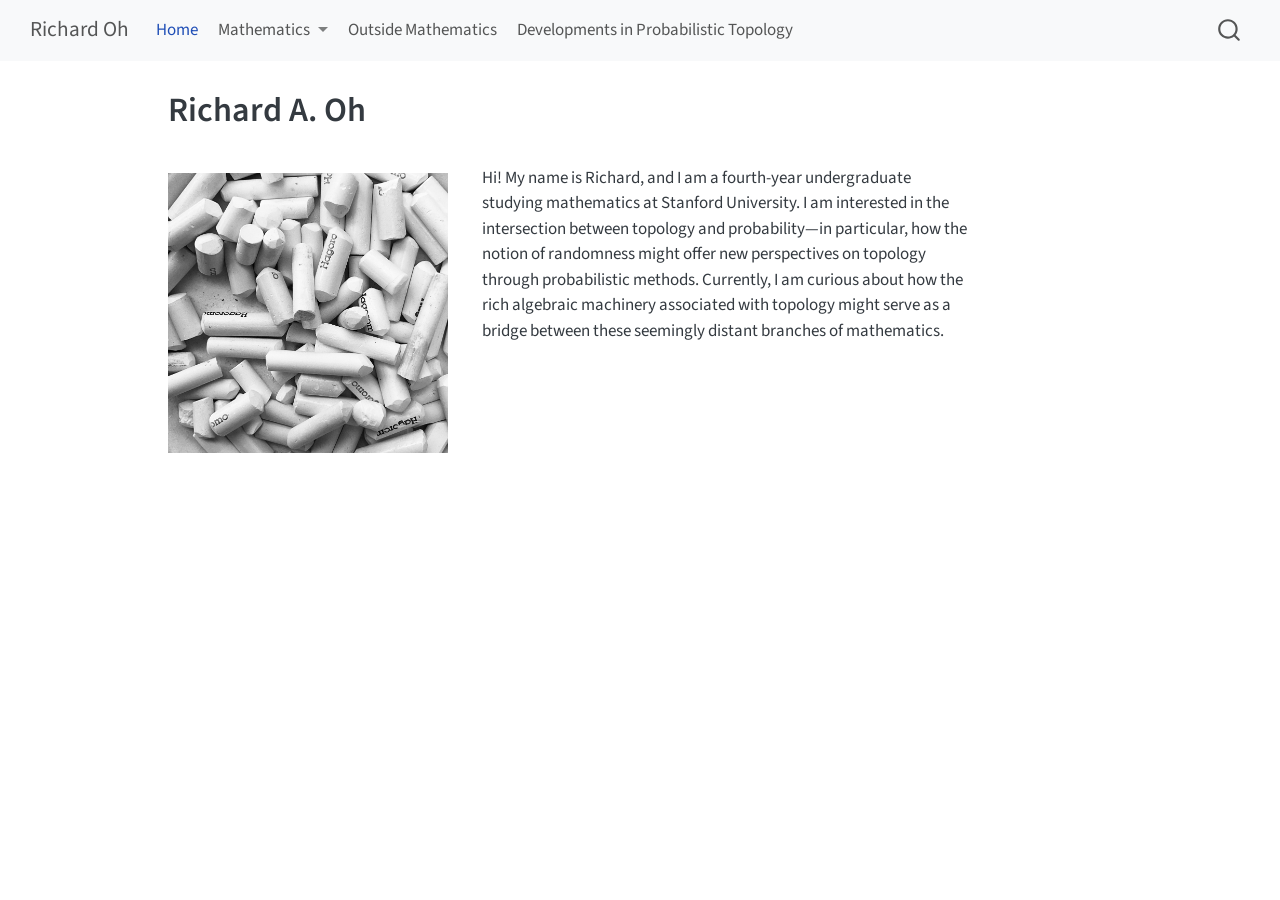
<file: index.html>
<!DOCTYPE html>
<html xmlns="http://www.w3.org/1999/xhtml" lang="en" xml:lang="en"><head>

<meta charset="utf-8">
<meta name="generator" content="quarto-1.10.18">

<meta name="viewport" content="width=device-width, initial-scale=1.0, user-scalable=yes">


<title>Richard A. Oh – Richard Oh</title>
<style>
/* Default styles provided by pandoc.
** See https://pandoc.org/MANUAL.html#variables-for-html for config info.
*/
span.smallcaps{font-variant: small-caps;}
div.columns{display: flex; gap: 1.5em;}
div.column{flex: auto;}
@media screen {
div.columns{gap: min(4vw, 1.5em);}
div.column{overflow-x: auto;}
}
div.hanging-indent{margin-left: 1.5em; text-indent: -1.5em;}
ul.task-list{list-style: none;}
ul.task-list li input[type="checkbox"] {
  width: 0.8em;
  margin: 0 0.8em 0.2em -1em; /* quarto-specific, see https://github.com/quarto-dev/quarto-cli/issues/4556 */ 
  vertical-align: middle;
}
</style>


<script src="site_libs/quarto-nav/quarto-nav.js"></script>
<script src="site_libs/quarto-nav/headroom.min.js"></script>
<script src="site_libs/clipboard/clipboard.min.js"></script>
<script src="site_libs/quarto-search/autocomplete.umd.js"></script>
<script src="site_libs/quarto-search/fuse.min.js"></script>
<script src="site_libs/quarto-search/quarto-search.js"></script>
<meta name="quarto:offset" content="./">
<script src="site_libs/quarto-html/quarto.js" type="module"></script>
<script src="site_libs/quarto-html/tabsets/tabsets.js" type="module"></script>
<script src="site_libs/quarto-html/popper.min.js"></script>
<script src="site_libs/quarto-html/tippy.umd.min.js"></script>
<script src="site_libs/quarto-html/anchor.min.js"></script>
<link href="site_libs/quarto-html/tippy.css" rel="stylesheet">
<link href="site_libs/quarto-html/quarto-syntax-highlighting-64a204ab8560d761af7679ceaba22944.css" rel="stylesheet" id="quarto-text-highlighting-styles">
<script src="site_libs/bootstrap/bootstrap.min.js"></script>
<link href="site_libs/bootstrap/bootstrap-icons.css" rel="stylesheet">
<link href="site_libs/bootstrap/bootstrap-d6784643d2aa0cf05399d1abddf4a704.min.css" rel="stylesheet" append-hash="true" id="quarto-bootstrap" data-mode="light">
<script id="quarto-search-options" type="application/json">{
  "location": "navbar",
  "copy-button": false,
  "collapse-after": 3,
  "panel-placement": "end",
  "type": "overlay",
  "limit": 50,
  "keyboard-shortcut": [
    "f",
    "/",
    "s"
  ],
  "show-item-context": false,
  "language": {
    "search-no-results-text": "No results",
    "search-matching-documents-text": "matching documents",
    "search-copy-link-title": "Copy link to search",
    "search-hide-matches-text": "Hide additional matches",
    "search-more-match-text": "more match in this document",
    "search-more-matches-text": "more matches in this document",
    "search-clear-button-title": "Clear",
    "search-text-placeholder": "",
    "search-detached-cancel-button-title": "Cancel",
    "search-submit-button-title": "Submit",
    "search-label": "Search"
  }
}</script>


<link rel="stylesheet" href="styles.css">
</head>

<body class="nav-fixed quarto-light">

<div id="quarto-search-results"></div>
  <header id="quarto-header" class="headroom fixed-top">
    <nav class="navbar navbar-expand-lg " data-bs-theme="dark">
      <div class="navbar-container container-fluid">
      <div class="navbar-brand-container mx-auto">
    <a class="navbar-brand" href="./index.html">
    <span class="navbar-title">Richard Oh</span>
    </a>
  </div>
            <div id="quarto-search" class="" title="Search"></div>
          <button class="navbar-toggler" type="button" data-bs-toggle="collapse" data-bs-target="#navbarCollapse" aria-controls="navbarCollapse" role="menu" aria-expanded="false" aria-label="Toggle navigation" onclick="if (window.quartoToggleHeadroom) { window.quartoToggleHeadroom(); }">
  <span class="navbar-toggler-icon"></span>
</button>
          <div class="collapse navbar-collapse" id="navbarCollapse">
            <ul class="navbar-nav navbar-nav-scroll me-auto">
  <li class="nav-item">
    <a class="nav-link active" href="./index.html" aria-current="page"> 
<span class="menu-text">Home</span></a>
  </li>  
  <li class="nav-item dropdown ">
    <a class="nav-link dropdown-toggle" href="#" id="nav-menu-mathematics" role="link" data-bs-toggle="dropdown" aria-expanded="false">
 <span class="menu-text">Mathematics</span>
    </a>
    <ul class="dropdown-menu" aria-labelledby="nav-menu-mathematics">    
        <li>
    <a class="dropdown-item" href="./mathematics/index.html">
 <span class="dropdown-text">Overview</span></a>
  </li>  
        <li>
    <a class="dropdown-item" href="./mathematics/investigations_and_projects.html">
 <span class="dropdown-text">Projects &amp; Personal Investigations</span></a>
  </li>  
        <li>
    <a class="dropdown-item" href="./mathematics/notes.html">
 <span class="dropdown-text">Various Notes</span></a>
  </li>  
    </ul>
  </li>
  <li class="nav-item">
    <a class="nav-link" href="./personal_interests.html"> 
<span class="menu-text">Outside Mathematics</span></a>
  </li>  
  <li class="nav-item">
    <a class="nav-link" href="./developments_probabilistic_topology.html"> 
<span class="menu-text">Developments in Probabilistic Topology</span></a>
  </li>  
</ul>
          </div> <!-- /navcollapse -->
            <div class="quarto-navbar-tools">
</div>
      </div> <!-- /container-fluid -->
    </nav>
</header>
<!-- content -->
<div id="quarto-content" class="quarto-container page-columns page-rows-contents page-layout-article page-navbar">
<!-- sidebar -->
<!-- margin-sidebar -->
    <div id="quarto-margin-sidebar" class="sidebar margin-sidebar zindex-bottom">
        
    </div>
<!-- main -->
<main class="content" id="quarto-document-content">

<header id="title-block-header" class="quarto-title-block default">
<div class="quarto-title">
<h1 class="title">Richard A. Oh</h1>
</div>



<div class="quarto-title-meta">

    
  
    
  </div>
  


</header>


<div class="home-profile">
<div class="home-profile-image">
<p><img src="images/Front_Profile.jpeg" class="img-fluid" alt="Front profile photo"></p>
</div>
<div class="home-profile-text">
<p>Hi! My name is Richard, and I am a fourth-year undergraduate studying mathematics at Stanford University. I am interested in the intersection between topology and probability—in particular, how the notion of randomness might offer new perspectives on topology through probabilistic methods. Currently, I am curious about how the rich algebraic machinery associated with topology might serve as a bridge between these seemingly distant branches of mathematics.</p>
</div>
</div>



</main> <!-- /main -->
<script id="quarto-html-after-body" type="application/javascript">
  window.document.addEventListener("DOMContentLoaded", function (event) {
    const icon = "";
    const anchorJS = new window.AnchorJS();
    anchorJS.options = {
      placement: 'right',
      icon: icon
    };
    anchorJS.add('.anchored');
    const isCodeAnnotation = (el) => {
      for (const clz of el.classList) {
        if (clz.startsWith('code-annotation-')) {                     
          return true;
        }
      }
      return false;
    }
    const onCopySuccess = function(e) {
      // button target
      const button = e.trigger;
      // don't keep focus
      button.blur();
      // flash "checked"
      button.classList.add('code-copy-button-checked');
      var currentTitle = button.getAttribute("title");
      button.setAttribute("title", "Copied!");
      let tooltip;
      if (window.bootstrap) {
        button.setAttribute("data-bs-toggle", "tooltip");
        button.setAttribute("data-bs-placement", "left");
        button.setAttribute("data-bs-title", "Copied!");
        tooltip = new bootstrap.Tooltip(button, 
          { trigger: "manual", 
            customClass: "code-copy-button-tooltip",
            offset: [0, -8]});
        tooltip.show();    
      }
      setTimeout(function() {
        if (tooltip) {
          tooltip.hide();
          button.removeAttribute("data-bs-title");
          button.removeAttribute("data-bs-toggle");
          button.removeAttribute("data-bs-placement");
        }
        button.setAttribute("title", currentTitle);
        button.classList.remove('code-copy-button-checked');
      }, 1000);
      // clear code selection
      e.clearSelection();
    }
    const getTextToCopy = function(trigger) {
      const outerScaffold = trigger.parentElement.cloneNode(true);
      const codeEl = outerScaffold.querySelector('code');
      for (const childEl of codeEl.children) {
        if (isCodeAnnotation(childEl)) {
          childEl.remove();
        }
      }
      return codeEl.innerText;
    }
    const clipboard = new window.ClipboardJS('.code-copy-button:not([data-in-quarto-modal])', {
      text: getTextToCopy
    });
    clipboard.on('success', onCopySuccess);
    if (window.document.getElementById('quarto-embedded-source-code-modal')) {
      const clipboardModal = new window.ClipboardJS('.code-copy-button[data-in-quarto-modal]', {
        text: getTextToCopy,
        container: window.document.getElementById('quarto-embedded-source-code-modal')
      });
      clipboardModal.on('success', onCopySuccess);
    }
      var localhostRegex = new RegExp(/^(?:http|https):\/\/localhost\:?[0-9]*\//);
      var mailtoRegex = new RegExp(/^mailto:/);
        var filterRegex = new RegExp("https:\/\/laytonandluke\.github\.io\/personal-website\/");
      var isInternal = (href) => {
          return filterRegex.test(href) || localhostRegex.test(href) || mailtoRegex.test(href);
      }
      // Inspect non-navigation links and adorn them if external
     var links = window.document.querySelectorAll('a[href]:not(.nav-link):not(.navbar-brand):not(.toc-action):not(.sidebar-link):not(.sidebar-item-toggle):not(.pagination-link):not(.no-external):not([aria-hidden]):not(.dropdown-item):not(.quarto-navigation-tool):not(.about-link)');
      for (var i=0; i<links.length; i++) {
        const link = links[i];
        if (!isInternal(link.href)) {
          // undo the damage that might have been done by quarto-nav.js in the case of
          // links that we want to consider external
          if (link.dataset.originalHref !== undefined) {
            link.href = link.dataset.originalHref;
          }
        }
      }
    function tippyHover(el, contentFn, onTriggerFn, onUntriggerFn) {
      const config = {
        allowHTML: true,
        maxWidth: 500,
        delay: 100,
        arrow: false,
        appendTo: function(el) {
            return el.parentElement;
        },
        interactive: true,
        interactiveBorder: 10,
        theme: 'quarto',
        placement: 'bottom-start',
      };
      if (contentFn) {
        config.content = contentFn;
      }
      if (onTriggerFn) {
        config.onTrigger = onTriggerFn;
      }
      if (onUntriggerFn) {
        config.onUntrigger = onUntriggerFn;
      }
      window.tippy(el, config); 
    }
    const noterefs = window.document.querySelectorAll('a[role="doc-noteref"]');
    for (var i=0; i<noterefs.length; i++) {
      const ref = noterefs[i];
      tippyHover(ref, function() {
        // use id or data attribute instead here
        let href = ref.getAttribute('data-footnote-href') || ref.getAttribute('href');
        try { href = new URL(href).hash; } catch {}
        const id = href.replace(/^#\/?/, "");
        const note = window.document.getElementById(id);
        if (note) {
          return note.innerHTML;
        } else {
          return "";
        }
      });
    }
    const xrefs = window.document.querySelectorAll('a.quarto-xref');
    const processXRef = (id, note) => {
      // Strip column container classes
      const stripColumnClz = (el) => {
        el.classList.remove("page-full", "page-columns");
        if (el.children) {
          for (const child of el.children) {
            stripColumnClz(child);
          }
        }
      }
      stripColumnClz(note)
      if (id === null || id.startsWith('sec-')) {
        // Special case sections, only their first couple elements
        const container = document.createElement("div");
        if (note.children && note.children.length > 2) {
          container.appendChild(note.children[0].cloneNode(true));
          for (let i = 1; i < note.children.length; i++) {
            const child = note.children[i];
            if (child.tagName === "P" && child.innerText === "") {
              continue;
            } else {
              container.appendChild(child.cloneNode(true));
              break;
            }
          }
          if (window.Quarto?.typesetMath) {
            window.Quarto.typesetMath(container);
          }
          return container.innerHTML
        } else {
          if (window.Quarto?.typesetMath) {
            window.Quarto.typesetMath(note);
          }
          return note.innerHTML;
        }
      } else {
        // Remove any anchor links if they are present
        const anchorLink = note.querySelector('a.anchorjs-link');
        if (anchorLink) {
          anchorLink.remove();
        }
        if (window.Quarto?.typesetMath) {
          window.Quarto.typesetMath(note);
        }
        if (note.classList.contains("callout")) {
          return note.outerHTML;
        } else {
          return note.innerHTML;
        }
      }
    }
    for (var i=0; i<xrefs.length; i++) {
      const xref = xrefs[i];
      tippyHover(xref, undefined, function(instance) {
        instance.disable();
        let url = xref.getAttribute('href');
        let hash = undefined; 
        if (url.startsWith('#')) {
          hash = url;
        } else {
          try { hash = new URL(url).hash; } catch {}
        }
        if (hash) {
          const id = hash.replace(/^#\/?/, "");
          const note = window.document.getElementById(id);
          if (note !== null) {
            try {
              const html = processXRef(id, note.cloneNode(true));
              instance.setContent(html);
            } finally {
              instance.enable();
              instance.show();
            }
          } else {
            // See if we can fetch this
            fetch(url.split('#')[0])
            .then(res => res.text())
            .then(html => {
              const parser = new DOMParser();
              const htmlDoc = parser.parseFromString(html, "text/html");
              const note = htmlDoc.getElementById(id);
              if (note !== null) {
                const html = processXRef(id, note);
                instance.setContent(html);
              } 
            }).finally(() => {
              instance.enable();
              instance.show();
            });
          }
        } else {
          // See if we can fetch a full url (with no hash to target)
          // This is a special case and we should probably do some content thinning / targeting
          fetch(url)
          .then(res => res.text())
          .then(html => {
            const parser = new DOMParser();
            const htmlDoc = parser.parseFromString(html, "text/html");
            const note = htmlDoc.querySelector('main.content');
            if (note !== null) {
              // This should only happen for chapter cross references
              // (since there is no id in the URL)
              // remove the first header
              if (note.children.length > 0 && note.children[0].tagName === "HEADER") {
                note.children[0].remove();
              }
              const html = processXRef(null, note);
              instance.setContent(html);
            } 
          }).finally(() => {
            instance.enable();
            instance.show();
          });
        }
      }, function(instance) {
      });
    }
        let selectedAnnoteEl;
        const selectorForAnnotation = ( cell, annotation) => {
          let cellAttr = 'data-code-cell="' + cell + '"';
          let lineAttr = 'data-code-annotation="' +  annotation + '"';
          const selector = 'span[' + cellAttr + '][' + lineAttr + ']';
          return selector;
        }
        const selectCodeLines = (annoteEl) => {
          const doc = window.document;
          const targetCell = annoteEl.getAttribute("data-target-cell");
          const targetAnnotation = annoteEl.getAttribute("data-target-annotation");
          const annoteSpan = window.document.querySelector(selectorForAnnotation(targetCell, targetAnnotation));
          const lines = annoteSpan.getAttribute("data-code-lines").split(",");
          const lineIds = lines.map((line) => {
            return targetCell + "-" + line;
          })
          let top = null;
          let height = null;
          let parent = null;
          if (lineIds.length > 0) {
              //compute the position of the single el (top and bottom and make a div)
              const el = window.document.getElementById(lineIds[0]);
              top = el.offsetTop;
              height = el.offsetHeight;
              parent = el.parentElement.parentElement;
            if (lineIds.length > 1) {
              const lastEl = window.document.getElementById(lineIds[lineIds.length - 1]);
              const bottom = lastEl.offsetTop + lastEl.offsetHeight;
              height = bottom - top;
            }
            if (top !== null && height !== null && parent !== null) {
              // cook up a div (if necessary) and position it 
              let div = window.document.getElementById("code-annotation-line-highlight");
              if (div === null) {
                div = window.document.createElement("div");
                div.setAttribute("id", "code-annotation-line-highlight");
                div.style.position = 'absolute';
                parent.appendChild(div);
              }
              div.style.top = top - 2 + "px";
              div.style.height = height + 4 + "px";
              div.style.left = 0;
              let gutterDiv = window.document.getElementById("code-annotation-line-highlight-gutter");
              if (gutterDiv === null) {
                gutterDiv = window.document.createElement("div");
                gutterDiv.setAttribute("id", "code-annotation-line-highlight-gutter");
                gutterDiv.style.position = 'absolute';
                const codeCell = window.document.getElementById(targetCell);
                const gutter = codeCell.querySelector('.code-annotation-gutter');
                gutter.appendChild(gutterDiv);
              }
              gutterDiv.style.top = top - 2 + "px";
              gutterDiv.style.height = height + 4 + "px";
            }
            selectedAnnoteEl = annoteEl;
          }
        };
        const unselectCodeLines = () => {
          const elementsIds = ["code-annotation-line-highlight", "code-annotation-line-highlight-gutter"];
          elementsIds.forEach((elId) => {
            const div = window.document.getElementById(elId);
            if (div) {
              div.remove();
            }
          });
          selectedAnnoteEl = undefined;
        };
          // Handle positioning of the toggle
      window.addEventListener(
        "resize",
        throttle(() => {
          elRect = undefined;
          if (selectedAnnoteEl) {
            selectCodeLines(selectedAnnoteEl);
          }
        }, 10)
      );
      function throttle(fn, ms) {
      let throttle = false;
      let timer;
        return (...args) => {
          if(!throttle) { // first call gets through
              fn.apply(this, args);
              throttle = true;
          } else { // all the others get throttled
              if(timer) clearTimeout(timer); // cancel #2
              timer = setTimeout(() => {
                fn.apply(this, args);
                timer = throttle = false;
              }, ms);
          }
        };
      }
        // Attach click handler to the DT
        const annoteDls = window.document.querySelectorAll('dt[data-target-cell]');
        for (const annoteDlNode of annoteDls) {
          annoteDlNode.addEventListener('click', (event) => {
            const clickedEl = event.target;
            if (clickedEl !== selectedAnnoteEl) {
              unselectCodeLines();
              const activeEl = window.document.querySelector('dt[data-target-cell].code-annotation-active');
              if (activeEl) {
                activeEl.classList.remove('code-annotation-active');
              }
              selectCodeLines(clickedEl);
              clickedEl.classList.add('code-annotation-active');
            } else {
              // Unselect the line
              unselectCodeLines();
              clickedEl.classList.remove('code-annotation-active');
            }
          });
        }
    const findCites = (el) => {
      const parentEl = el.parentElement;
      if (parentEl) {
        const cites = parentEl.dataset.cites;
        if (cites) {
          return {
            el,
            cites: cites.split(' ')
          };
        } else {
          return findCites(el.parentElement)
        }
      } else {
        return undefined;
      }
    };
    var bibliorefs = window.document.querySelectorAll('a[role="doc-biblioref"]');
    for (var i=0; i<bibliorefs.length; i++) {
      const ref = bibliorefs[i];
      const citeInfo = findCites(ref);
      if (citeInfo) {
        tippyHover(citeInfo.el, function() {
          var popup = window.document.createElement('div');
          citeInfo.cites.forEach(function(cite) {
            var citeDiv = window.document.createElement('div');
            citeDiv.classList.add('hanging-indent');
            citeDiv.classList.add('csl-entry');
            var biblioDiv = window.document.getElementById('ref-' + cite);
            if (biblioDiv) {
              citeDiv.innerHTML = biblioDiv.innerHTML;
            }
            popup.appendChild(citeDiv);
          });
          return popup.innerHTML;
        });
      }
    }
  });
  </script>
</div> <!-- /content -->




</body></html>
</file>
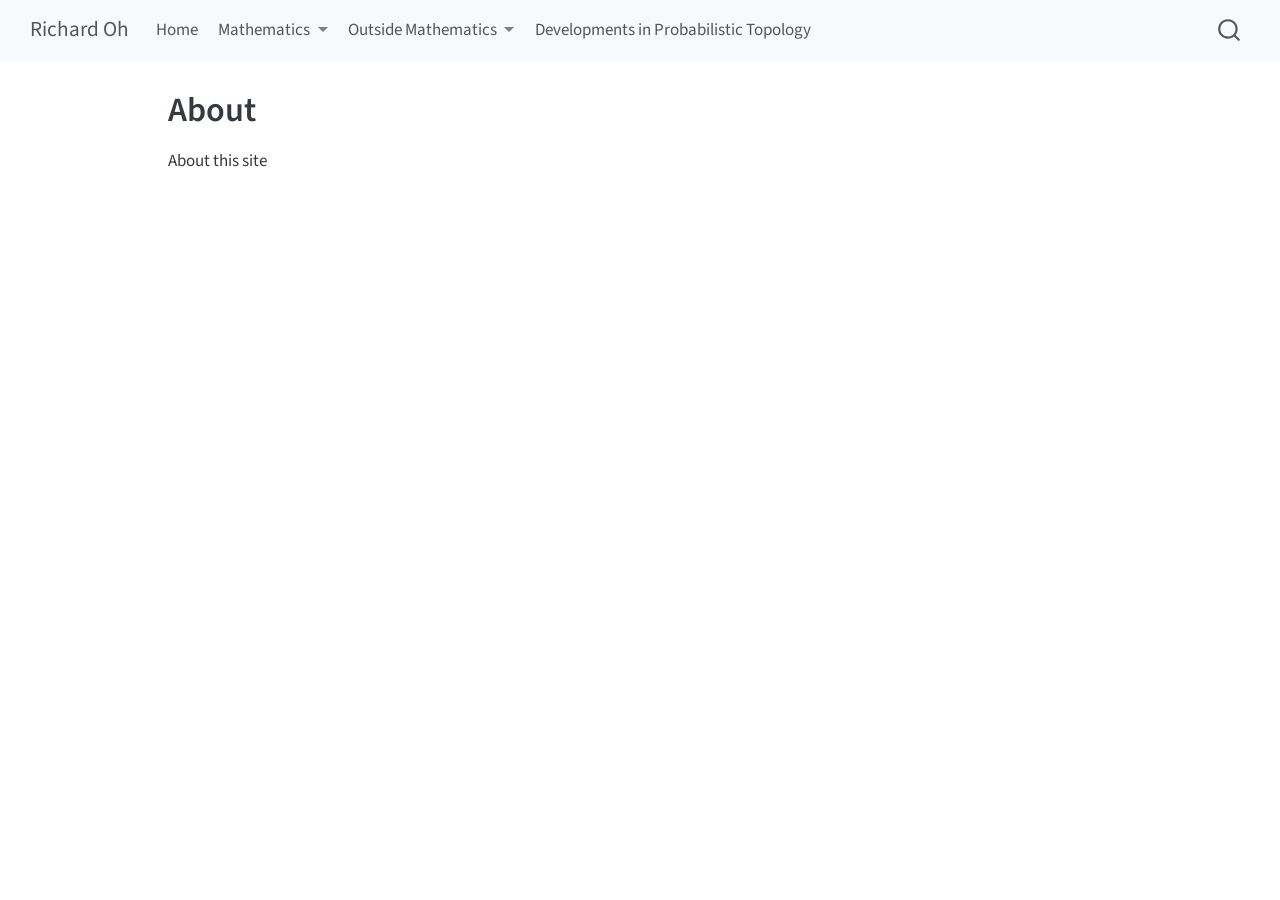
<file: about.html>
<!DOCTYPE html>
<html xmlns="http://www.w3.org/1999/xhtml" lang="en" xml:lang="en"><head>

<meta charset="utf-8">
<meta name="generator" content="quarto-1.10.18">

<meta name="viewport" content="width=device-width, initial-scale=1.0, user-scalable=yes">


<title>About – Richard Oh</title>
<style>
/* Default styles provided by pandoc.
** See https://pandoc.org/MANUAL.html#variables-for-html for config info.
*/
span.smallcaps{font-variant: small-caps;}
div.columns{display: flex; gap: 1.5em;}
div.column{flex: auto;}
@media screen {
div.columns{gap: min(4vw, 1.5em);}
div.column{overflow-x: auto;}
}
div.hanging-indent{margin-left: 1.5em; text-indent: -1.5em;}
ul.task-list{list-style: none;}
ul.task-list li input[type="checkbox"] {
  width: 0.8em;
  margin: 0 0.8em 0.2em -1em; /* quarto-specific, see https://github.com/quarto-dev/quarto-cli/issues/4556 */ 
  vertical-align: middle;
}
</style>


<script src="site_libs/quarto-nav/quarto-nav.js"></script>
<script src="site_libs/quarto-nav/headroom.min.js"></script>
<script src="site_libs/clipboard/clipboard.min.js"></script>
<script src="site_libs/quarto-search/autocomplete.umd.js"></script>
<script src="site_libs/quarto-search/fuse.min.js"></script>
<script src="site_libs/quarto-search/quarto-search.js"></script>
<meta name="quarto:offset" content="./">
<script src="site_libs/quarto-html/quarto.js" type="module"></script>
<script src="site_libs/quarto-html/tabsets/tabsets.js" type="module"></script>
<script src="site_libs/quarto-html/popper.min.js"></script>
<script src="site_libs/quarto-html/tippy.umd.min.js"></script>
<script src="site_libs/quarto-html/anchor.min.js"></script>
<link href="site_libs/quarto-html/tippy.css" rel="stylesheet">
<link href="site_libs/quarto-html/quarto-syntax-highlighting-64a204ab8560d761af7679ceaba22944.css" rel="stylesheet" id="quarto-text-highlighting-styles">
<script src="site_libs/bootstrap/bootstrap.min.js"></script>
<link href="site_libs/bootstrap/bootstrap-icons.css" rel="stylesheet">
<link href="site_libs/bootstrap/bootstrap-d6784643d2aa0cf05399d1abddf4a704.min.css" rel="stylesheet" append-hash="true" id="quarto-bootstrap" data-mode="light">
<script id="quarto-search-options" type="application/json">{
  "location": "navbar",
  "copy-button": false,
  "collapse-after": 3,
  "panel-placement": "end",
  "type": "overlay",
  "limit": 50,
  "keyboard-shortcut": [
    "f",
    "/",
    "s"
  ],
  "show-item-context": false,
  "language": {
    "search-no-results-text": "No results",
    "search-matching-documents-text": "matching documents",
    "search-copy-link-title": "Copy link to search",
    "search-hide-matches-text": "Hide additional matches",
    "search-more-match-text": "more match in this document",
    "search-more-matches-text": "more matches in this document",
    "search-clear-button-title": "Clear",
    "search-text-placeholder": "",
    "search-detached-cancel-button-title": "Cancel",
    "search-submit-button-title": "Submit",
    "search-label": "Search"
  }
}</script>


<link rel="stylesheet" href="styles.css">
</head>

<body class="nav-fixed quarto-light">

<div id="quarto-search-results"></div>
  <header id="quarto-header" class="headroom fixed-top">
    <nav class="navbar navbar-expand-lg " data-bs-theme="dark">
      <div class="navbar-container container-fluid">
      <div class="navbar-brand-container mx-auto">
    <a class="navbar-brand" href="./index.html">
    <span class="navbar-title">Richard Oh</span>
    </a>
  </div>
            <div id="quarto-search" class="" title="Search"></div>
          <button class="navbar-toggler" type="button" data-bs-toggle="collapse" data-bs-target="#navbarCollapse" aria-controls="navbarCollapse" role="menu" aria-expanded="false" aria-label="Toggle navigation" onclick="if (window.quartoToggleHeadroom) { window.quartoToggleHeadroom(); }">
  <span class="navbar-toggler-icon"></span>
</button>
          <div class="collapse navbar-collapse" id="navbarCollapse">
            <ul class="navbar-nav navbar-nav-scroll me-auto">
  <li class="nav-item">
    <a class="nav-link" href="./index.html"> 
<span class="menu-text">Home</span></a>
  </li>  
  <li class="nav-item dropdown ">
    <a class="nav-link dropdown-toggle" href="#" id="nav-menu-mathematics" role="link" data-bs-toggle="dropdown" aria-expanded="false">
 <span class="menu-text">Mathematics</span>
    </a>
    <ul class="dropdown-menu" aria-labelledby="nav-menu-mathematics">    
        <li>
    <a class="dropdown-item" href="./mathematics/index.html">
 <span class="dropdown-text">Overview</span></a>
  </li>  
        <li>
    <a class="dropdown-item" href="./mathematics/investigations_and_projects.html">
 <span class="dropdown-text">Projects &amp; Personal Investigations</span></a>
  </li>  
        <li>
    <a class="dropdown-item" href="./mathematics/notes.html">
 <span class="dropdown-text">Various Notes</span></a>
  </li>  
    </ul>
  </li>
  <li class="nav-item dropdown ">
    <a class="nav-link dropdown-toggle" href="#" id="nav-menu-outside-mathematics" role="link" data-bs-toggle="dropdown" aria-expanded="false">
 <span class="menu-text">Outside Mathematics</span>
    </a>
    <ul class="dropdown-menu" aria-labelledby="nav-menu-outside-mathematics">    
        <li>
    <a class="dropdown-item" href="./outside_mathematics/education.html">
 <span class="dropdown-text">Personal Note on Education</span></a>
  </li>  
        <li>
    <a class="dropdown-item" href="./outside_mathematics/personal_interests.html">
 <span class="dropdown-text">Personal Interests</span></a>
  </li>  
    </ul>
  </li>
  <li class="nav-item">
    <a class="nav-link" href="./developments_probabilistic_topology.html"> 
<span class="menu-text">Developments in Probabilistic Topology</span></a>
  </li>  
</ul>
          </div> <!-- /navcollapse -->
            <div class="quarto-navbar-tools">
</div>
      </div> <!-- /container-fluid -->
    </nav>
</header>
<!-- content -->
<div id="quarto-content" class="quarto-container page-columns page-rows-contents page-layout-article page-navbar">
<!-- sidebar -->
<!-- margin-sidebar -->
    <div id="quarto-margin-sidebar" class="sidebar margin-sidebar zindex-bottom">
        
    </div>
<!-- main -->
<main class="content" id="quarto-document-content">

<header id="title-block-header" class="quarto-title-block default">
<div class="quarto-title">
<h1 class="title">About</h1>
</div>



<div class="quarto-title-meta">

    
  
    
  </div>
  


</header>


<p>About this site</p>



</main> <!-- /main -->
<script id="quarto-html-after-body" type="application/javascript">
  window.document.addEventListener("DOMContentLoaded", function (event) {
    const icon = "";
    const anchorJS = new window.AnchorJS();
    anchorJS.options = {
      placement: 'right',
      icon: icon
    };
    anchorJS.add('.anchored');
    const isCodeAnnotation = (el) => {
      for (const clz of el.classList) {
        if (clz.startsWith('code-annotation-')) {                     
          return true;
        }
      }
      return false;
    }
    const onCopySuccess = function(e) {
      // button target
      const button = e.trigger;
      // don't keep focus
      button.blur();
      // flash "checked"
      button.classList.add('code-copy-button-checked');
      var currentTitle = button.getAttribute("title");
      button.setAttribute("title", "Copied!");
      let tooltip;
      if (window.bootstrap) {
        button.setAttribute("data-bs-toggle", "tooltip");
        button.setAttribute("data-bs-placement", "left");
        button.setAttribute("data-bs-title", "Copied!");
        tooltip = new bootstrap.Tooltip(button, 
          { trigger: "manual", 
            customClass: "code-copy-button-tooltip",
            offset: [0, -8]});
        tooltip.show();    
      }
      setTimeout(function() {
        if (tooltip) {
          tooltip.hide();
          button.removeAttribute("data-bs-title");
          button.removeAttribute("data-bs-toggle");
          button.removeAttribute("data-bs-placement");
        }
        button.setAttribute("title", currentTitle);
        button.classList.remove('code-copy-button-checked');
      }, 1000);
      // clear code selection
      e.clearSelection();
    }
    const getTextToCopy = function(trigger) {
      const outerScaffold = trigger.parentElement.cloneNode(true);
      const codeEl = outerScaffold.querySelector('code');
      for (const childEl of codeEl.children) {
        if (isCodeAnnotation(childEl)) {
          childEl.remove();
        }
      }
      return codeEl.innerText;
    }
    const clipboard = new window.ClipboardJS('.code-copy-button:not([data-in-quarto-modal])', {
      text: getTextToCopy
    });
    clipboard.on('success', onCopySuccess);
    if (window.document.getElementById('quarto-embedded-source-code-modal')) {
      const clipboardModal = new window.ClipboardJS('.code-copy-button[data-in-quarto-modal]', {
        text: getTextToCopy,
        container: window.document.getElementById('quarto-embedded-source-code-modal')
      });
      clipboardModal.on('success', onCopySuccess);
    }
      var localhostRegex = new RegExp(/^(?:http|https):\/\/localhost\:?[0-9]*\//);
      var mailtoRegex = new RegExp(/^mailto:/);
        var filterRegex = new RegExp("https:\/\/laytonandluke\.github\.io\/personal-website\/");
      var isInternal = (href) => {
          return filterRegex.test(href) || localhostRegex.test(href) || mailtoRegex.test(href);
      }
      // Inspect non-navigation links and adorn them if external
     var links = window.document.querySelectorAll('a[href]:not(.nav-link):not(.navbar-brand):not(.toc-action):not(.sidebar-link):not(.sidebar-item-toggle):not(.pagination-link):not(.no-external):not([aria-hidden]):not(.dropdown-item):not(.quarto-navigation-tool):not(.about-link)');
      for (var i=0; i<links.length; i++) {
        const link = links[i];
        if (!isInternal(link.href)) {
          // undo the damage that might have been done by quarto-nav.js in the case of
          // links that we want to consider external
          if (link.dataset.originalHref !== undefined) {
            link.href = link.dataset.originalHref;
          }
        }
      }
    function tippyHover(el, contentFn, onTriggerFn, onUntriggerFn) {
      const config = {
        allowHTML: true,
        maxWidth: 500,
        delay: 100,
        arrow: false,
        appendTo: function(el) {
            return el.parentElement;
        },
        interactive: true,
        interactiveBorder: 10,
        theme: 'quarto',
        placement: 'bottom-start',
      };
      if (contentFn) {
        config.content = contentFn;
      }
      if (onTriggerFn) {
        config.onTrigger = onTriggerFn;
      }
      if (onUntriggerFn) {
        config.onUntrigger = onUntriggerFn;
      }
      window.tippy(el, config); 
    }
    const noterefs = window.document.querySelectorAll('a[role="doc-noteref"]');
    for (var i=0; i<noterefs.length; i++) {
      const ref = noterefs[i];
      tippyHover(ref, function() {
        // use id or data attribute instead here
        let href = ref.getAttribute('data-footnote-href') || ref.getAttribute('href');
        try { href = new URL(href).hash; } catch {}
        const id = href.replace(/^#\/?/, "");
        const note = window.document.getElementById(id);
        if (note) {
          return note.innerHTML;
        } else {
          return "";
        }
      });
    }
    const xrefs = window.document.querySelectorAll('a.quarto-xref');
    const processXRef = (id, note) => {
      // Strip column container classes
      const stripColumnClz = (el) => {
        el.classList.remove("page-full", "page-columns");
        if (el.children) {
          for (const child of el.children) {
            stripColumnClz(child);
          }
        }
      }
      stripColumnClz(note)
      if (id === null || id.startsWith('sec-')) {
        // Special case sections, only their first couple elements
        const container = document.createElement("div");
        if (note.children && note.children.length > 2) {
          container.appendChild(note.children[0].cloneNode(true));
          for (let i = 1; i < note.children.length; i++) {
            const child = note.children[i];
            if (child.tagName === "P" && child.innerText === "") {
              continue;
            } else {
              container.appendChild(child.cloneNode(true));
              break;
            }
          }
          if (window.Quarto?.typesetMath) {
            window.Quarto.typesetMath(container);
          }
          return container.innerHTML
        } else {
          if (window.Quarto?.typesetMath) {
            window.Quarto.typesetMath(note);
          }
          return note.innerHTML;
        }
      } else {
        // Remove any anchor links if they are present
        const anchorLink = note.querySelector('a.anchorjs-link');
        if (anchorLink) {
          anchorLink.remove();
        }
        if (window.Quarto?.typesetMath) {
          window.Quarto.typesetMath(note);
        }
        if (note.classList.contains("callout")) {
          return note.outerHTML;
        } else {
          return note.innerHTML;
        }
      }
    }
    for (var i=0; i<xrefs.length; i++) {
      const xref = xrefs[i];
      tippyHover(xref, undefined, function(instance) {
        instance.disable();
        let url = xref.getAttribute('href');
        let hash = undefined; 
        if (url.startsWith('#')) {
          hash = url;
        } else {
          try { hash = new URL(url).hash; } catch {}
        }
        if (hash) {
          const id = hash.replace(/^#\/?/, "");
          const note = window.document.getElementById(id);
          if (note !== null) {
            try {
              const html = processXRef(id, note.cloneNode(true));
              instance.setContent(html);
            } finally {
              instance.enable();
              instance.show();
            }
          } else {
            // See if we can fetch this
            fetch(url.split('#')[0])
            .then(res => res.text())
            .then(html => {
              const parser = new DOMParser();
              const htmlDoc = parser.parseFromString(html, "text/html");
              const note = htmlDoc.getElementById(id);
              if (note !== null) {
                const html = processXRef(id, note);
                instance.setContent(html);
              } 
            }).finally(() => {
              instance.enable();
              instance.show();
            });
          }
        } else {
          // See if we can fetch a full url (with no hash to target)
          // This is a special case and we should probably do some content thinning / targeting
          fetch(url)
          .then(res => res.text())
          .then(html => {
            const parser = new DOMParser();
            const htmlDoc = parser.parseFromString(html, "text/html");
            const note = htmlDoc.querySelector('main.content');
            if (note !== null) {
              // This should only happen for chapter cross references
              // (since there is no id in the URL)
              // remove the first header
              if (note.children.length > 0 && note.children[0].tagName === "HEADER") {
                note.children[0].remove();
              }
              const html = processXRef(null, note);
              instance.setContent(html);
            } 
          }).finally(() => {
            instance.enable();
            instance.show();
          });
        }
      }, function(instance) {
      });
    }
        let selectedAnnoteEl;
        const selectorForAnnotation = ( cell, annotation) => {
          let cellAttr = 'data-code-cell="' + cell + '"';
          let lineAttr = 'data-code-annotation="' +  annotation + '"';
          const selector = 'span[' + cellAttr + '][' + lineAttr + ']';
          return selector;
        }
        const selectCodeLines = (annoteEl) => {
          const doc = window.document;
          const targetCell = annoteEl.getAttribute("data-target-cell");
          const targetAnnotation = annoteEl.getAttribute("data-target-annotation");
          const annoteSpan = window.document.querySelector(selectorForAnnotation(targetCell, targetAnnotation));
          const lines = annoteSpan.getAttribute("data-code-lines").split(",");
          const lineIds = lines.map((line) => {
            return targetCell + "-" + line;
          })
          let top = null;
          let height = null;
          let parent = null;
          if (lineIds.length > 0) {
              //compute the position of the single el (top and bottom and make a div)
              const el = window.document.getElementById(lineIds[0]);
              top = el.offsetTop;
              height = el.offsetHeight;
              parent = el.parentElement.parentElement;
            if (lineIds.length > 1) {
              const lastEl = window.document.getElementById(lineIds[lineIds.length - 1]);
              const bottom = lastEl.offsetTop + lastEl.offsetHeight;
              height = bottom - top;
            }
            if (top !== null && height !== null && parent !== null) {
              // cook up a div (if necessary) and position it 
              let div = window.document.getElementById("code-annotation-line-highlight");
              if (div === null) {
                div = window.document.createElement("div");
                div.setAttribute("id", "code-annotation-line-highlight");
                div.style.position = 'absolute';
                parent.appendChild(div);
              }
              div.style.top = top - 2 + "px";
              div.style.height = height + 4 + "px";
              div.style.left = 0;
              let gutterDiv = window.document.getElementById("code-annotation-line-highlight-gutter");
              if (gutterDiv === null) {
                gutterDiv = window.document.createElement("div");
                gutterDiv.setAttribute("id", "code-annotation-line-highlight-gutter");
                gutterDiv.style.position = 'absolute';
                const codeCell = window.document.getElementById(targetCell);
                const gutter = codeCell.querySelector('.code-annotation-gutter');
                gutter.appendChild(gutterDiv);
              }
              gutterDiv.style.top = top - 2 + "px";
              gutterDiv.style.height = height + 4 + "px";
            }
            selectedAnnoteEl = annoteEl;
          }
        };
        const unselectCodeLines = () => {
          const elementsIds = ["code-annotation-line-highlight", "code-annotation-line-highlight-gutter"];
          elementsIds.forEach((elId) => {
            const div = window.document.getElementById(elId);
            if (div) {
              div.remove();
            }
          });
          selectedAnnoteEl = undefined;
        };
          // Handle positioning of the toggle
      window.addEventListener(
        "resize",
        throttle(() => {
          elRect = undefined;
          if (selectedAnnoteEl) {
            selectCodeLines(selectedAnnoteEl);
          }
        }, 10)
      );
      function throttle(fn, ms) {
      let throttle = false;
      let timer;
        return (...args) => {
          if(!throttle) { // first call gets through
              fn.apply(this, args);
              throttle = true;
          } else { // all the others get throttled
              if(timer) clearTimeout(timer); // cancel #2
              timer = setTimeout(() => {
                fn.apply(this, args);
                timer = throttle = false;
              }, ms);
          }
        };
      }
        // Attach click handler to the DT
        const annoteDls = window.document.querySelectorAll('dt[data-target-cell]');
        for (const annoteDlNode of annoteDls) {
          annoteDlNode.addEventListener('click', (event) => {
            const clickedEl = event.target;
            if (clickedEl !== selectedAnnoteEl) {
              unselectCodeLines();
              const activeEl = window.document.querySelector('dt[data-target-cell].code-annotation-active');
              if (activeEl) {
                activeEl.classList.remove('code-annotation-active');
              }
              selectCodeLines(clickedEl);
              clickedEl.classList.add('code-annotation-active');
            } else {
              // Unselect the line
              unselectCodeLines();
              clickedEl.classList.remove('code-annotation-active');
            }
          });
        }
    const findCites = (el) => {
      const parentEl = el.parentElement;
      if (parentEl) {
        const cites = parentEl.dataset.cites;
        if (cites) {
          return {
            el,
            cites: cites.split(' ')
          };
        } else {
          return findCites(el.parentElement)
        }
      } else {
        return undefined;
      }
    };
    var bibliorefs = window.document.querySelectorAll('a[role="doc-biblioref"]');
    for (var i=0; i<bibliorefs.length; i++) {
      const ref = bibliorefs[i];
      const citeInfo = findCites(ref);
      if (citeInfo) {
        tippyHover(citeInfo.el, function() {
          var popup = window.document.createElement('div');
          citeInfo.cites.forEach(function(cite) {
            var citeDiv = window.document.createElement('div');
            citeDiv.classList.add('hanging-indent');
            citeDiv.classList.add('csl-entry');
            var biblioDiv = window.document.getElementById('ref-' + cite);
            if (biblioDiv) {
              citeDiv.innerHTML = biblioDiv.innerHTML;
            }
            popup.appendChild(citeDiv);
          });
          return popup.innerHTML;
        });
      }
    }
  });
  </script>
</div> <!-- /content -->




</body></html>
</file>
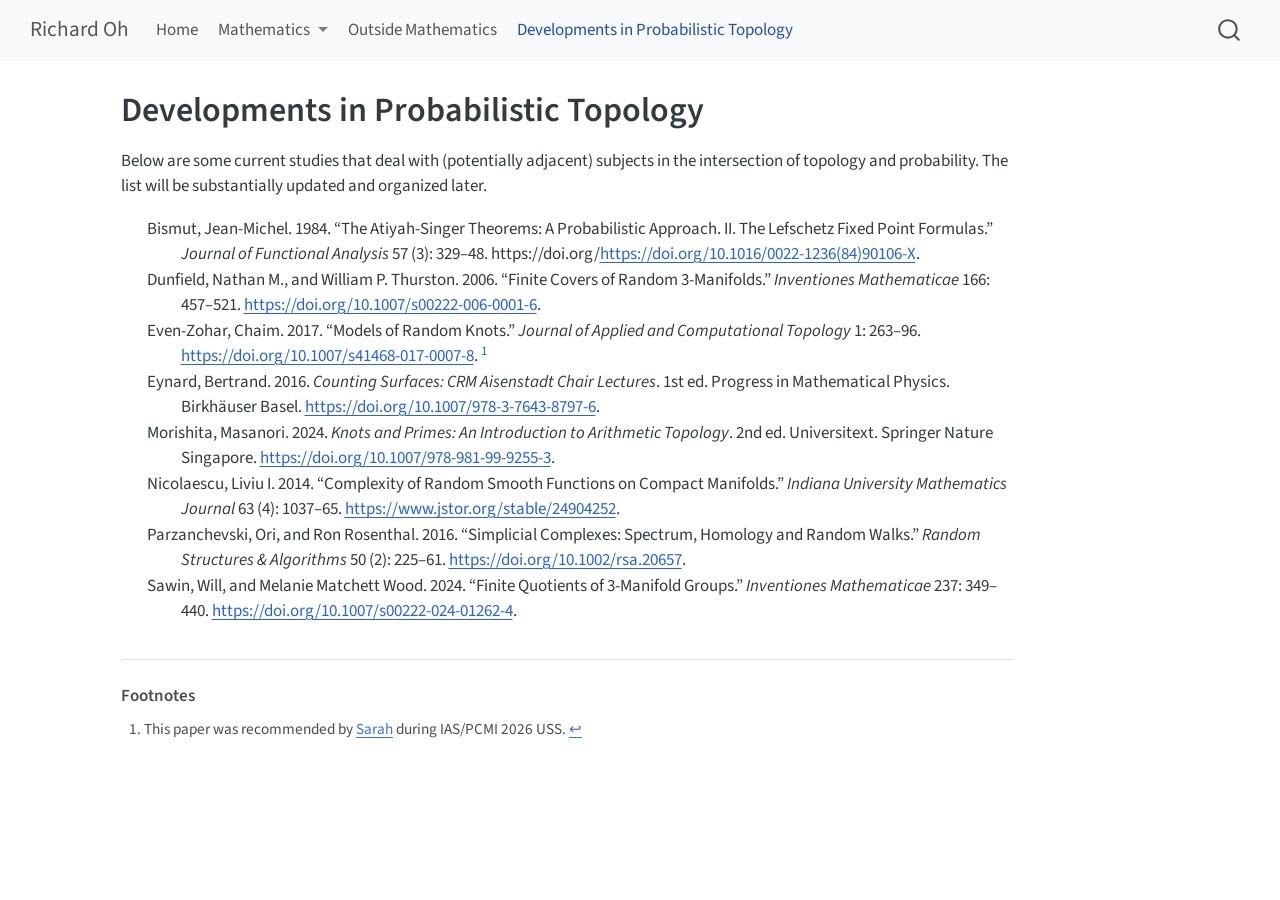
<file: developments_probabilistic_topology.html>
<!DOCTYPE html>
<html xmlns="http://www.w3.org/1999/xhtml" lang="en" xml:lang="en"><head>

<meta charset="utf-8">
<meta name="generator" content="quarto-1.10.18">

<meta name="viewport" content="width=device-width, initial-scale=1.0, user-scalable=yes">


<title>Developments in Probabilistic Topology – Richard Oh</title>
<style>
/* Default styles provided by pandoc.
** See https://pandoc.org/MANUAL.html#variables-for-html for config info.
*/
span.smallcaps{font-variant: small-caps;}
div.columns{display: flex; gap: 1.5em;}
div.column{flex: auto;}
@media screen {
div.columns{gap: min(4vw, 1.5em);}
div.column{overflow-x: auto;}
}
div.hanging-indent{margin-left: 1.5em; text-indent: -1.5em;}
ul.task-list{list-style: none;}
ul.task-list li input[type="checkbox"] {
  width: 0.8em;
  margin: 0 0.8em 0.2em -1em; /* quarto-specific, see https://github.com/quarto-dev/quarto-cli/issues/4556 */ 
  vertical-align: middle;
}
/* CSS for citations */
div.csl-bib-body { }
div.csl-entry {
  clear: both;
}
.hanging-indent div.csl-entry {
  margin-left:2em;
  text-indent:-2em;
}
div.csl-left-margin {
  min-width:2em;
  float:left;
}
div.csl-right-inline {
  margin-left:2em;
  padding-left:1em;
}
div.csl-indent {
  margin-left: 2em;
}</style>


<script src="site_libs/quarto-nav/quarto-nav.js"></script>
<script src="site_libs/quarto-nav/headroom.min.js"></script>
<script src="site_libs/clipboard/clipboard.min.js"></script>
<script src="site_libs/quarto-search/autocomplete.umd.js"></script>
<script src="site_libs/quarto-search/fuse.min.js"></script>
<script src="site_libs/quarto-search/quarto-search.js"></script>
<meta name="quarto:offset" content="./">
<script src="site_libs/quarto-html/quarto.js" type="module"></script>
<script src="site_libs/quarto-html/tabsets/tabsets.js" type="module"></script>
<script src="site_libs/quarto-html/popper.min.js"></script>
<script src="site_libs/quarto-html/tippy.umd.min.js"></script>
<script src="site_libs/quarto-html/anchor.min.js"></script>
<link href="site_libs/quarto-html/tippy.css" rel="stylesheet">
<link href="site_libs/quarto-html/quarto-syntax-highlighting-64a204ab8560d761af7679ceaba22944.css" rel="stylesheet" id="quarto-text-highlighting-styles">
<script src="site_libs/bootstrap/bootstrap.min.js"></script>
<link href="site_libs/bootstrap/bootstrap-icons.css" rel="stylesheet">
<link href="site_libs/bootstrap/bootstrap-31e76de15e0ec8ecd6291008ffe35c47.min.css" rel="stylesheet" append-hash="true" id="quarto-bootstrap" data-mode="light">
<script id="quarto-search-options" type="application/json">{
  "location": "navbar",
  "copy-button": false,
  "collapse-after": 3,
  "panel-placement": "end",
  "type": "overlay",
  "limit": 50,
  "keyboard-shortcut": [
    "f",
    "/",
    "s"
  ],
  "show-item-context": false,
  "language": {
    "search-no-results-text": "No results",
    "search-matching-documents-text": "matching documents",
    "search-copy-link-title": "Copy link to search",
    "search-hide-matches-text": "Hide additional matches",
    "search-more-match-text": "more match in this document",
    "search-more-matches-text": "more matches in this document",
    "search-clear-button-title": "Clear",
    "search-text-placeholder": "",
    "search-detached-cancel-button-title": "Cancel",
    "search-submit-button-title": "Submit",
    "search-label": "Search"
  }
}</script>


<link rel="stylesheet" href="styles.css">
</head>

<body class="nav-fixed quarto-light">

<div id="quarto-search-results"></div>
  <header id="quarto-header" class="headroom fixed-top">
    <nav class="navbar navbar-expand-lg " data-bs-theme="dark">
      <div class="navbar-container container-fluid">
      <div class="navbar-brand-container mx-auto">
    <a class="navbar-brand" href="./index.html">
    <span class="navbar-title">Richard Oh</span>
    </a>
  </div>
            <div id="quarto-search" class="" title="Search"></div>
          <button class="navbar-toggler" type="button" data-bs-toggle="collapse" data-bs-target="#navbarCollapse" aria-controls="navbarCollapse" role="menu" aria-expanded="false" aria-label="Toggle navigation" onclick="if (window.quartoToggleHeadroom) { window.quartoToggleHeadroom(); }">
  <span class="navbar-toggler-icon"></span>
</button>
          <div class="collapse navbar-collapse" id="navbarCollapse">
            <ul class="navbar-nav navbar-nav-scroll me-auto">
  <li class="nav-item">
    <a class="nav-link" href="./index.html"> 
<span class="menu-text">Home</span></a>
  </li>  
  <li class="nav-item dropdown ">
    <a class="nav-link dropdown-toggle" href="#" id="nav-menu-mathematics" role="link" data-bs-toggle="dropdown" aria-expanded="false">
 <span class="menu-text">Mathematics</span>
    </a>
    <ul class="dropdown-menu" aria-labelledby="nav-menu-mathematics">    
        <li>
    <a class="dropdown-item" href="./mathematics/index.html">
 <span class="dropdown-text">Overview</span></a>
  </li>  
        <li>
    <a class="dropdown-item" href="./mathematics/investigations_and_projects.html">
 <span class="dropdown-text">Projects &amp; Personal Investigations</span></a>
  </li>  
        <li>
    <a class="dropdown-item" href="./mathematics/notes.html">
 <span class="dropdown-text">Various Notes</span></a>
  </li>  
    </ul>
  </li>
  <li class="nav-item">
    <a class="nav-link" href="./personal_interests.html"> 
<span class="menu-text">Outside Mathematics</span></a>
  </li>  
  <li class="nav-item">
    <a class="nav-link active" href="./developments_probabilistic_topology.html" aria-current="page"> 
<span class="menu-text">Developments in Probabilistic Topology</span></a>
  </li>  
</ul>
          </div> <!-- /navcollapse -->
            <div class="quarto-navbar-tools">
</div>
      </div> <!-- /container-fluid -->
    </nav>
</header>
<!-- content -->
<div id="quarto-content" class="quarto-container page-columns page-rows-contents page-layout-article page-navbar">
<!-- sidebar -->
<!-- margin-sidebar -->
    <div id="quarto-margin-sidebar" class="sidebar margin-sidebar zindex-bottom">
        
    </div>
<!-- main -->
<main class="content" id="quarto-document-content">

<header id="title-block-header" class="quarto-title-block default">
<div class="quarto-title">
<h1 class="title">Developments in Probabilistic Topology</h1>
</div>



<div class="quarto-title-meta">

    
  
    
  </div>
  


</header>


<p>Below are some current studies that deal with (potentially adjacent) subjects in the intersection of topology and probability. The list will be substantially updated and organized later.</p>
<div id="refs" class="references csl-bib-body hanging-indent" role="list">
<div id="ref-BISMUT1984329" class="csl-entry" role="listitem">
Bismut, Jean-Michel. 1984. <span>“The Atiyah-Singer Theorems: A Probabilistic Approach. II. The Lefschetz Fixed Point Formulas.”</span> <em>Journal of Functional Analysis</em> 57 (3): 329–48. https://doi.org/<a href="https://doi.org/10.1016/0022-1236(84)90106-X">https://doi.org/10.1016/0022-1236(84)90106-X</a>.
</div>
<div id="ref-dunfield2006finitecovers" class="csl-entry" role="listitem">
Dunfield, Nathan M., and William P. Thurston. 2006. <span>“Finite Covers of Random 3-Manifolds.”</span> <em>Inventiones Mathematicae</em> 166: 457–521. <a href="https://doi.org/10.1007/s00222-006-0001-6">https://doi.org/10.1007/s00222-006-0001-6</a>.
</div>
<div id="ref-evenzohar2017modelsofrandomknots" class="csl-entry" role="listitem">
Even-Zohar, Chaim. 2017. <span>“Models of Random Knots.”</span> <em>Journal of Applied and Computational Topology</em> 1: 263–96. <a href="https://doi.org/10.1007/s41468-017-0007-8">https://doi.org/10.1007/s41468-017-0007-8</a>.
</div>
<div id="ref-eynard2016countingsurfaces" class="csl-entry" role="listitem">
Eynard, Bertrand. 2016. <em>Counting Surfaces: CRM Aisenstadt Chair Lectures</em>. 1st ed. Progress in Mathematical Physics. Birkh<span>ä</span>user Basel. <a href="https://doi.org/10.1007/978-3-7643-8797-6">https://doi.org/10.1007/978-3-7643-8797-6</a>.
</div>
<div id="ref-morishita2024knotsandprimes" class="csl-entry" role="listitem">
Morishita, Masanori. 2024. <em>Knots and Primes: An Introduction to Arithmetic Topology</em>. 2nd ed. Universitext. Springer Nature Singapore. <a href="https://doi.org/10.1007/978-981-99-9255-3">https://doi.org/10.1007/978-981-99-9255-3</a>.
</div>
<div id="ref-nicolaescu2014complexity" class="csl-entry" role="listitem">
Nicolaescu, Liviu I. 2014. <span>“Complexity of Random Smooth Functions on Compact Manifolds.”</span> <em>Indiana University Mathematics Journal</em> 63 (4): 1037–65. <a href="https://www.jstor.org/stable/24904252">https://www.jstor.org/stable/24904252</a>.
</div>
<div id="ref-Parzanchevski_2016" class="csl-entry" role="listitem">
Parzanchevski, Ori, and Ron Rosenthal. 2016. <span>“Simplicial Complexes: Spectrum, Homology and Random Walks.”</span> <em>Random Structures &amp; Algorithms</em> 50 (2): 225–61. <a href="https://doi.org/10.1002/rsa.20657">https://doi.org/10.1002/rsa.20657</a>.
</div>
<div id="ref-sawin2024finitequotients" class="csl-entry" role="listitem">
Sawin, Will, and Melanie Matchett Wood. 2024. <span>“Finite Quotients of 3-Manifold Groups.”</span> <em>Inventiones Mathematicae</em> 237: 349–440. <a href="https://doi.org/10.1007/s00222-024-01262-4">https://doi.org/10.1007/s00222-024-01262-4</a>.
</div>
</div>
<div id="random-knots-footnote-source">
<p><a href="#fn1" class="footnote-ref" id="fnref1" role="doc-noteref"><sup>1</sup></a></p>
</div>
<script>
document.addEventListener("DOMContentLoaded", function () {
  const footnote = document.querySelector(
    "#random-knots-footnote-source a.footnote-ref"
  );

  const reference = document.getElementById(
    "ref-evenzohar2017modelsofrandomknots"
  );

  if (footnote && reference) {
    reference.appendChild(document.createTextNode(" "));
    reference.appendChild(footnote);
  }
});
</script>




<div id="quarto-appendix" class="default"><section id="footnotes" class="footnotes footnotes-end-of-document" role="doc-endnotes"><h2 class="anchored quarto-appendix-heading">Footnotes</h2>

<ol>
<li id="fn1"><p>This paper was recommended by <a href="https://seblackwell.com/">Sarah</a> during IAS/PCMI 2026 USS.<a href="#fnref1" class="footnote-back" role="doc-backlink">↩︎</a></p></li>
</ol>
</section></div></main> <!-- /main -->
<script id="quarto-html-after-body" type="application/javascript">
  window.document.addEventListener("DOMContentLoaded", function (event) {
    const icon = "";
    const anchorJS = new window.AnchorJS();
    anchorJS.options = {
      placement: 'right',
      icon: icon
    };
    anchorJS.add('.anchored');
    const isCodeAnnotation = (el) => {
      for (const clz of el.classList) {
        if (clz.startsWith('code-annotation-')) {                     
          return true;
        }
      }
      return false;
    }
    const onCopySuccess = function(e) {
      // button target
      const button = e.trigger;
      // don't keep focus
      button.blur();
      // flash "checked"
      button.classList.add('code-copy-button-checked');
      var currentTitle = button.getAttribute("title");
      button.setAttribute("title", "Copied!");
      let tooltip;
      if (window.bootstrap) {
        button.setAttribute("data-bs-toggle", "tooltip");
        button.setAttribute("data-bs-placement", "left");
        button.setAttribute("data-bs-title", "Copied!");
        tooltip = new bootstrap.Tooltip(button, 
          { trigger: "manual", 
            customClass: "code-copy-button-tooltip",
            offset: [0, -8]});
        tooltip.show();    
      }
      setTimeout(function() {
        if (tooltip) {
          tooltip.hide();
          button.removeAttribute("data-bs-title");
          button.removeAttribute("data-bs-toggle");
          button.removeAttribute("data-bs-placement");
        }
        button.setAttribute("title", currentTitle);
        button.classList.remove('code-copy-button-checked');
      }, 1000);
      // clear code selection
      e.clearSelection();
    }
    const getTextToCopy = function(trigger) {
      const outerScaffold = trigger.parentElement.cloneNode(true);
      const codeEl = outerScaffold.querySelector('code');
      for (const childEl of codeEl.children) {
        if (isCodeAnnotation(childEl)) {
          childEl.remove();
        }
      }
      return codeEl.innerText;
    }
    const clipboard = new window.ClipboardJS('.code-copy-button:not([data-in-quarto-modal])', {
      text: getTextToCopy
    });
    clipboard.on('success', onCopySuccess);
    if (window.document.getElementById('quarto-embedded-source-code-modal')) {
      const clipboardModal = new window.ClipboardJS('.code-copy-button[data-in-quarto-modal]', {
        text: getTextToCopy,
        container: window.document.getElementById('quarto-embedded-source-code-modal')
      });
      clipboardModal.on('success', onCopySuccess);
    }
      var localhostRegex = new RegExp(/^(?:http|https):\/\/localhost\:?[0-9]*\//);
      var mailtoRegex = new RegExp(/^mailto:/);
        var filterRegex = new RegExp("https:\/\/laytonandluke\.github\.io\/personal-website\/");
      var isInternal = (href) => {
          return filterRegex.test(href) || localhostRegex.test(href) || mailtoRegex.test(href);
      }
      // Inspect non-navigation links and adorn them if external
     var links = window.document.querySelectorAll('a[href]:not(.nav-link):not(.navbar-brand):not(.toc-action):not(.sidebar-link):not(.sidebar-item-toggle):not(.pagination-link):not(.no-external):not([aria-hidden]):not(.dropdown-item):not(.quarto-navigation-tool):not(.about-link)');
      for (var i=0; i<links.length; i++) {
        const link = links[i];
        if (!isInternal(link.href)) {
          // undo the damage that might have been done by quarto-nav.js in the case of
          // links that we want to consider external
          if (link.dataset.originalHref !== undefined) {
            link.href = link.dataset.originalHref;
          }
        }
      }
    function tippyHover(el, contentFn, onTriggerFn, onUntriggerFn) {
      const config = {
        allowHTML: true,
        maxWidth: 500,
        delay: 100,
        arrow: false,
        appendTo: function(el) {
            return el.parentElement;
        },
        interactive: true,
        interactiveBorder: 10,
        theme: 'quarto',
        placement: 'bottom-start',
      };
      if (contentFn) {
        config.content = contentFn;
      }
      if (onTriggerFn) {
        config.onTrigger = onTriggerFn;
      }
      if (onUntriggerFn) {
        config.onUntrigger = onUntriggerFn;
      }
      window.tippy(el, config); 
    }
    const noterefs = window.document.querySelectorAll('a[role="doc-noteref"]');
    for (var i=0; i<noterefs.length; i++) {
      const ref = noterefs[i];
      tippyHover(ref, function() {
        // use id or data attribute instead here
        let href = ref.getAttribute('data-footnote-href') || ref.getAttribute('href');
        try { href = new URL(href).hash; } catch {}
        const id = href.replace(/^#\/?/, "");
        const note = window.document.getElementById(id);
        if (note) {
          return note.innerHTML;
        } else {
          return "";
        }
      });
    }
    const xrefs = window.document.querySelectorAll('a.quarto-xref');
    const processXRef = (id, note) => {
      // Strip column container classes
      const stripColumnClz = (el) => {
        el.classList.remove("page-full", "page-columns");
        if (el.children) {
          for (const child of el.children) {
            stripColumnClz(child);
          }
        }
      }
      stripColumnClz(note)
      if (id === null || id.startsWith('sec-')) {
        // Special case sections, only their first couple elements
        const container = document.createElement("div");
        if (note.children && note.children.length > 2) {
          container.appendChild(note.children[0].cloneNode(true));
          for (let i = 1; i < note.children.length; i++) {
            const child = note.children[i];
            if (child.tagName === "P" && child.innerText === "") {
              continue;
            } else {
              container.appendChild(child.cloneNode(true));
              break;
            }
          }
          if (window.Quarto?.typesetMath) {
            window.Quarto.typesetMath(container);
          }
          return container.innerHTML
        } else {
          if (window.Quarto?.typesetMath) {
            window.Quarto.typesetMath(note);
          }
          return note.innerHTML;
        }
      } else {
        // Remove any anchor links if they are present
        const anchorLink = note.querySelector('a.anchorjs-link');
        if (anchorLink) {
          anchorLink.remove();
        }
        if (window.Quarto?.typesetMath) {
          window.Quarto.typesetMath(note);
        }
        if (note.classList.contains("callout")) {
          return note.outerHTML;
        } else {
          return note.innerHTML;
        }
      }
    }
    for (var i=0; i<xrefs.length; i++) {
      const xref = xrefs[i];
      tippyHover(xref, undefined, function(instance) {
        instance.disable();
        let url = xref.getAttribute('href');
        let hash = undefined; 
        if (url.startsWith('#')) {
          hash = url;
        } else {
          try { hash = new URL(url).hash; } catch {}
        }
        if (hash) {
          const id = hash.replace(/^#\/?/, "");
          const note = window.document.getElementById(id);
          if (note !== null) {
            try {
              const html = processXRef(id, note.cloneNode(true));
              instance.setContent(html);
            } finally {
              instance.enable();
              instance.show();
            }
          } else {
            // See if we can fetch this
            fetch(url.split('#')[0])
            .then(res => res.text())
            .then(html => {
              const parser = new DOMParser();
              const htmlDoc = parser.parseFromString(html, "text/html");
              const note = htmlDoc.getElementById(id);
              if (note !== null) {
                const html = processXRef(id, note);
                instance.setContent(html);
              } 
            }).finally(() => {
              instance.enable();
              instance.show();
            });
          }
        } else {
          // See if we can fetch a full url (with no hash to target)
          // This is a special case and we should probably do some content thinning / targeting
          fetch(url)
          .then(res => res.text())
          .then(html => {
            const parser = new DOMParser();
            const htmlDoc = parser.parseFromString(html, "text/html");
            const note = htmlDoc.querySelector('main.content');
            if (note !== null) {
              // This should only happen for chapter cross references
              // (since there is no id in the URL)
              // remove the first header
              if (note.children.length > 0 && note.children[0].tagName === "HEADER") {
                note.children[0].remove();
              }
              const html = processXRef(null, note);
              instance.setContent(html);
            } 
          }).finally(() => {
            instance.enable();
            instance.show();
          });
        }
      }, function(instance) {
      });
    }
        let selectedAnnoteEl;
        const selectorForAnnotation = ( cell, annotation) => {
          let cellAttr = 'data-code-cell="' + cell + '"';
          let lineAttr = 'data-code-annotation="' +  annotation + '"';
          const selector = 'span[' + cellAttr + '][' + lineAttr + ']';
          return selector;
        }
        const selectCodeLines = (annoteEl) => {
          const doc = window.document;
          const targetCell = annoteEl.getAttribute("data-target-cell");
          const targetAnnotation = annoteEl.getAttribute("data-target-annotation");
          const annoteSpan = window.document.querySelector(selectorForAnnotation(targetCell, targetAnnotation));
          const lines = annoteSpan.getAttribute("data-code-lines").split(",");
          const lineIds = lines.map((line) => {
            return targetCell + "-" + line;
          })
          let top = null;
          let height = null;
          let parent = null;
          if (lineIds.length > 0) {
              //compute the position of the single el (top and bottom and make a div)
              const el = window.document.getElementById(lineIds[0]);
              top = el.offsetTop;
              height = el.offsetHeight;
              parent = el.parentElement.parentElement;
            if (lineIds.length > 1) {
              const lastEl = window.document.getElementById(lineIds[lineIds.length - 1]);
              const bottom = lastEl.offsetTop + lastEl.offsetHeight;
              height = bottom - top;
            }
            if (top !== null && height !== null && parent !== null) {
              // cook up a div (if necessary) and position it 
              let div = window.document.getElementById("code-annotation-line-highlight");
              if (div === null) {
                div = window.document.createElement("div");
                div.setAttribute("id", "code-annotation-line-highlight");
                div.style.position = 'absolute';
                parent.appendChild(div);
              }
              div.style.top = top - 2 + "px";
              div.style.height = height + 4 + "px";
              div.style.left = 0;
              let gutterDiv = window.document.getElementById("code-annotation-line-highlight-gutter");
              if (gutterDiv === null) {
                gutterDiv = window.document.createElement("div");
                gutterDiv.setAttribute("id", "code-annotation-line-highlight-gutter");
                gutterDiv.style.position = 'absolute';
                const codeCell = window.document.getElementById(targetCell);
                const gutter = codeCell.querySelector('.code-annotation-gutter');
                gutter.appendChild(gutterDiv);
              }
              gutterDiv.style.top = top - 2 + "px";
              gutterDiv.style.height = height + 4 + "px";
            }
            selectedAnnoteEl = annoteEl;
          }
        };
        const unselectCodeLines = () => {
          const elementsIds = ["code-annotation-line-highlight", "code-annotation-line-highlight-gutter"];
          elementsIds.forEach((elId) => {
            const div = window.document.getElementById(elId);
            if (div) {
              div.remove();
            }
          });
          selectedAnnoteEl = undefined;
        };
          // Handle positioning of the toggle
      window.addEventListener(
        "resize",
        throttle(() => {
          elRect = undefined;
          if (selectedAnnoteEl) {
            selectCodeLines(selectedAnnoteEl);
          }
        }, 10)
      );
      function throttle(fn, ms) {
      let throttle = false;
      let timer;
        return (...args) => {
          if(!throttle) { // first call gets through
              fn.apply(this, args);
              throttle = true;
          } else { // all the others get throttled
              if(timer) clearTimeout(timer); // cancel #2
              timer = setTimeout(() => {
                fn.apply(this, args);
                timer = throttle = false;
              }, ms);
          }
        };
      }
        // Attach click handler to the DT
        const annoteDls = window.document.querySelectorAll('dt[data-target-cell]');
        for (const annoteDlNode of annoteDls) {
          annoteDlNode.addEventListener('click', (event) => {
            const clickedEl = event.target;
            if (clickedEl !== selectedAnnoteEl) {
              unselectCodeLines();
              const activeEl = window.document.querySelector('dt[data-target-cell].code-annotation-active');
              if (activeEl) {
                activeEl.classList.remove('code-annotation-active');
              }
              selectCodeLines(clickedEl);
              clickedEl.classList.add('code-annotation-active');
            } else {
              // Unselect the line
              unselectCodeLines();
              clickedEl.classList.remove('code-annotation-active');
            }
          });
        }
    const findCites = (el) => {
      const parentEl = el.parentElement;
      if (parentEl) {
        const cites = parentEl.dataset.cites;
        if (cites) {
          return {
            el,
            cites: cites.split(' ')
          };
        } else {
          return findCites(el.parentElement)
        }
      } else {
        return undefined;
      }
    };
    var bibliorefs = window.document.querySelectorAll('a[role="doc-biblioref"]');
    for (var i=0; i<bibliorefs.length; i++) {
      const ref = bibliorefs[i];
      const citeInfo = findCites(ref);
      if (citeInfo) {
        tippyHover(citeInfo.el, function() {
          var popup = window.document.createElement('div');
          citeInfo.cites.forEach(function(cite) {
            var citeDiv = window.document.createElement('div');
            citeDiv.classList.add('hanging-indent');
            citeDiv.classList.add('csl-entry');
            var biblioDiv = window.document.getElementById('ref-' + cite);
            if (biblioDiv) {
              citeDiv.innerHTML = biblioDiv.innerHTML;
            }
            popup.appendChild(citeDiv);
          });
          return popup.innerHTML;
        });
      }
    }
  });
  </script>
</div> <!-- /content -->




</body></html>
</file>
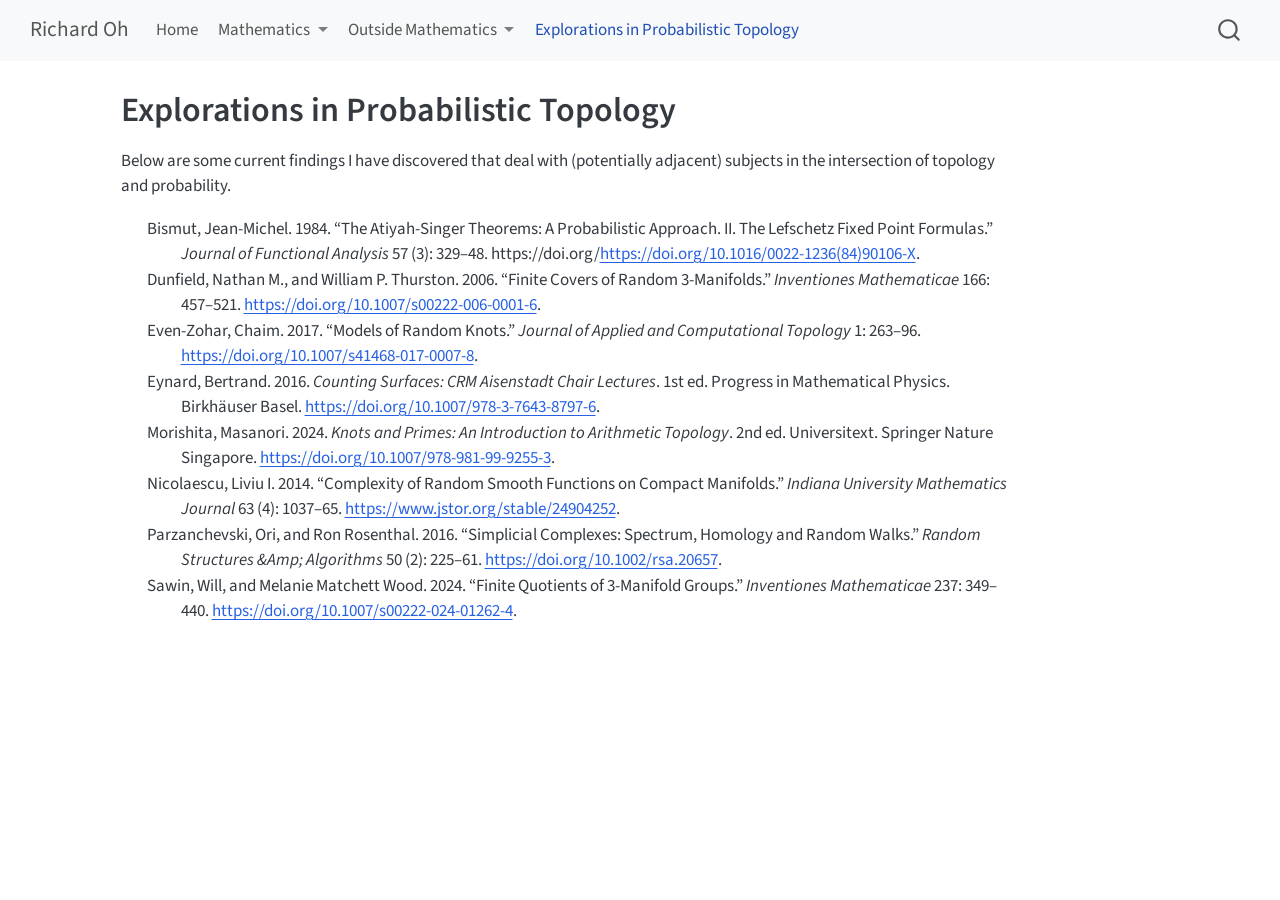
<file: explorations_in_probabilistic_topology.html>
<!DOCTYPE html>
<html xmlns="http://www.w3.org/1999/xhtml" lang="en" xml:lang="en"><head>

<meta charset="utf-8">
<meta name="generator" content="quarto-1.10.18">

<meta name="viewport" content="width=device-width, initial-scale=1.0, user-scalable=yes">


<title>Explorations in Probabilistic Topology – Richard Oh</title>
<style>
/* Default styles provided by pandoc.
** See https://pandoc.org/MANUAL.html#variables-for-html for config info.
*/
span.smallcaps{font-variant: small-caps;}
div.columns{display: flex; gap: 1.5em;}
div.column{flex: auto;}
@media screen {
div.columns{gap: min(4vw, 1.5em);}
div.column{overflow-x: auto;}
}
div.hanging-indent{margin-left: 1.5em; text-indent: -1.5em;}
ul.task-list{list-style: none;}
ul.task-list li input[type="checkbox"] {
  width: 0.8em;
  margin: 0 0.8em 0.2em -1em; /* quarto-specific, see https://github.com/quarto-dev/quarto-cli/issues/4556 */ 
  vertical-align: middle;
}
/* CSS for citations */
div.csl-bib-body { }
div.csl-entry {
  clear: both;
}
.hanging-indent div.csl-entry {
  margin-left:2em;
  text-indent:-2em;
}
div.csl-left-margin {
  min-width:2em;
  float:left;
}
div.csl-right-inline {
  margin-left:2em;
  padding-left:1em;
}
div.csl-indent {
  margin-left: 2em;
}</style>


<script src="site_libs/quarto-nav/quarto-nav.js"></script>
<script src="site_libs/quarto-nav/headroom.min.js"></script>
<script src="site_libs/clipboard/clipboard.min.js"></script>
<script src="site_libs/quarto-search/autocomplete.umd.js"></script>
<script src="site_libs/quarto-search/fuse.min.js"></script>
<script src="site_libs/quarto-search/quarto-search.js"></script>
<meta name="quarto:offset" content="./">
<script src="site_libs/quarto-html/quarto.js" type="module"></script>
<script src="site_libs/quarto-html/tabsets/tabsets.js" type="module"></script>
<script src="site_libs/quarto-html/popper.min.js"></script>
<script src="site_libs/quarto-html/tippy.umd.min.js"></script>
<script src="site_libs/quarto-html/anchor.min.js"></script>
<link href="site_libs/quarto-html/tippy.css" rel="stylesheet">
<link href="site_libs/quarto-html/quarto-syntax-highlighting-64a204ab8560d761af7679ceaba22944.css" rel="stylesheet" id="quarto-text-highlighting-styles">
<script src="site_libs/bootstrap/bootstrap.min.js"></script>
<link href="site_libs/bootstrap/bootstrap-icons.css" rel="stylesheet">
<link href="site_libs/bootstrap/bootstrap-31e76de15e0ec8ecd6291008ffe35c47.min.css" rel="stylesheet" append-hash="true" id="quarto-bootstrap" data-mode="light">
<script id="quarto-search-options" type="application/json">{
  "location": "navbar",
  "copy-button": false,
  "collapse-after": 3,
  "panel-placement": "end",
  "type": "overlay",
  "limit": 50,
  "keyboard-shortcut": [
    "f",
    "/",
    "s"
  ],
  "show-item-context": false,
  "language": {
    "search-no-results-text": "No results",
    "search-matching-documents-text": "matching documents",
    "search-copy-link-title": "Copy link to search",
    "search-hide-matches-text": "Hide additional matches",
    "search-more-match-text": "more match in this document",
    "search-more-matches-text": "more matches in this document",
    "search-clear-button-title": "Clear",
    "search-text-placeholder": "",
    "search-detached-cancel-button-title": "Cancel",
    "search-submit-button-title": "Submit",
    "search-label": "Search"
  }
}</script>


<link rel="stylesheet" href="styles.css">
</head>

<body class="nav-fixed quarto-light">

<div id="quarto-search-results"></div>
  <header id="quarto-header" class="headroom fixed-top">
    <nav class="navbar navbar-expand-lg " data-bs-theme="dark">
      <div class="navbar-container container-fluid">
      <div class="navbar-brand-container mx-auto">
    <a class="navbar-brand" href="./index.html">
    <span class="navbar-title">Richard Oh</span>
    </a>
  </div>
            <div id="quarto-search" class="" title="Search"></div>
          <button class="navbar-toggler" type="button" data-bs-toggle="collapse" data-bs-target="#navbarCollapse" aria-controls="navbarCollapse" role="menu" aria-expanded="false" aria-label="Toggle navigation" onclick="if (window.quartoToggleHeadroom) { window.quartoToggleHeadroom(); }">
  <span class="navbar-toggler-icon"></span>
</button>
          <div class="collapse navbar-collapse" id="navbarCollapse">
            <ul class="navbar-nav navbar-nav-scroll me-auto">
  <li class="nav-item">
    <a class="nav-link" href="./index.html"> 
<span class="menu-text">Home</span></a>
  </li>  
  <li class="nav-item dropdown ">
    <a class="nav-link dropdown-toggle" href="#" id="nav-menu-mathematics" role="link" data-bs-toggle="dropdown" aria-expanded="false">
 <span class="menu-text">Mathematics</span>
    </a>
    <ul class="dropdown-menu" aria-labelledby="nav-menu-mathematics">    
        <li>
    <a class="dropdown-item" href="./mathematics/index.html">
 <span class="dropdown-text">Overview</span></a>
  </li>  
        <li>
    <a class="dropdown-item" href="./mathematics/investigations_and_projects.html">
 <span class="dropdown-text">Projects &amp; Personal Investigations</span></a>
  </li>  
        <li>
    <a class="dropdown-item" href="./mathematics/notes.html">
 <span class="dropdown-text">Various Notes</span></a>
  </li>  
    </ul>
  </li>
  <li class="nav-item dropdown ">
    <a class="nav-link dropdown-toggle" href="#" id="nav-menu-outside-mathematics" role="link" data-bs-toggle="dropdown" aria-expanded="false">
 <span class="menu-text">Outside Mathematics</span>
    </a>
    <ul class="dropdown-menu" aria-labelledby="nav-menu-outside-mathematics">    
        <li>
    <a class="dropdown-item" href="./outside_mathematics/education.html">
 <span class="dropdown-text">Personal Note on Education</span></a>
  </li>  
        <li>
    <a class="dropdown-item" href="./outside_mathematics/personal_interests.html">
 <span class="dropdown-text">Personal Interests</span></a>
  </li>  
    </ul>
  </li>
  <li class="nav-item">
    <a class="nav-link active" href="./explorations_in_probabilistic_topology.html" aria-current="page"> 
<span class="menu-text">Explorations in Probabilistic Topology</span></a>
  </li>  
</ul>
          </div> <!-- /navcollapse -->
            <div class="quarto-navbar-tools">
</div>
      </div> <!-- /container-fluid -->
    </nav>
</header>
<!-- content -->
<div id="quarto-content" class="quarto-container page-columns page-rows-contents page-layout-article page-navbar">
<!-- sidebar -->
<!-- margin-sidebar -->
    <div id="quarto-margin-sidebar" class="sidebar margin-sidebar zindex-bottom">
        
    </div>
<!-- main -->
<main class="content" id="quarto-document-content">

<header id="title-block-header" class="quarto-title-block default">
<div class="quarto-title">
<h1 class="title">Explorations in Probabilistic Topology</h1>
</div>



<div class="quarto-title-meta">

    
  
    
  </div>
  


</header>


<p>Below are some current findings I have discovered that deal with (potentially adjacent) subjects in the intersection of topology and probability.</p>
<div id="refs" class="references csl-bib-body hanging-indent" role="list">
<div id="ref-BISMUT1984329" class="csl-entry" role="listitem">
Bismut, Jean-Michel. 1984. <span>“The Atiyah-Singer Theorems: A Probabilistic Approach. II. The Lefschetz Fixed Point Formulas.”</span> <em>Journal of Functional Analysis</em> 57 (3): 329–48. https://doi.org/<a href="https://doi.org/10.1016/0022-1236(84)90106-X">https://doi.org/10.1016/0022-1236(84)90106-X</a>.
</div>
<div id="ref-dunfield2006finitecovers" class="csl-entry" role="listitem">
Dunfield, Nathan M., and William P. Thurston. 2006. <span>“Finite Covers of Random 3-Manifolds.”</span> <em>Inventiones Mathematicae</em> 166: 457–521. <a href="https://doi.org/10.1007/s00222-006-0001-6">https://doi.org/10.1007/s00222-006-0001-6</a>.
</div>
<div id="ref-evenzohar2017modelsofrandomknots" class="csl-entry" role="listitem">
Even-Zohar, Chaim. 2017. <span>“Models of Random Knots.”</span> <em>Journal of Applied and Computational Topology</em> 1: 263–96. <a href="https://doi.org/10.1007/s41468-017-0007-8">https://doi.org/10.1007/s41468-017-0007-8</a>.
</div>
<div id="ref-eynard2016countingsurfaces" class="csl-entry" role="listitem">
Eynard, Bertrand. 2016. <em>Counting Surfaces: CRM Aisenstadt Chair Lectures</em>. 1st ed. Progress in Mathematical Physics. Birkh<span>ä</span>user Basel. <a href="https://doi.org/10.1007/978-3-7643-8797-6">https://doi.org/10.1007/978-3-7643-8797-6</a>.
</div>
<div id="ref-morishita2024knotsandprimes" class="csl-entry" role="listitem">
Morishita, Masanori. 2024. <em>Knots and Primes: An Introduction to Arithmetic Topology</em>. 2nd ed. Universitext. Springer Nature Singapore. <a href="https://doi.org/10.1007/978-981-99-9255-3">https://doi.org/10.1007/978-981-99-9255-3</a>.
</div>
<div id="ref-nicolaescu2014complexity" class="csl-entry" role="listitem">
Nicolaescu, Liviu I. 2014. <span>“Complexity of Random Smooth Functions on Compact Manifolds.”</span> <em>Indiana University Mathematics Journal</em> 63 (4): 1037–65. <a href="https://www.jstor.org/stable/24904252">https://www.jstor.org/stable/24904252</a>.
</div>
<div id="ref-Parzanchevski_2016" class="csl-entry" role="listitem">
Parzanchevski, Ori, and Ron Rosenthal. 2016. <span>“Simplicial Complexes: Spectrum, Homology and Random Walks.”</span> <em>Random Structures &amp;Amp; Algorithms</em> 50 (2): 225–61. <a href="https://doi.org/10.1002/rsa.20657">https://doi.org/10.1002/rsa.20657</a>.
</div>
<div id="ref-sawin2024finitequotients" class="csl-entry" role="listitem">
Sawin, Will, and Melanie Matchett Wood. 2024. <span>“Finite Quotients of 3-Manifold Groups.”</span> <em>Inventiones Mathematicae</em> 237: 349–440. <a href="https://doi.org/10.1007/s00222-024-01262-4">https://doi.org/10.1007/s00222-024-01262-4</a>.
</div>
</div>



</main> <!-- /main -->
<script id="quarto-html-after-body" type="application/javascript">
  window.document.addEventListener("DOMContentLoaded", function (event) {
    const icon = "";
    const anchorJS = new window.AnchorJS();
    anchorJS.options = {
      placement: 'right',
      icon: icon
    };
    anchorJS.add('.anchored');
    const isCodeAnnotation = (el) => {
      for (const clz of el.classList) {
        if (clz.startsWith('code-annotation-')) {                     
          return true;
        }
      }
      return false;
    }
    const onCopySuccess = function(e) {
      // button target
      const button = e.trigger;
      // don't keep focus
      button.blur();
      // flash "checked"
      button.classList.add('code-copy-button-checked');
      var currentTitle = button.getAttribute("title");
      button.setAttribute("title", "Copied!");
      let tooltip;
      if (window.bootstrap) {
        button.setAttribute("data-bs-toggle", "tooltip");
        button.setAttribute("data-bs-placement", "left");
        button.setAttribute("data-bs-title", "Copied!");
        tooltip = new bootstrap.Tooltip(button, 
          { trigger: "manual", 
            customClass: "code-copy-button-tooltip",
            offset: [0, -8]});
        tooltip.show();    
      }
      setTimeout(function() {
        if (tooltip) {
          tooltip.hide();
          button.removeAttribute("data-bs-title");
          button.removeAttribute("data-bs-toggle");
          button.removeAttribute("data-bs-placement");
        }
        button.setAttribute("title", currentTitle);
        button.classList.remove('code-copy-button-checked');
      }, 1000);
      // clear code selection
      e.clearSelection();
    }
    const getTextToCopy = function(trigger) {
      const outerScaffold = trigger.parentElement.cloneNode(true);
      const codeEl = outerScaffold.querySelector('code');
      for (const childEl of codeEl.children) {
        if (isCodeAnnotation(childEl)) {
          childEl.remove();
        }
      }
      return codeEl.innerText;
    }
    const clipboard = new window.ClipboardJS('.code-copy-button:not([data-in-quarto-modal])', {
      text: getTextToCopy
    });
    clipboard.on('success', onCopySuccess);
    if (window.document.getElementById('quarto-embedded-source-code-modal')) {
      const clipboardModal = new window.ClipboardJS('.code-copy-button[data-in-quarto-modal]', {
        text: getTextToCopy,
        container: window.document.getElementById('quarto-embedded-source-code-modal')
      });
      clipboardModal.on('success', onCopySuccess);
    }
      var localhostRegex = new RegExp(/^(?:http|https):\/\/localhost\:?[0-9]*\//);
      var mailtoRegex = new RegExp(/^mailto:/);
        var filterRegex = new RegExp("https:\/\/laytonandluke\.github\.io\/personal-website\/");
      var isInternal = (href) => {
          return filterRegex.test(href) || localhostRegex.test(href) || mailtoRegex.test(href);
      }
      // Inspect non-navigation links and adorn them if external
     var links = window.document.querySelectorAll('a[href]:not(.nav-link):not(.navbar-brand):not(.toc-action):not(.sidebar-link):not(.sidebar-item-toggle):not(.pagination-link):not(.no-external):not([aria-hidden]):not(.dropdown-item):not(.quarto-navigation-tool):not(.about-link)');
      for (var i=0; i<links.length; i++) {
        const link = links[i];
        if (!isInternal(link.href)) {
          // undo the damage that might have been done by quarto-nav.js in the case of
          // links that we want to consider external
          if (link.dataset.originalHref !== undefined) {
            link.href = link.dataset.originalHref;
          }
        }
      }
    function tippyHover(el, contentFn, onTriggerFn, onUntriggerFn) {
      const config = {
        allowHTML: true,
        maxWidth: 500,
        delay: 100,
        arrow: false,
        appendTo: function(el) {
            return el.parentElement;
        },
        interactive: true,
        interactiveBorder: 10,
        theme: 'quarto',
        placement: 'bottom-start',
      };
      if (contentFn) {
        config.content = contentFn;
      }
      if (onTriggerFn) {
        config.onTrigger = onTriggerFn;
      }
      if (onUntriggerFn) {
        config.onUntrigger = onUntriggerFn;
      }
      window.tippy(el, config); 
    }
    const noterefs = window.document.querySelectorAll('a[role="doc-noteref"]');
    for (var i=0; i<noterefs.length; i++) {
      const ref = noterefs[i];
      tippyHover(ref, function() {
        // use id or data attribute instead here
        let href = ref.getAttribute('data-footnote-href') || ref.getAttribute('href');
        try { href = new URL(href).hash; } catch {}
        const id = href.replace(/^#\/?/, "");
        const note = window.document.getElementById(id);
        if (note) {
          return note.innerHTML;
        } else {
          return "";
        }
      });
    }
    const xrefs = window.document.querySelectorAll('a.quarto-xref');
    const processXRef = (id, note) => {
      // Strip column container classes
      const stripColumnClz = (el) => {
        el.classList.remove("page-full", "page-columns");
        if (el.children) {
          for (const child of el.children) {
            stripColumnClz(child);
          }
        }
      }
      stripColumnClz(note)
      if (id === null || id.startsWith('sec-')) {
        // Special case sections, only their first couple elements
        const container = document.createElement("div");
        if (note.children && note.children.length > 2) {
          container.appendChild(note.children[0].cloneNode(true));
          for (let i = 1; i < note.children.length; i++) {
            const child = note.children[i];
            if (child.tagName === "P" && child.innerText === "") {
              continue;
            } else {
              container.appendChild(child.cloneNode(true));
              break;
            }
          }
          if (window.Quarto?.typesetMath) {
            window.Quarto.typesetMath(container);
          }
          return container.innerHTML
        } else {
          if (window.Quarto?.typesetMath) {
            window.Quarto.typesetMath(note);
          }
          return note.innerHTML;
        }
      } else {
        // Remove any anchor links if they are present
        const anchorLink = note.querySelector('a.anchorjs-link');
        if (anchorLink) {
          anchorLink.remove();
        }
        if (window.Quarto?.typesetMath) {
          window.Quarto.typesetMath(note);
        }
        if (note.classList.contains("callout")) {
          return note.outerHTML;
        } else {
          return note.innerHTML;
        }
      }
    }
    for (var i=0; i<xrefs.length; i++) {
      const xref = xrefs[i];
      tippyHover(xref, undefined, function(instance) {
        instance.disable();
        let url = xref.getAttribute('href');
        let hash = undefined; 
        if (url.startsWith('#')) {
          hash = url;
        } else {
          try { hash = new URL(url).hash; } catch {}
        }
        if (hash) {
          const id = hash.replace(/^#\/?/, "");
          const note = window.document.getElementById(id);
          if (note !== null) {
            try {
              const html = processXRef(id, note.cloneNode(true));
              instance.setContent(html);
            } finally {
              instance.enable();
              instance.show();
            }
          } else {
            // See if we can fetch this
            fetch(url.split('#')[0])
            .then(res => res.text())
            .then(html => {
              const parser = new DOMParser();
              const htmlDoc = parser.parseFromString(html, "text/html");
              const note = htmlDoc.getElementById(id);
              if (note !== null) {
                const html = processXRef(id, note);
                instance.setContent(html);
              } 
            }).finally(() => {
              instance.enable();
              instance.show();
            });
          }
        } else {
          // See if we can fetch a full url (with no hash to target)
          // This is a special case and we should probably do some content thinning / targeting
          fetch(url)
          .then(res => res.text())
          .then(html => {
            const parser = new DOMParser();
            const htmlDoc = parser.parseFromString(html, "text/html");
            const note = htmlDoc.querySelector('main.content');
            if (note !== null) {
              // This should only happen for chapter cross references
              // (since there is no id in the URL)
              // remove the first header
              if (note.children.length > 0 && note.children[0].tagName === "HEADER") {
                note.children[0].remove();
              }
              const html = processXRef(null, note);
              instance.setContent(html);
            } 
          }).finally(() => {
            instance.enable();
            instance.show();
          });
        }
      }, function(instance) {
      });
    }
        let selectedAnnoteEl;
        const selectorForAnnotation = ( cell, annotation) => {
          let cellAttr = 'data-code-cell="' + cell + '"';
          let lineAttr = 'data-code-annotation="' +  annotation + '"';
          const selector = 'span[' + cellAttr + '][' + lineAttr + ']';
          return selector;
        }
        const selectCodeLines = (annoteEl) => {
          const doc = window.document;
          const targetCell = annoteEl.getAttribute("data-target-cell");
          const targetAnnotation = annoteEl.getAttribute("data-target-annotation");
          const annoteSpan = window.document.querySelector(selectorForAnnotation(targetCell, targetAnnotation));
          const lines = annoteSpan.getAttribute("data-code-lines").split(",");
          const lineIds = lines.map((line) => {
            return targetCell + "-" + line;
          })
          let top = null;
          let height = null;
          let parent = null;
          if (lineIds.length > 0) {
              //compute the position of the single el (top and bottom and make a div)
              const el = window.document.getElementById(lineIds[0]);
              top = el.offsetTop;
              height = el.offsetHeight;
              parent = el.parentElement.parentElement;
            if (lineIds.length > 1) {
              const lastEl = window.document.getElementById(lineIds[lineIds.length - 1]);
              const bottom = lastEl.offsetTop + lastEl.offsetHeight;
              height = bottom - top;
            }
            if (top !== null && height !== null && parent !== null) {
              // cook up a div (if necessary) and position it 
              let div = window.document.getElementById("code-annotation-line-highlight");
              if (div === null) {
                div = window.document.createElement("div");
                div.setAttribute("id", "code-annotation-line-highlight");
                div.style.position = 'absolute';
                parent.appendChild(div);
              }
              div.style.top = top - 2 + "px";
              div.style.height = height + 4 + "px";
              div.style.left = 0;
              let gutterDiv = window.document.getElementById("code-annotation-line-highlight-gutter");
              if (gutterDiv === null) {
                gutterDiv = window.document.createElement("div");
                gutterDiv.setAttribute("id", "code-annotation-line-highlight-gutter");
                gutterDiv.style.position = 'absolute';
                const codeCell = window.document.getElementById(targetCell);
                const gutter = codeCell.querySelector('.code-annotation-gutter');
                gutter.appendChild(gutterDiv);
              }
              gutterDiv.style.top = top - 2 + "px";
              gutterDiv.style.height = height + 4 + "px";
            }
            selectedAnnoteEl = annoteEl;
          }
        };
        const unselectCodeLines = () => {
          const elementsIds = ["code-annotation-line-highlight", "code-annotation-line-highlight-gutter"];
          elementsIds.forEach((elId) => {
            const div = window.document.getElementById(elId);
            if (div) {
              div.remove();
            }
          });
          selectedAnnoteEl = undefined;
        };
          // Handle positioning of the toggle
      window.addEventListener(
        "resize",
        throttle(() => {
          elRect = undefined;
          if (selectedAnnoteEl) {
            selectCodeLines(selectedAnnoteEl);
          }
        }, 10)
      );
      function throttle(fn, ms) {
      let throttle = false;
      let timer;
        return (...args) => {
          if(!throttle) { // first call gets through
              fn.apply(this, args);
              throttle = true;
          } else { // all the others get throttled
              if(timer) clearTimeout(timer); // cancel #2
              timer = setTimeout(() => {
                fn.apply(this, args);
                timer = throttle = false;
              }, ms);
          }
        };
      }
        // Attach click handler to the DT
        const annoteDls = window.document.querySelectorAll('dt[data-target-cell]');
        for (const annoteDlNode of annoteDls) {
          annoteDlNode.addEventListener('click', (event) => {
            const clickedEl = event.target;
            if (clickedEl !== selectedAnnoteEl) {
              unselectCodeLines();
              const activeEl = window.document.querySelector('dt[data-target-cell].code-annotation-active');
              if (activeEl) {
                activeEl.classList.remove('code-annotation-active');
              }
              selectCodeLines(clickedEl);
              clickedEl.classList.add('code-annotation-active');
            } else {
              // Unselect the line
              unselectCodeLines();
              clickedEl.classList.remove('code-annotation-active');
            }
          });
        }
    const findCites = (el) => {
      const parentEl = el.parentElement;
      if (parentEl) {
        const cites = parentEl.dataset.cites;
        if (cites) {
          return {
            el,
            cites: cites.split(' ')
          };
        } else {
          return findCites(el.parentElement)
        }
      } else {
        return undefined;
      }
    };
    var bibliorefs = window.document.querySelectorAll('a[role="doc-biblioref"]');
    for (var i=0; i<bibliorefs.length; i++) {
      const ref = bibliorefs[i];
      const citeInfo = findCites(ref);
      if (citeInfo) {
        tippyHover(citeInfo.el, function() {
          var popup = window.document.createElement('div');
          citeInfo.cites.forEach(function(cite) {
            var citeDiv = window.document.createElement('div');
            citeDiv.classList.add('hanging-indent');
            citeDiv.classList.add('csl-entry');
            var biblioDiv = window.document.getElementById('ref-' + cite);
            if (biblioDiv) {
              citeDiv.innerHTML = biblioDiv.innerHTML;
            }
            popup.appendChild(citeDiv);
          });
          return popup.innerHTML;
        });
      }
    }
  });
  </script>
</div> <!-- /content -->




</body></html>
</file>
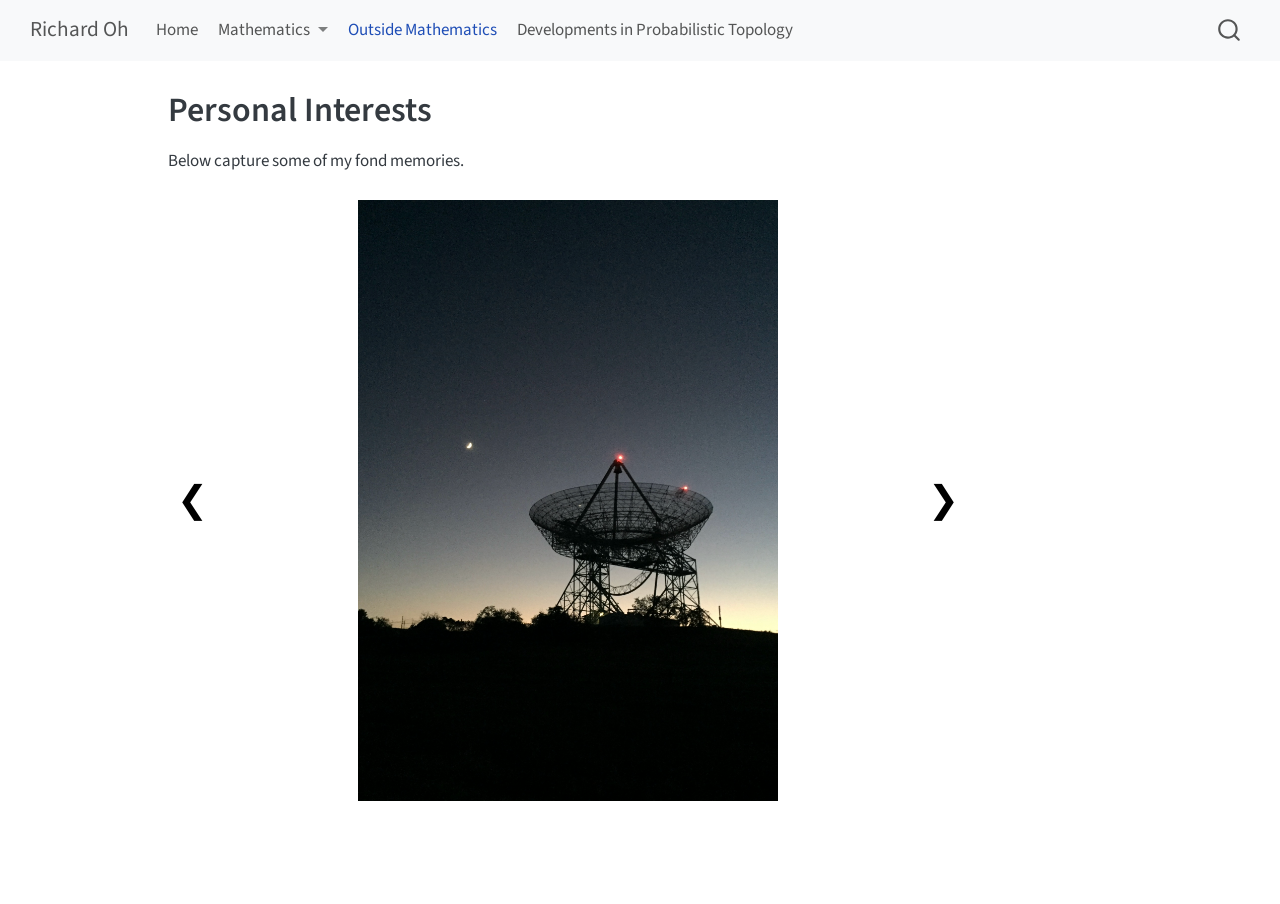
<file: personal_interests.html>
<!DOCTYPE html>
<html xmlns="http://www.w3.org/1999/xhtml" lang="en" xml:lang="en"><head>

<meta charset="utf-8">
<meta name="generator" content="quarto-1.10.18">

<meta name="viewport" content="width=device-width, initial-scale=1.0, user-scalable=yes">


<title>Personal Interests – Richard Oh</title>
<style>
/* Default styles provided by pandoc.
** See https://pandoc.org/MANUAL.html#variables-for-html for config info.
*/
span.smallcaps{font-variant: small-caps;}
div.columns{display: flex; gap: 1.5em;}
div.column{flex: auto;}
@media screen {
div.columns{gap: min(4vw, 1.5em);}
div.column{overflow-x: auto;}
}
div.hanging-indent{margin-left: 1.5em; text-indent: -1.5em;}
ul.task-list{list-style: none;}
ul.task-list li input[type="checkbox"] {
  width: 0.8em;
  margin: 0 0.8em 0.2em -1em; /* quarto-specific, see https://github.com/quarto-dev/quarto-cli/issues/4556 */ 
  vertical-align: middle;
}
</style>


<script src="site_libs/quarto-nav/quarto-nav.js"></script>
<script src="site_libs/quarto-nav/headroom.min.js"></script>
<script src="site_libs/clipboard/clipboard.min.js"></script>
<script src="site_libs/quarto-search/autocomplete.umd.js"></script>
<script src="site_libs/quarto-search/fuse.min.js"></script>
<script src="site_libs/quarto-search/quarto-search.js"></script>
<meta name="quarto:offset" content="./">
<script src="site_libs/quarto-html/quarto.js" type="module"></script>
<script src="site_libs/quarto-html/tabsets/tabsets.js" type="module"></script>
<script src="site_libs/quarto-html/popper.min.js"></script>
<script src="site_libs/quarto-html/tippy.umd.min.js"></script>
<script src="site_libs/quarto-html/anchor.min.js"></script>
<link href="site_libs/quarto-html/tippy.css" rel="stylesheet">
<link href="site_libs/quarto-html/quarto-syntax-highlighting-64a204ab8560d761af7679ceaba22944.css" rel="stylesheet" id="quarto-text-highlighting-styles">
<script src="site_libs/bootstrap/bootstrap.min.js"></script>
<link href="site_libs/bootstrap/bootstrap-icons.css" rel="stylesheet">
<link href="site_libs/bootstrap/bootstrap-d6784643d2aa0cf05399d1abddf4a704.min.css" rel="stylesheet" append-hash="true" id="quarto-bootstrap" data-mode="light">
<script id="quarto-search-options" type="application/json">{
  "location": "navbar",
  "copy-button": false,
  "collapse-after": 3,
  "panel-placement": "end",
  "type": "overlay",
  "limit": 50,
  "keyboard-shortcut": [
    "f",
    "/",
    "s"
  ],
  "show-item-context": false,
  "language": {
    "search-no-results-text": "No results",
    "search-matching-documents-text": "matching documents",
    "search-copy-link-title": "Copy link to search",
    "search-hide-matches-text": "Hide additional matches",
    "search-more-match-text": "more match in this document",
    "search-more-matches-text": "more matches in this document",
    "search-clear-button-title": "Clear",
    "search-text-placeholder": "",
    "search-detached-cancel-button-title": "Cancel",
    "search-submit-button-title": "Submit",
    "search-label": "Search"
  }
}</script>


<link rel="stylesheet" href="styles.css">
</head>

<body class="nav-fixed quarto-light">

<div id="quarto-search-results"></div>
  <header id="quarto-header" class="headroom fixed-top">
    <nav class="navbar navbar-expand-lg " data-bs-theme="dark">
      <div class="navbar-container container-fluid">
      <div class="navbar-brand-container mx-auto">
    <a class="navbar-brand" href="./index.html">
    <span class="navbar-title">Richard Oh</span>
    </a>
  </div>
            <div id="quarto-search" class="" title="Search"></div>
          <button class="navbar-toggler" type="button" data-bs-toggle="collapse" data-bs-target="#navbarCollapse" aria-controls="navbarCollapse" role="menu" aria-expanded="false" aria-label="Toggle navigation" onclick="if (window.quartoToggleHeadroom) { window.quartoToggleHeadroom(); }">
  <span class="navbar-toggler-icon"></span>
</button>
          <div class="collapse navbar-collapse" id="navbarCollapse">
            <ul class="navbar-nav navbar-nav-scroll me-auto">
  <li class="nav-item">
    <a class="nav-link" href="./index.html"> 
<span class="menu-text">Home</span></a>
  </li>  
  <li class="nav-item dropdown ">
    <a class="nav-link dropdown-toggle" href="#" id="nav-menu-mathematics" role="link" data-bs-toggle="dropdown" aria-expanded="false">
 <span class="menu-text">Mathematics</span>
    </a>
    <ul class="dropdown-menu" aria-labelledby="nav-menu-mathematics">    
        <li>
    <a class="dropdown-item" href="./mathematics/index.html">
 <span class="dropdown-text">Overview</span></a>
  </li>  
        <li>
    <a class="dropdown-item" href="./mathematics/investigations_and_projects.html">
 <span class="dropdown-text">Projects &amp; Personal Investigations</span></a>
  </li>  
        <li>
    <a class="dropdown-item" href="./mathematics/notes.html">
 <span class="dropdown-text">Various Notes</span></a>
  </li>  
    </ul>
  </li>
  <li class="nav-item">
    <a class="nav-link active" href="./personal_interests.html" aria-current="page"> 
<span class="menu-text">Outside Mathematics</span></a>
  </li>  
  <li class="nav-item">
    <a class="nav-link" href="./developments_probabilistic_topology.html"> 
<span class="menu-text">Developments in Probabilistic Topology</span></a>
  </li>  
</ul>
          </div> <!-- /navcollapse -->
            <div class="quarto-navbar-tools">
</div>
      </div> <!-- /container-fluid -->
    </nav>
</header>
<!-- content -->
<div id="quarto-content" class="quarto-container page-columns page-rows-contents page-layout-article page-navbar">
<!-- sidebar -->
<!-- margin-sidebar -->
    <div id="quarto-margin-sidebar" class="sidebar margin-sidebar zindex-bottom">
        
    </div>
<!-- main -->
<main class="content" id="quarto-document-content">

<header id="title-block-header" class="quarto-title-block default">
<div class="quarto-title">
<h1 class="title">Personal Interests</h1>
</div>



<div class="quarto-title-meta">

    
  
    
  </div>
  


</header>


<p>Below capture some of my fond memories.</p>
<style>
.photo-slideshow {
  display: flex;
  align-items: center;
  justify-content: center;
  gap: 1rem;
  margin: 1.5rem auto;
  width: 100%;
}

.photo-slides {
  width: min(100%, 750px);
  text-align: center;
}

.photo-slide {
  display: none !important;
  width: auto !important;
  height: auto !important;
  margin: 0 auto !important;
  object-fit: contain;
}

/* Only the currently selected photograph is visible */
.photo-slide.active {
  display: block !important;
}

/* Portrait photographs */
.photo-slide.portrait {
  max-width: min(100%, 420px) !important;
  max-height: 650px;
}

/* Landscape photographs */
.photo-slide.landscape {
  max-width: min(100%, 750px) !important;
  max-height: 600px;
}

.photo-arrow {
  flex: 0 0 auto;
  border: none;
  background: transparent;
  font-size: 2.2rem;
  line-height: 1;
  cursor: pointer;
  padding: 0.5rem;
}

.photo-arrow:hover {
  opacity: 0.6;
}

@media (max-width: 700px) {
  .photo-slideshow {
    gap: 0.25rem;
  }

  .photo-arrow {
    font-size: 1.7rem;
    padding: 0.25rem;
  }

  .photo-slide.portrait,
  .photo-slide.landscape {
    max-width: 100% !important;
    max-height: 70vh;
  }
}
</style>

<div class="photo-slideshow">

<button class="photo-arrow photo-prev" type="button" aria-label="Previous photo">❮</button>

<div class="photo-slides">

<img class="photo-slide active portrait" src="images/Photo_1.jpg" alt="Photo 1">
<img class="photo-slide portrait" src="images/Photo_2.jpg" alt="Photo 2">
<img class="photo-slide landscape" src="images/Photo_3.jpg" alt="Photo 3">
<img class="photo-slide landscape" src="images/Photo_4.jpg" alt="Photo 4">

</div>

<button class="photo-arrow photo-next" type="button" aria-label="Next photo">❯</button>

</div>

<script>
document.addEventListener("DOMContentLoaded", function () {
  document.querySelectorAll(".photo-slideshow").forEach(function (slideshow) {
    const slides = slideshow.querySelectorAll(".photo-slide");
    const prev = slideshow.querySelector(".photo-prev");
    const next = slideshow.querySelector(".photo-next");

    let current = 0;

    function showSlide(index) {
      slides.forEach(function (slide, i) {
        slide.classList.toggle("active", i === index);
      });
    }

    prev.addEventListener("click", function () {
      current = (current - 1 + slides.length) % slides.length;
      showSlide(current);
    });

    next.addEventListener("click", function () {
      current = (current + 1) % slides.length;
      showSlide(current);
    });

    showSlide(current);
  });
});
</script>



</main> <!-- /main -->
<script id="quarto-html-after-body" type="application/javascript">
  window.document.addEventListener("DOMContentLoaded", function (event) {
    const icon = "";
    const anchorJS = new window.AnchorJS();
    anchorJS.options = {
      placement: 'right',
      icon: icon
    };
    anchorJS.add('.anchored');
    const isCodeAnnotation = (el) => {
      for (const clz of el.classList) {
        if (clz.startsWith('code-annotation-')) {                     
          return true;
        }
      }
      return false;
    }
    const onCopySuccess = function(e) {
      // button target
      const button = e.trigger;
      // don't keep focus
      button.blur();
      // flash "checked"
      button.classList.add('code-copy-button-checked');
      var currentTitle = button.getAttribute("title");
      button.setAttribute("title", "Copied!");
      let tooltip;
      if (window.bootstrap) {
        button.setAttribute("data-bs-toggle", "tooltip");
        button.setAttribute("data-bs-placement", "left");
        button.setAttribute("data-bs-title", "Copied!");
        tooltip = new bootstrap.Tooltip(button, 
          { trigger: "manual", 
            customClass: "code-copy-button-tooltip",
            offset: [0, -8]});
        tooltip.show();    
      }
      setTimeout(function() {
        if (tooltip) {
          tooltip.hide();
          button.removeAttribute("data-bs-title");
          button.removeAttribute("data-bs-toggle");
          button.removeAttribute("data-bs-placement");
        }
        button.setAttribute("title", currentTitle);
        button.classList.remove('code-copy-button-checked');
      }, 1000);
      // clear code selection
      e.clearSelection();
    }
    const getTextToCopy = function(trigger) {
      const outerScaffold = trigger.parentElement.cloneNode(true);
      const codeEl = outerScaffold.querySelector('code');
      for (const childEl of codeEl.children) {
        if (isCodeAnnotation(childEl)) {
          childEl.remove();
        }
      }
      return codeEl.innerText;
    }
    const clipboard = new window.ClipboardJS('.code-copy-button:not([data-in-quarto-modal])', {
      text: getTextToCopy
    });
    clipboard.on('success', onCopySuccess);
    if (window.document.getElementById('quarto-embedded-source-code-modal')) {
      const clipboardModal = new window.ClipboardJS('.code-copy-button[data-in-quarto-modal]', {
        text: getTextToCopy,
        container: window.document.getElementById('quarto-embedded-source-code-modal')
      });
      clipboardModal.on('success', onCopySuccess);
    }
      var localhostRegex = new RegExp(/^(?:http|https):\/\/localhost\:?[0-9]*\//);
      var mailtoRegex = new RegExp(/^mailto:/);
        var filterRegex = new RegExp("https:\/\/laytonandluke\.github\.io\/personal-website\/");
      var isInternal = (href) => {
          return filterRegex.test(href) || localhostRegex.test(href) || mailtoRegex.test(href);
      }
      // Inspect non-navigation links and adorn them if external
     var links = window.document.querySelectorAll('a[href]:not(.nav-link):not(.navbar-brand):not(.toc-action):not(.sidebar-link):not(.sidebar-item-toggle):not(.pagination-link):not(.no-external):not([aria-hidden]):not(.dropdown-item):not(.quarto-navigation-tool):not(.about-link)');
      for (var i=0; i<links.length; i++) {
        const link = links[i];
        if (!isInternal(link.href)) {
          // undo the damage that might have been done by quarto-nav.js in the case of
          // links that we want to consider external
          if (link.dataset.originalHref !== undefined) {
            link.href = link.dataset.originalHref;
          }
        }
      }
    function tippyHover(el, contentFn, onTriggerFn, onUntriggerFn) {
      const config = {
        allowHTML: true,
        maxWidth: 500,
        delay: 100,
        arrow: false,
        appendTo: function(el) {
            return el.parentElement;
        },
        interactive: true,
        interactiveBorder: 10,
        theme: 'quarto',
        placement: 'bottom-start',
      };
      if (contentFn) {
        config.content = contentFn;
      }
      if (onTriggerFn) {
        config.onTrigger = onTriggerFn;
      }
      if (onUntriggerFn) {
        config.onUntrigger = onUntriggerFn;
      }
      window.tippy(el, config); 
    }
    const noterefs = window.document.querySelectorAll('a[role="doc-noteref"]');
    for (var i=0; i<noterefs.length; i++) {
      const ref = noterefs[i];
      tippyHover(ref, function() {
        // use id or data attribute instead here
        let href = ref.getAttribute('data-footnote-href') || ref.getAttribute('href');
        try { href = new URL(href).hash; } catch {}
        const id = href.replace(/^#\/?/, "");
        const note = window.document.getElementById(id);
        if (note) {
          return note.innerHTML;
        } else {
          return "";
        }
      });
    }
    const xrefs = window.document.querySelectorAll('a.quarto-xref');
    const processXRef = (id, note) => {
      // Strip column container classes
      const stripColumnClz = (el) => {
        el.classList.remove("page-full", "page-columns");
        if (el.children) {
          for (const child of el.children) {
            stripColumnClz(child);
          }
        }
      }
      stripColumnClz(note)
      if (id === null || id.startsWith('sec-')) {
        // Special case sections, only their first couple elements
        const container = document.createElement("div");
        if (note.children && note.children.length > 2) {
          container.appendChild(note.children[0].cloneNode(true));
          for (let i = 1; i < note.children.length; i++) {
            const child = note.children[i];
            if (child.tagName === "P" && child.innerText === "") {
              continue;
            } else {
              container.appendChild(child.cloneNode(true));
              break;
            }
          }
          if (window.Quarto?.typesetMath) {
            window.Quarto.typesetMath(container);
          }
          return container.innerHTML
        } else {
          if (window.Quarto?.typesetMath) {
            window.Quarto.typesetMath(note);
          }
          return note.innerHTML;
        }
      } else {
        // Remove any anchor links if they are present
        const anchorLink = note.querySelector('a.anchorjs-link');
        if (anchorLink) {
          anchorLink.remove();
        }
        if (window.Quarto?.typesetMath) {
          window.Quarto.typesetMath(note);
        }
        if (note.classList.contains("callout")) {
          return note.outerHTML;
        } else {
          return note.innerHTML;
        }
      }
    }
    for (var i=0; i<xrefs.length; i++) {
      const xref = xrefs[i];
      tippyHover(xref, undefined, function(instance) {
        instance.disable();
        let url = xref.getAttribute('href');
        let hash = undefined; 
        if (url.startsWith('#')) {
          hash = url;
        } else {
          try { hash = new URL(url).hash; } catch {}
        }
        if (hash) {
          const id = hash.replace(/^#\/?/, "");
          const note = window.document.getElementById(id);
          if (note !== null) {
            try {
              const html = processXRef(id, note.cloneNode(true));
              instance.setContent(html);
            } finally {
              instance.enable();
              instance.show();
            }
          } else {
            // See if we can fetch this
            fetch(url.split('#')[0])
            .then(res => res.text())
            .then(html => {
              const parser = new DOMParser();
              const htmlDoc = parser.parseFromString(html, "text/html");
              const note = htmlDoc.getElementById(id);
              if (note !== null) {
                const html = processXRef(id, note);
                instance.setContent(html);
              } 
            }).finally(() => {
              instance.enable();
              instance.show();
            });
          }
        } else {
          // See if we can fetch a full url (with no hash to target)
          // This is a special case and we should probably do some content thinning / targeting
          fetch(url)
          .then(res => res.text())
          .then(html => {
            const parser = new DOMParser();
            const htmlDoc = parser.parseFromString(html, "text/html");
            const note = htmlDoc.querySelector('main.content');
            if (note !== null) {
              // This should only happen for chapter cross references
              // (since there is no id in the URL)
              // remove the first header
              if (note.children.length > 0 && note.children[0].tagName === "HEADER") {
                note.children[0].remove();
              }
              const html = processXRef(null, note);
              instance.setContent(html);
            } 
          }).finally(() => {
            instance.enable();
            instance.show();
          });
        }
      }, function(instance) {
      });
    }
        let selectedAnnoteEl;
        const selectorForAnnotation = ( cell, annotation) => {
          let cellAttr = 'data-code-cell="' + cell + '"';
          let lineAttr = 'data-code-annotation="' +  annotation + '"';
          const selector = 'span[' + cellAttr + '][' + lineAttr + ']';
          return selector;
        }
        const selectCodeLines = (annoteEl) => {
          const doc = window.document;
          const targetCell = annoteEl.getAttribute("data-target-cell");
          const targetAnnotation = annoteEl.getAttribute("data-target-annotation");
          const annoteSpan = window.document.querySelector(selectorForAnnotation(targetCell, targetAnnotation));
          const lines = annoteSpan.getAttribute("data-code-lines").split(",");
          const lineIds = lines.map((line) => {
            return targetCell + "-" + line;
          })
          let top = null;
          let height = null;
          let parent = null;
          if (lineIds.length > 0) {
              //compute the position of the single el (top and bottom and make a div)
              const el = window.document.getElementById(lineIds[0]);
              top = el.offsetTop;
              height = el.offsetHeight;
              parent = el.parentElement.parentElement;
            if (lineIds.length > 1) {
              const lastEl = window.document.getElementById(lineIds[lineIds.length - 1]);
              const bottom = lastEl.offsetTop + lastEl.offsetHeight;
              height = bottom - top;
            }
            if (top !== null && height !== null && parent !== null) {
              // cook up a div (if necessary) and position it 
              let div = window.document.getElementById("code-annotation-line-highlight");
              if (div === null) {
                div = window.document.createElement("div");
                div.setAttribute("id", "code-annotation-line-highlight");
                div.style.position = 'absolute';
                parent.appendChild(div);
              }
              div.style.top = top - 2 + "px";
              div.style.height = height + 4 + "px";
              div.style.left = 0;
              let gutterDiv = window.document.getElementById("code-annotation-line-highlight-gutter");
              if (gutterDiv === null) {
                gutterDiv = window.document.createElement("div");
                gutterDiv.setAttribute("id", "code-annotation-line-highlight-gutter");
                gutterDiv.style.position = 'absolute';
                const codeCell = window.document.getElementById(targetCell);
                const gutter = codeCell.querySelector('.code-annotation-gutter');
                gutter.appendChild(gutterDiv);
              }
              gutterDiv.style.top = top - 2 + "px";
              gutterDiv.style.height = height + 4 + "px";
            }
            selectedAnnoteEl = annoteEl;
          }
        };
        const unselectCodeLines = () => {
          const elementsIds = ["code-annotation-line-highlight", "code-annotation-line-highlight-gutter"];
          elementsIds.forEach((elId) => {
            const div = window.document.getElementById(elId);
            if (div) {
              div.remove();
            }
          });
          selectedAnnoteEl = undefined;
        };
          // Handle positioning of the toggle
      window.addEventListener(
        "resize",
        throttle(() => {
          elRect = undefined;
          if (selectedAnnoteEl) {
            selectCodeLines(selectedAnnoteEl);
          }
        }, 10)
      );
      function throttle(fn, ms) {
      let throttle = false;
      let timer;
        return (...args) => {
          if(!throttle) { // first call gets through
              fn.apply(this, args);
              throttle = true;
          } else { // all the others get throttled
              if(timer) clearTimeout(timer); // cancel #2
              timer = setTimeout(() => {
                fn.apply(this, args);
                timer = throttle = false;
              }, ms);
          }
        };
      }
        // Attach click handler to the DT
        const annoteDls = window.document.querySelectorAll('dt[data-target-cell]');
        for (const annoteDlNode of annoteDls) {
          annoteDlNode.addEventListener('click', (event) => {
            const clickedEl = event.target;
            if (clickedEl !== selectedAnnoteEl) {
              unselectCodeLines();
              const activeEl = window.document.querySelector('dt[data-target-cell].code-annotation-active');
              if (activeEl) {
                activeEl.classList.remove('code-annotation-active');
              }
              selectCodeLines(clickedEl);
              clickedEl.classList.add('code-annotation-active');
            } else {
              // Unselect the line
              unselectCodeLines();
              clickedEl.classList.remove('code-annotation-active');
            }
          });
        }
    const findCites = (el) => {
      const parentEl = el.parentElement;
      if (parentEl) {
        const cites = parentEl.dataset.cites;
        if (cites) {
          return {
            el,
            cites: cites.split(' ')
          };
        } else {
          return findCites(el.parentElement)
        }
      } else {
        return undefined;
      }
    };
    var bibliorefs = window.document.querySelectorAll('a[role="doc-biblioref"]');
    for (var i=0; i<bibliorefs.length; i++) {
      const ref = bibliorefs[i];
      const citeInfo = findCites(ref);
      if (citeInfo) {
        tippyHover(citeInfo.el, function() {
          var popup = window.document.createElement('div');
          citeInfo.cites.forEach(function(cite) {
            var citeDiv = window.document.createElement('div');
            citeDiv.classList.add('hanging-indent');
            citeDiv.classList.add('csl-entry');
            var biblioDiv = window.document.getElementById('ref-' + cite);
            if (biblioDiv) {
              citeDiv.innerHTML = biblioDiv.innerHTML;
            }
            popup.appendChild(citeDiv);
          });
          return popup.innerHTML;
        });
      }
    }
  });
  </script>
</div> <!-- /content -->




</body></html>
</file>
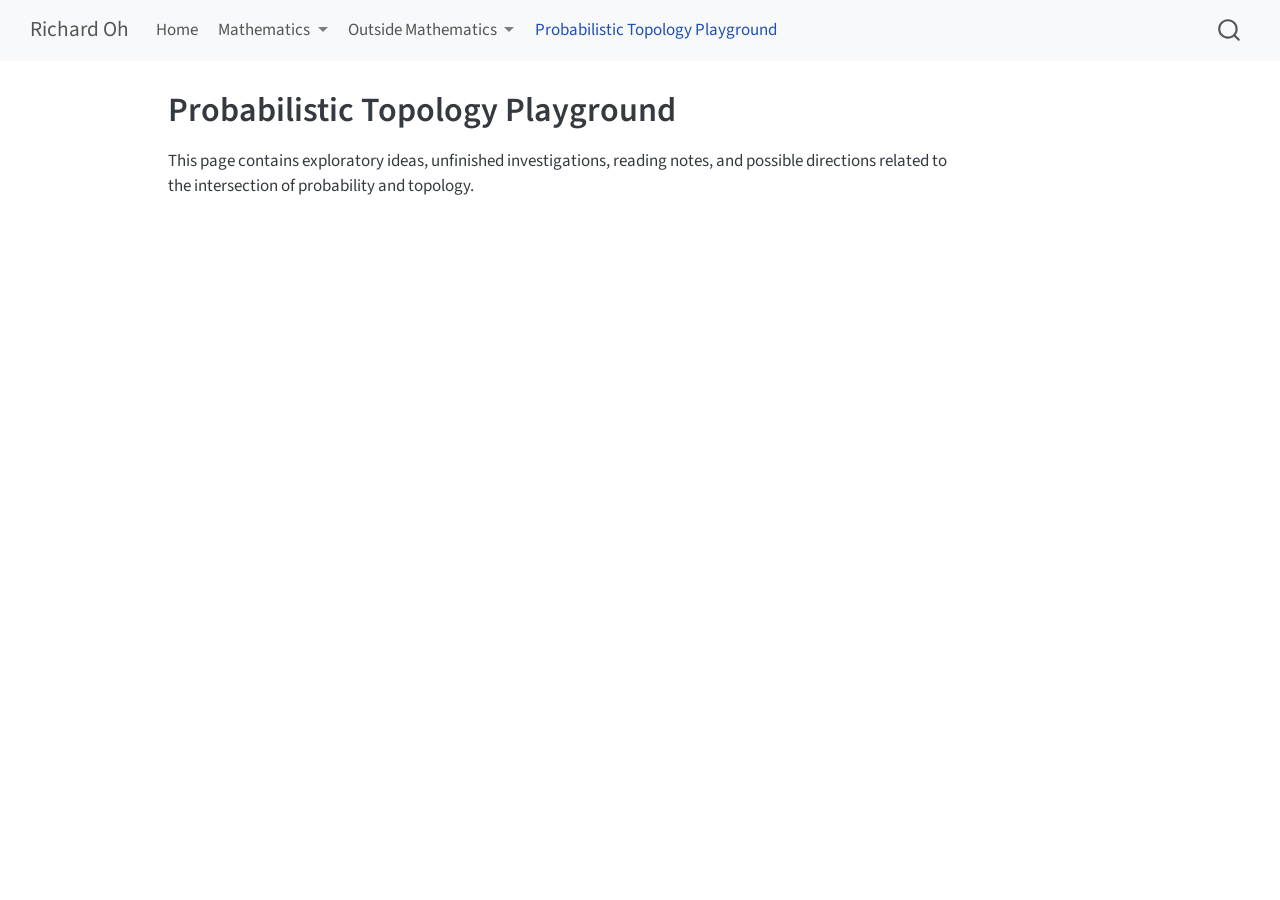
<file: probabilistic_topology_playground.html>
<!DOCTYPE html>
<html xmlns="http://www.w3.org/1999/xhtml" lang="en" xml:lang="en"><head>

<meta charset="utf-8">
<meta name="generator" content="quarto-1.10.18">

<meta name="viewport" content="width=device-width, initial-scale=1.0, user-scalable=yes">


<title>Probabilistic Topology Playground – Richard Oh</title>
<style>
/* Default styles provided by pandoc.
** See https://pandoc.org/MANUAL.html#variables-for-html for config info.
*/
span.smallcaps{font-variant: small-caps;}
div.columns{display: flex; gap: 1.5em;}
div.column{flex: auto;}
@media screen {
div.columns{gap: min(4vw, 1.5em);}
div.column{overflow-x: auto;}
}
div.hanging-indent{margin-left: 1.5em; text-indent: -1.5em;}
ul.task-list{list-style: none;}
ul.task-list li input[type="checkbox"] {
  width: 0.8em;
  margin: 0 0.8em 0.2em -1em; /* quarto-specific, see https://github.com/quarto-dev/quarto-cli/issues/4556 */ 
  vertical-align: middle;
}
</style>


<script src="site_libs/quarto-nav/quarto-nav.js"></script>
<script src="site_libs/quarto-nav/headroom.min.js"></script>
<script src="site_libs/clipboard/clipboard.min.js"></script>
<script src="site_libs/quarto-search/autocomplete.umd.js"></script>
<script src="site_libs/quarto-search/fuse.min.js"></script>
<script src="site_libs/quarto-search/quarto-search.js"></script>
<meta name="quarto:offset" content="./">
<script src="site_libs/quarto-html/quarto.js" type="module"></script>
<script src="site_libs/quarto-html/tabsets/tabsets.js" type="module"></script>
<script src="site_libs/quarto-html/popper.min.js"></script>
<script src="site_libs/quarto-html/tippy.umd.min.js"></script>
<script src="site_libs/quarto-html/anchor.min.js"></script>
<link href="site_libs/quarto-html/tippy.css" rel="stylesheet">
<link href="site_libs/quarto-html/quarto-syntax-highlighting-64a204ab8560d761af7679ceaba22944.css" rel="stylesheet" id="quarto-text-highlighting-styles">
<script src="site_libs/bootstrap/bootstrap.min.js"></script>
<link href="site_libs/bootstrap/bootstrap-icons.css" rel="stylesheet">
<link href="site_libs/bootstrap/bootstrap-d6784643d2aa0cf05399d1abddf4a704.min.css" rel="stylesheet" append-hash="true" id="quarto-bootstrap" data-mode="light">
<script id="quarto-search-options" type="application/json">{
  "location": "navbar",
  "copy-button": false,
  "collapse-after": 3,
  "panel-placement": "end",
  "type": "overlay",
  "limit": 50,
  "keyboard-shortcut": [
    "f",
    "/",
    "s"
  ],
  "show-item-context": false,
  "language": {
    "search-no-results-text": "No results",
    "search-matching-documents-text": "matching documents",
    "search-copy-link-title": "Copy link to search",
    "search-hide-matches-text": "Hide additional matches",
    "search-more-match-text": "more match in this document",
    "search-more-matches-text": "more matches in this document",
    "search-clear-button-title": "Clear",
    "search-text-placeholder": "",
    "search-detached-cancel-button-title": "Cancel",
    "search-submit-button-title": "Submit",
    "search-label": "Search"
  }
}</script>


<link rel="stylesheet" href="styles.css">
</head>

<body class="nav-fixed quarto-light">

<div id="quarto-search-results"></div>
  <header id="quarto-header" class="headroom fixed-top">
    <nav class="navbar navbar-expand-lg " data-bs-theme="dark">
      <div class="navbar-container container-fluid">
      <div class="navbar-brand-container mx-auto">
    <a class="navbar-brand" href="./index.html">
    <span class="navbar-title">Richard Oh</span>
    </a>
  </div>
            <div id="quarto-search" class="" title="Search"></div>
          <button class="navbar-toggler" type="button" data-bs-toggle="collapse" data-bs-target="#navbarCollapse" aria-controls="navbarCollapse" role="menu" aria-expanded="false" aria-label="Toggle navigation" onclick="if (window.quartoToggleHeadroom) { window.quartoToggleHeadroom(); }">
  <span class="navbar-toggler-icon"></span>
</button>
          <div class="collapse navbar-collapse" id="navbarCollapse">
            <ul class="navbar-nav navbar-nav-scroll me-auto">
  <li class="nav-item">
    <a class="nav-link" href="./index.html"> 
<span class="menu-text">Home</span></a>
  </li>  
  <li class="nav-item dropdown ">
    <a class="nav-link dropdown-toggle" href="#" id="nav-menu-mathematics" role="link" data-bs-toggle="dropdown" aria-expanded="false">
 <span class="menu-text">Mathematics</span>
    </a>
    <ul class="dropdown-menu" aria-labelledby="nav-menu-mathematics">    
        <li>
    <a class="dropdown-item" href="./mathematics/index.html">
 <span class="dropdown-text">Overview</span></a>
  </li>  
        <li>
    <a class="dropdown-item" href="./mathematics/investigations_and_projects.html">
 <span class="dropdown-text">Projects &amp; Personal Investigations</span></a>
  </li>  
        <li>
    <a class="dropdown-item" href="./mathematics/notes.html">
 <span class="dropdown-text">Various Notes</span></a>
  </li>  
    </ul>
  </li>
  <li class="nav-item dropdown ">
    <a class="nav-link dropdown-toggle" href="#" id="nav-menu-outside-mathematics" role="link" data-bs-toggle="dropdown" aria-expanded="false">
 <span class="menu-text">Outside Mathematics</span>
    </a>
    <ul class="dropdown-menu" aria-labelledby="nav-menu-outside-mathematics">    
        <li>
    <a class="dropdown-item" href="./outside_mathematics/education.html">
 <span class="dropdown-text">Thoughts on Education</span></a>
  </li>  
        <li>
    <a class="dropdown-item" href="./outside_mathematics/personal_interests.html">
 <span class="dropdown-text">Personal Interests</span></a>
  </li>  
    </ul>
  </li>
  <li class="nav-item">
    <a class="nav-link active" href="./probabilistic_topology_playground.html" aria-current="page"> 
<span class="menu-text">Probabilistic Topology Playground</span></a>
  </li>  
</ul>
          </div> <!-- /navcollapse -->
            <div class="quarto-navbar-tools">
</div>
      </div> <!-- /container-fluid -->
    </nav>
</header>
<!-- content -->
<div id="quarto-content" class="quarto-container page-columns page-rows-contents page-layout-article page-navbar">
<!-- sidebar -->
<!-- margin-sidebar -->
    <div id="quarto-margin-sidebar" class="sidebar margin-sidebar zindex-bottom">
        
    </div>
<!-- main -->
<main class="content" id="quarto-document-content">

<header id="title-block-header" class="quarto-title-block default">
<div class="quarto-title">
<h1 class="title">Probabilistic Topology Playground</h1>
</div>



<div class="quarto-title-meta">

    
  
    
  </div>
  


</header>


<p>This page contains exploratory ideas, unfinished investigations, reading notes, and possible directions related to the intersection of probability and topology.</p>



</main> <!-- /main -->
<script id="quarto-html-after-body" type="application/javascript">
  window.document.addEventListener("DOMContentLoaded", function (event) {
    const icon = "";
    const anchorJS = new window.AnchorJS();
    anchorJS.options = {
      placement: 'right',
      icon: icon
    };
    anchorJS.add('.anchored');
    const isCodeAnnotation = (el) => {
      for (const clz of el.classList) {
        if (clz.startsWith('code-annotation-')) {                     
          return true;
        }
      }
      return false;
    }
    const onCopySuccess = function(e) {
      // button target
      const button = e.trigger;
      // don't keep focus
      button.blur();
      // flash "checked"
      button.classList.add('code-copy-button-checked');
      var currentTitle = button.getAttribute("title");
      button.setAttribute("title", "Copied!");
      let tooltip;
      if (window.bootstrap) {
        button.setAttribute("data-bs-toggle", "tooltip");
        button.setAttribute("data-bs-placement", "left");
        button.setAttribute("data-bs-title", "Copied!");
        tooltip = new bootstrap.Tooltip(button, 
          { trigger: "manual", 
            customClass: "code-copy-button-tooltip",
            offset: [0, -8]});
        tooltip.show();    
      }
      setTimeout(function() {
        if (tooltip) {
          tooltip.hide();
          button.removeAttribute("data-bs-title");
          button.removeAttribute("data-bs-toggle");
          button.removeAttribute("data-bs-placement");
        }
        button.setAttribute("title", currentTitle);
        button.classList.remove('code-copy-button-checked');
      }, 1000);
      // clear code selection
      e.clearSelection();
    }
    const getTextToCopy = function(trigger) {
      const outerScaffold = trigger.parentElement.cloneNode(true);
      const codeEl = outerScaffold.querySelector('code');
      for (const childEl of codeEl.children) {
        if (isCodeAnnotation(childEl)) {
          childEl.remove();
        }
      }
      return codeEl.innerText;
    }
    const clipboard = new window.ClipboardJS('.code-copy-button:not([data-in-quarto-modal])', {
      text: getTextToCopy
    });
    clipboard.on('success', onCopySuccess);
    if (window.document.getElementById('quarto-embedded-source-code-modal')) {
      const clipboardModal = new window.ClipboardJS('.code-copy-button[data-in-quarto-modal]', {
        text: getTextToCopy,
        container: window.document.getElementById('quarto-embedded-source-code-modal')
      });
      clipboardModal.on('success', onCopySuccess);
    }
      var localhostRegex = new RegExp(/^(?:http|https):\/\/localhost\:?[0-9]*\//);
      var mailtoRegex = new RegExp(/^mailto:/);
        var filterRegex = new RegExp("https:\/\/laytonandluke\.github\.io\/personal-website\/");
      var isInternal = (href) => {
          return filterRegex.test(href) || localhostRegex.test(href) || mailtoRegex.test(href);
      }
      // Inspect non-navigation links and adorn them if external
     var links = window.document.querySelectorAll('a[href]:not(.nav-link):not(.navbar-brand):not(.toc-action):not(.sidebar-link):not(.sidebar-item-toggle):not(.pagination-link):not(.no-external):not([aria-hidden]):not(.dropdown-item):not(.quarto-navigation-tool):not(.about-link)');
      for (var i=0; i<links.length; i++) {
        const link = links[i];
        if (!isInternal(link.href)) {
          // undo the damage that might have been done by quarto-nav.js in the case of
          // links that we want to consider external
          if (link.dataset.originalHref !== undefined) {
            link.href = link.dataset.originalHref;
          }
        }
      }
    function tippyHover(el, contentFn, onTriggerFn, onUntriggerFn) {
      const config = {
        allowHTML: true,
        maxWidth: 500,
        delay: 100,
        arrow: false,
        appendTo: function(el) {
            return el.parentElement;
        },
        interactive: true,
        interactiveBorder: 10,
        theme: 'quarto',
        placement: 'bottom-start',
      };
      if (contentFn) {
        config.content = contentFn;
      }
      if (onTriggerFn) {
        config.onTrigger = onTriggerFn;
      }
      if (onUntriggerFn) {
        config.onUntrigger = onUntriggerFn;
      }
      window.tippy(el, config); 
    }
    const noterefs = window.document.querySelectorAll('a[role="doc-noteref"]');
    for (var i=0; i<noterefs.length; i++) {
      const ref = noterefs[i];
      tippyHover(ref, function() {
        // use id or data attribute instead here
        let href = ref.getAttribute('data-footnote-href') || ref.getAttribute('href');
        try { href = new URL(href).hash; } catch {}
        const id = href.replace(/^#\/?/, "");
        const note = window.document.getElementById(id);
        if (note) {
          return note.innerHTML;
        } else {
          return "";
        }
      });
    }
    const xrefs = window.document.querySelectorAll('a.quarto-xref');
    const processXRef = (id, note) => {
      // Strip column container classes
      const stripColumnClz = (el) => {
        el.classList.remove("page-full", "page-columns");
        if (el.children) {
          for (const child of el.children) {
            stripColumnClz(child);
          }
        }
      }
      stripColumnClz(note)
      if (id === null || id.startsWith('sec-')) {
        // Special case sections, only their first couple elements
        const container = document.createElement("div");
        if (note.children && note.children.length > 2) {
          container.appendChild(note.children[0].cloneNode(true));
          for (let i = 1; i < note.children.length; i++) {
            const child = note.children[i];
            if (child.tagName === "P" && child.innerText === "") {
              continue;
            } else {
              container.appendChild(child.cloneNode(true));
              break;
            }
          }
          if (window.Quarto?.typesetMath) {
            window.Quarto.typesetMath(container);
          }
          return container.innerHTML
        } else {
          if (window.Quarto?.typesetMath) {
            window.Quarto.typesetMath(note);
          }
          return note.innerHTML;
        }
      } else {
        // Remove any anchor links if they are present
        const anchorLink = note.querySelector('a.anchorjs-link');
        if (anchorLink) {
          anchorLink.remove();
        }
        if (window.Quarto?.typesetMath) {
          window.Quarto.typesetMath(note);
        }
        if (note.classList.contains("callout")) {
          return note.outerHTML;
        } else {
          return note.innerHTML;
        }
      }
    }
    for (var i=0; i<xrefs.length; i++) {
      const xref = xrefs[i];
      tippyHover(xref, undefined, function(instance) {
        instance.disable();
        let url = xref.getAttribute('href');
        let hash = undefined; 
        if (url.startsWith('#')) {
          hash = url;
        } else {
          try { hash = new URL(url).hash; } catch {}
        }
        if (hash) {
          const id = hash.replace(/^#\/?/, "");
          const note = window.document.getElementById(id);
          if (note !== null) {
            try {
              const html = processXRef(id, note.cloneNode(true));
              instance.setContent(html);
            } finally {
              instance.enable();
              instance.show();
            }
          } else {
            // See if we can fetch this
            fetch(url.split('#')[0])
            .then(res => res.text())
            .then(html => {
              const parser = new DOMParser();
              const htmlDoc = parser.parseFromString(html, "text/html");
              const note = htmlDoc.getElementById(id);
              if (note !== null) {
                const html = processXRef(id, note);
                instance.setContent(html);
              } 
            }).finally(() => {
              instance.enable();
              instance.show();
            });
          }
        } else {
          // See if we can fetch a full url (with no hash to target)
          // This is a special case and we should probably do some content thinning / targeting
          fetch(url)
          .then(res => res.text())
          .then(html => {
            const parser = new DOMParser();
            const htmlDoc = parser.parseFromString(html, "text/html");
            const note = htmlDoc.querySelector('main.content');
            if (note !== null) {
              // This should only happen for chapter cross references
              // (since there is no id in the URL)
              // remove the first header
              if (note.children.length > 0 && note.children[0].tagName === "HEADER") {
                note.children[0].remove();
              }
              const html = processXRef(null, note);
              instance.setContent(html);
            } 
          }).finally(() => {
            instance.enable();
            instance.show();
          });
        }
      }, function(instance) {
      });
    }
        let selectedAnnoteEl;
        const selectorForAnnotation = ( cell, annotation) => {
          let cellAttr = 'data-code-cell="' + cell + '"';
          let lineAttr = 'data-code-annotation="' +  annotation + '"';
          const selector = 'span[' + cellAttr + '][' + lineAttr + ']';
          return selector;
        }
        const selectCodeLines = (annoteEl) => {
          const doc = window.document;
          const targetCell = annoteEl.getAttribute("data-target-cell");
          const targetAnnotation = annoteEl.getAttribute("data-target-annotation");
          const annoteSpan = window.document.querySelector(selectorForAnnotation(targetCell, targetAnnotation));
          const lines = annoteSpan.getAttribute("data-code-lines").split(",");
          const lineIds = lines.map((line) => {
            return targetCell + "-" + line;
          })
          let top = null;
          let height = null;
          let parent = null;
          if (lineIds.length > 0) {
              //compute the position of the single el (top and bottom and make a div)
              const el = window.document.getElementById(lineIds[0]);
              top = el.offsetTop;
              height = el.offsetHeight;
              parent = el.parentElement.parentElement;
            if (lineIds.length > 1) {
              const lastEl = window.document.getElementById(lineIds[lineIds.length - 1]);
              const bottom = lastEl.offsetTop + lastEl.offsetHeight;
              height = bottom - top;
            }
            if (top !== null && height !== null && parent !== null) {
              // cook up a div (if necessary) and position it 
              let div = window.document.getElementById("code-annotation-line-highlight");
              if (div === null) {
                div = window.document.createElement("div");
                div.setAttribute("id", "code-annotation-line-highlight");
                div.style.position = 'absolute';
                parent.appendChild(div);
              }
              div.style.top = top - 2 + "px";
              div.style.height = height + 4 + "px";
              div.style.left = 0;
              let gutterDiv = window.document.getElementById("code-annotation-line-highlight-gutter");
              if (gutterDiv === null) {
                gutterDiv = window.document.createElement("div");
                gutterDiv.setAttribute("id", "code-annotation-line-highlight-gutter");
                gutterDiv.style.position = 'absolute';
                const codeCell = window.document.getElementById(targetCell);
                const gutter = codeCell.querySelector('.code-annotation-gutter');
                gutter.appendChild(gutterDiv);
              }
              gutterDiv.style.top = top - 2 + "px";
              gutterDiv.style.height = height + 4 + "px";
            }
            selectedAnnoteEl = annoteEl;
          }
        };
        const unselectCodeLines = () => {
          const elementsIds = ["code-annotation-line-highlight", "code-annotation-line-highlight-gutter"];
          elementsIds.forEach((elId) => {
            const div = window.document.getElementById(elId);
            if (div) {
              div.remove();
            }
          });
          selectedAnnoteEl = undefined;
        };
          // Handle positioning of the toggle
      window.addEventListener(
        "resize",
        throttle(() => {
          elRect = undefined;
          if (selectedAnnoteEl) {
            selectCodeLines(selectedAnnoteEl);
          }
        }, 10)
      );
      function throttle(fn, ms) {
      let throttle = false;
      let timer;
        return (...args) => {
          if(!throttle) { // first call gets through
              fn.apply(this, args);
              throttle = true;
          } else { // all the others get throttled
              if(timer) clearTimeout(timer); // cancel #2
              timer = setTimeout(() => {
                fn.apply(this, args);
                timer = throttle = false;
              }, ms);
          }
        };
      }
        // Attach click handler to the DT
        const annoteDls = window.document.querySelectorAll('dt[data-target-cell]');
        for (const annoteDlNode of annoteDls) {
          annoteDlNode.addEventListener('click', (event) => {
            const clickedEl = event.target;
            if (clickedEl !== selectedAnnoteEl) {
              unselectCodeLines();
              const activeEl = window.document.querySelector('dt[data-target-cell].code-annotation-active');
              if (activeEl) {
                activeEl.classList.remove('code-annotation-active');
              }
              selectCodeLines(clickedEl);
              clickedEl.classList.add('code-annotation-active');
            } else {
              // Unselect the line
              unselectCodeLines();
              clickedEl.classList.remove('code-annotation-active');
            }
          });
        }
    const findCites = (el) => {
      const parentEl = el.parentElement;
      if (parentEl) {
        const cites = parentEl.dataset.cites;
        if (cites) {
          return {
            el,
            cites: cites.split(' ')
          };
        } else {
          return findCites(el.parentElement)
        }
      } else {
        return undefined;
      }
    };
    var bibliorefs = window.document.querySelectorAll('a[role="doc-biblioref"]');
    for (var i=0; i<bibliorefs.length; i++) {
      const ref = bibliorefs[i];
      const citeInfo = findCites(ref);
      if (citeInfo) {
        tippyHover(citeInfo.el, function() {
          var popup = window.document.createElement('div');
          citeInfo.cites.forEach(function(cite) {
            var citeDiv = window.document.createElement('div');
            citeDiv.classList.add('hanging-indent');
            citeDiv.classList.add('csl-entry');
            var biblioDiv = window.document.getElementById('ref-' + cite);
            if (biblioDiv) {
              citeDiv.innerHTML = biblioDiv.innerHTML;
            }
            popup.appendChild(citeDiv);
          });
          return popup.innerHTML;
        });
      }
    }
  });
  </script>
</div> <!-- /content -->




</body></html>
</file>
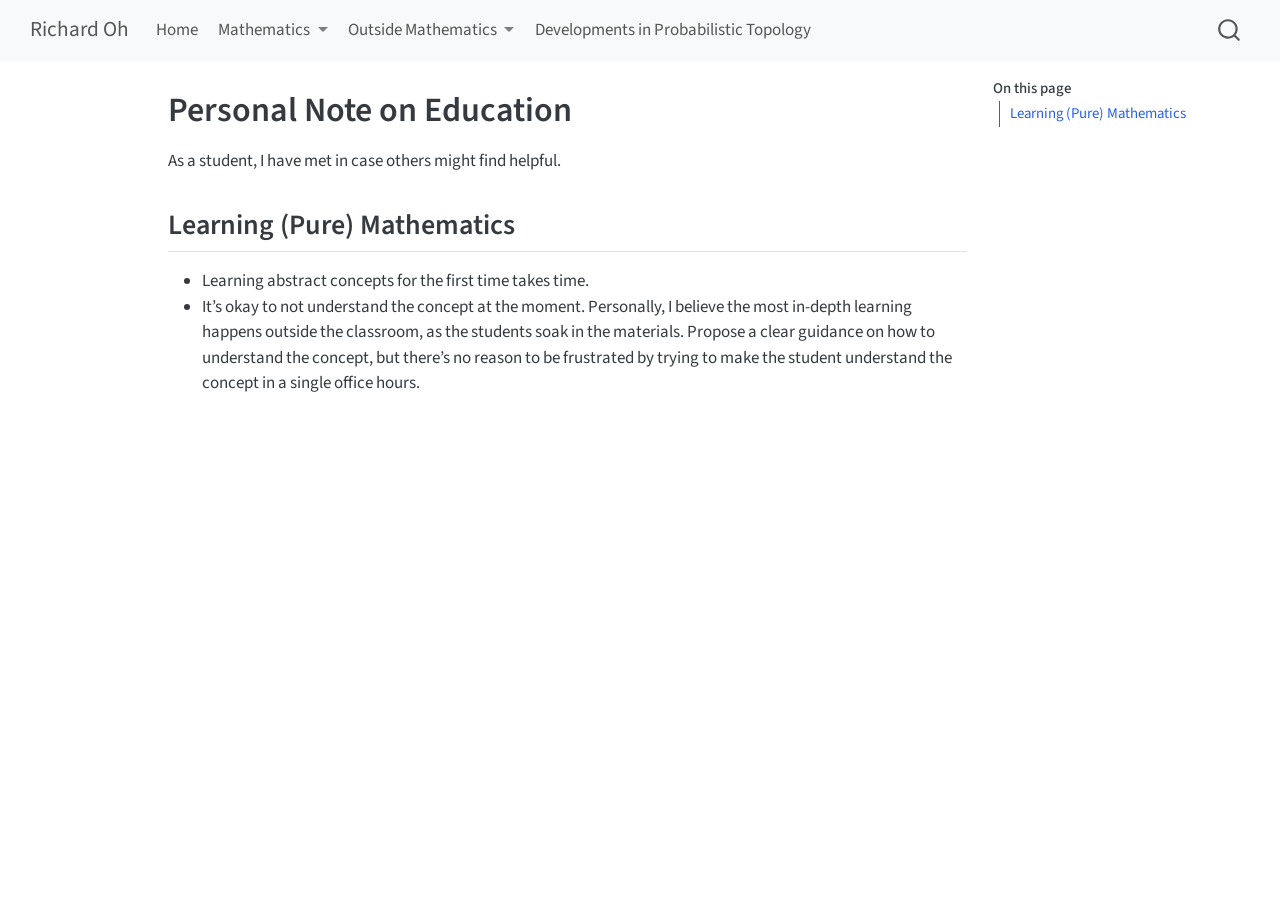
<file: outside_mathematics/education.html>
<!DOCTYPE html>
<html xmlns="http://www.w3.org/1999/xhtml" lang="en" xml:lang="en"><head>

<meta charset="utf-8">
<meta name="generator" content="quarto-1.10.18">

<meta name="viewport" content="width=device-width, initial-scale=1.0, user-scalable=yes">


<title>Personal Note on Education – Richard Oh</title>
<style>
/* Default styles provided by pandoc.
** See https://pandoc.org/MANUAL.html#variables-for-html for config info.
*/
span.smallcaps{font-variant: small-caps;}
div.columns{display: flex; gap: 1.5em;}
div.column{flex: auto;}
@media screen {
div.columns{gap: min(4vw, 1.5em);}
div.column{overflow-x: auto;}
}
div.hanging-indent{margin-left: 1.5em; text-indent: -1.5em;}
ul.task-list{list-style: none;}
ul.task-list li input[type="checkbox"] {
  width: 0.8em;
  margin: 0 0.8em 0.2em -1em; /* quarto-specific, see https://github.com/quarto-dev/quarto-cli/issues/4556 */ 
  vertical-align: middle;
}
</style>


<script src="../site_libs/quarto-nav/quarto-nav.js"></script>
<script src="../site_libs/quarto-nav/headroom.min.js"></script>
<script src="../site_libs/clipboard/clipboard.min.js"></script>
<script src="../site_libs/quarto-search/autocomplete.umd.js"></script>
<script src="../site_libs/quarto-search/fuse.min.js"></script>
<script src="../site_libs/quarto-search/quarto-search.js"></script>
<meta name="quarto:offset" content="../">
<script src="../site_libs/quarto-html/quarto.js" type="module"></script>
<script src="../site_libs/quarto-html/tabsets/tabsets.js" type="module"></script>
<script src="../site_libs/quarto-html/popper.min.js"></script>
<script src="../site_libs/quarto-html/tippy.umd.min.js"></script>
<script src="../site_libs/quarto-html/anchor.min.js"></script>
<link href="../site_libs/quarto-html/tippy.css" rel="stylesheet">
<link href="../site_libs/quarto-html/quarto-syntax-highlighting-64a204ab8560d761af7679ceaba22944.css" rel="stylesheet" id="quarto-text-highlighting-styles">
<script src="../site_libs/bootstrap/bootstrap.min.js"></script>
<link href="../site_libs/bootstrap/bootstrap-icons.css" rel="stylesheet">
<link href="../site_libs/bootstrap/bootstrap-d6784643d2aa0cf05399d1abddf4a704.min.css" rel="stylesheet" append-hash="true" id="quarto-bootstrap" data-mode="light">
<script id="quarto-search-options" type="application/json">{
  "location": "navbar",
  "copy-button": false,
  "collapse-after": 3,
  "panel-placement": "end",
  "type": "overlay",
  "limit": 50,
  "keyboard-shortcut": [
    "f",
    "/",
    "s"
  ],
  "show-item-context": false,
  "language": {
    "search-no-results-text": "No results",
    "search-matching-documents-text": "matching documents",
    "search-copy-link-title": "Copy link to search",
    "search-hide-matches-text": "Hide additional matches",
    "search-more-match-text": "more match in this document",
    "search-more-matches-text": "more matches in this document",
    "search-clear-button-title": "Clear",
    "search-text-placeholder": "",
    "search-detached-cancel-button-title": "Cancel",
    "search-submit-button-title": "Submit",
    "search-label": "Search"
  }
}</script>


<link rel="stylesheet" href="../styles.css">
</head>

<body class="nav-fixed quarto-light">

<div id="quarto-search-results"></div>
  <header id="quarto-header" class="headroom fixed-top">
    <nav class="navbar navbar-expand-lg " data-bs-theme="dark">
      <div class="navbar-container container-fluid">
      <div class="navbar-brand-container mx-auto">
    <a class="navbar-brand" href="../index.html">
    <span class="navbar-title">Richard Oh</span>
    </a>
  </div>
            <div id="quarto-search" class="" title="Search"></div>
          <button class="navbar-toggler" type="button" data-bs-toggle="collapse" data-bs-target="#navbarCollapse" aria-controls="navbarCollapse" role="menu" aria-expanded="false" aria-label="Toggle navigation" onclick="if (window.quartoToggleHeadroom) { window.quartoToggleHeadroom(); }">
  <span class="navbar-toggler-icon"></span>
</button>
          <div class="collapse navbar-collapse" id="navbarCollapse">
            <ul class="navbar-nav navbar-nav-scroll me-auto">
  <li class="nav-item">
    <a class="nav-link" href="../index.html"> 
<span class="menu-text">Home</span></a>
  </li>  
  <li class="nav-item dropdown ">
    <a class="nav-link dropdown-toggle" href="#" id="nav-menu-mathematics" role="link" data-bs-toggle="dropdown" aria-expanded="false">
 <span class="menu-text">Mathematics</span>
    </a>
    <ul class="dropdown-menu" aria-labelledby="nav-menu-mathematics">    
        <li>
    <a class="dropdown-item" href="../mathematics/index.html">
 <span class="dropdown-text">Overview</span></a>
  </li>  
        <li>
    <a class="dropdown-item" href="../mathematics/investigations_and_projects.html">
 <span class="dropdown-text">Projects &amp; Personal Investigations</span></a>
  </li>  
        <li>
    <a class="dropdown-item" href="../mathematics/notes.html">
 <span class="dropdown-text">Various Notes</span></a>
  </li>  
    </ul>
  </li>
  <li class="nav-item dropdown ">
    <a class="nav-link dropdown-toggle" href="#" id="nav-menu-outside-mathematics" role="link" data-bs-toggle="dropdown" aria-expanded="false">
 <span class="menu-text">Outside Mathematics</span>
    </a>
    <ul class="dropdown-menu" aria-labelledby="nav-menu-outside-mathematics">    
        <li>
    <a class="dropdown-item" href="../outside_mathematics/education.html">
 <span class="dropdown-text">Personal Note on Education</span></a>
  </li>  
        <li>
    <a class="dropdown-item" href="../outside_mathematics/personal_interests.html">
 <span class="dropdown-text">Personal Interests</span></a>
  </li>  
    </ul>
  </li>
  <li class="nav-item">
    <a class="nav-link" href="../developments_probabilistic_topology.html"> 
<span class="menu-text">Developments in Probabilistic Topology</span></a>
  </li>  
</ul>
          </div> <!-- /navcollapse -->
            <div class="quarto-navbar-tools">
</div>
      </div> <!-- /container-fluid -->
    </nav>
</header>
<!-- content -->
<div id="quarto-content" class="quarto-container page-columns page-rows-contents page-layout-article page-navbar">
<!-- sidebar -->
<!-- margin-sidebar -->
    <div id="quarto-margin-sidebar" class="sidebar margin-sidebar">
        <nav id="TOC" role="doc-toc" class="toc-active">
    <h2 id="toc-title">On this page</h2>
   
  <ul>
  <li><a href="#learning-pure-mathematics" id="toc-learning-pure-mathematics" class="nav-link active" data-scroll-target="#learning-pure-mathematics">Learning (Pure) Mathematics</a></li>
  </ul>
</nav>
    </div>
<!-- main -->
<main class="content" id="quarto-document-content">

<header id="title-block-header" class="quarto-title-block default">
<div class="quarto-title">
<h1 class="title">Personal Note on Education</h1>
</div>



<div class="quarto-title-meta">

    
  
    
  </div>
  


</header>


<p>As a student, I have met in case others might find helpful.</p>
<section id="learning-pure-mathematics" class="level2">
<h2 class="anchored" data-anchor-id="learning-pure-mathematics">Learning (Pure) Mathematics</h2>
<ul>
<li>Learning abstract concepts for the first time takes time.</li>
<li>It’s okay to not understand the concept at the moment. Personally, I believe the most in-depth learning happens outside the classroom, as the students soak in the materials. Propose a clear guidance on how to understand the concept, but there’s no reason to be frustrated by trying to make the student understand the concept in a single office hours.</li>
</ul>


</section>

</main> <!-- /main -->
<script id="quarto-html-after-body" type="application/javascript">
  window.document.addEventListener("DOMContentLoaded", function (event) {
    const icon = "";
    const anchorJS = new window.AnchorJS();
    anchorJS.options = {
      placement: 'right',
      icon: icon
    };
    anchorJS.add('.anchored');
    const isCodeAnnotation = (el) => {
      for (const clz of el.classList) {
        if (clz.startsWith('code-annotation-')) {                     
          return true;
        }
      }
      return false;
    }
    const onCopySuccess = function(e) {
      // button target
      const button = e.trigger;
      // don't keep focus
      button.blur();
      // flash "checked"
      button.classList.add('code-copy-button-checked');
      var currentTitle = button.getAttribute("title");
      button.setAttribute("title", "Copied!");
      let tooltip;
      if (window.bootstrap) {
        button.setAttribute("data-bs-toggle", "tooltip");
        button.setAttribute("data-bs-placement", "left");
        button.setAttribute("data-bs-title", "Copied!");
        tooltip = new bootstrap.Tooltip(button, 
          { trigger: "manual", 
            customClass: "code-copy-button-tooltip",
            offset: [0, -8]});
        tooltip.show();    
      }
      setTimeout(function() {
        if (tooltip) {
          tooltip.hide();
          button.removeAttribute("data-bs-title");
          button.removeAttribute("data-bs-toggle");
          button.removeAttribute("data-bs-placement");
        }
        button.setAttribute("title", currentTitle);
        button.classList.remove('code-copy-button-checked');
      }, 1000);
      // clear code selection
      e.clearSelection();
    }
    const getTextToCopy = function(trigger) {
      const outerScaffold = trigger.parentElement.cloneNode(true);
      const codeEl = outerScaffold.querySelector('code');
      for (const childEl of codeEl.children) {
        if (isCodeAnnotation(childEl)) {
          childEl.remove();
        }
      }
      return codeEl.innerText;
    }
    const clipboard = new window.ClipboardJS('.code-copy-button:not([data-in-quarto-modal])', {
      text: getTextToCopy
    });
    clipboard.on('success', onCopySuccess);
    if (window.document.getElementById('quarto-embedded-source-code-modal')) {
      const clipboardModal = new window.ClipboardJS('.code-copy-button[data-in-quarto-modal]', {
        text: getTextToCopy,
        container: window.document.getElementById('quarto-embedded-source-code-modal')
      });
      clipboardModal.on('success', onCopySuccess);
    }
      var localhostRegex = new RegExp(/^(?:http|https):\/\/localhost\:?[0-9]*\//);
      var mailtoRegex = new RegExp(/^mailto:/);
        var filterRegex = new RegExp("https:\/\/laytonandluke\.github\.io\/personal-website\/");
      var isInternal = (href) => {
          return filterRegex.test(href) || localhostRegex.test(href) || mailtoRegex.test(href);
      }
      // Inspect non-navigation links and adorn them if external
     var links = window.document.querySelectorAll('a[href]:not(.nav-link):not(.navbar-brand):not(.toc-action):not(.sidebar-link):not(.sidebar-item-toggle):not(.pagination-link):not(.no-external):not([aria-hidden]):not(.dropdown-item):not(.quarto-navigation-tool):not(.about-link)');
      for (var i=0; i<links.length; i++) {
        const link = links[i];
        if (!isInternal(link.href)) {
          // undo the damage that might have been done by quarto-nav.js in the case of
          // links that we want to consider external
          if (link.dataset.originalHref !== undefined) {
            link.href = link.dataset.originalHref;
          }
        }
      }
    function tippyHover(el, contentFn, onTriggerFn, onUntriggerFn) {
      const config = {
        allowHTML: true,
        maxWidth: 500,
        delay: 100,
        arrow: false,
        appendTo: function(el) {
            return el.parentElement;
        },
        interactive: true,
        interactiveBorder: 10,
        theme: 'quarto',
        placement: 'bottom-start',
      };
      if (contentFn) {
        config.content = contentFn;
      }
      if (onTriggerFn) {
        config.onTrigger = onTriggerFn;
      }
      if (onUntriggerFn) {
        config.onUntrigger = onUntriggerFn;
      }
      window.tippy(el, config); 
    }
    const noterefs = window.document.querySelectorAll('a[role="doc-noteref"]');
    for (var i=0; i<noterefs.length; i++) {
      const ref = noterefs[i];
      tippyHover(ref, function() {
        // use id or data attribute instead here
        let href = ref.getAttribute('data-footnote-href') || ref.getAttribute('href');
        try { href = new URL(href).hash; } catch {}
        const id = href.replace(/^#\/?/, "");
        const note = window.document.getElementById(id);
        if (note) {
          return note.innerHTML;
        } else {
          return "";
        }
      });
    }
    const xrefs = window.document.querySelectorAll('a.quarto-xref');
    const processXRef = (id, note) => {
      // Strip column container classes
      const stripColumnClz = (el) => {
        el.classList.remove("page-full", "page-columns");
        if (el.children) {
          for (const child of el.children) {
            stripColumnClz(child);
          }
        }
      }
      stripColumnClz(note)
      if (id === null || id.startsWith('sec-')) {
        // Special case sections, only their first couple elements
        const container = document.createElement("div");
        if (note.children && note.children.length > 2) {
          container.appendChild(note.children[0].cloneNode(true));
          for (let i = 1; i < note.children.length; i++) {
            const child = note.children[i];
            if (child.tagName === "P" && child.innerText === "") {
              continue;
            } else {
              container.appendChild(child.cloneNode(true));
              break;
            }
          }
          if (window.Quarto?.typesetMath) {
            window.Quarto.typesetMath(container);
          }
          return container.innerHTML
        } else {
          if (window.Quarto?.typesetMath) {
            window.Quarto.typesetMath(note);
          }
          return note.innerHTML;
        }
      } else {
        // Remove any anchor links if they are present
        const anchorLink = note.querySelector('a.anchorjs-link');
        if (anchorLink) {
          anchorLink.remove();
        }
        if (window.Quarto?.typesetMath) {
          window.Quarto.typesetMath(note);
        }
        if (note.classList.contains("callout")) {
          return note.outerHTML;
        } else {
          return note.innerHTML;
        }
      }
    }
    for (var i=0; i<xrefs.length; i++) {
      const xref = xrefs[i];
      tippyHover(xref, undefined, function(instance) {
        instance.disable();
        let url = xref.getAttribute('href');
        let hash = undefined; 
        if (url.startsWith('#')) {
          hash = url;
        } else {
          try { hash = new URL(url).hash; } catch {}
        }
        if (hash) {
          const id = hash.replace(/^#\/?/, "");
          const note = window.document.getElementById(id);
          if (note !== null) {
            try {
              const html = processXRef(id, note.cloneNode(true));
              instance.setContent(html);
            } finally {
              instance.enable();
              instance.show();
            }
          } else {
            // See if we can fetch this
            fetch(url.split('#')[0])
            .then(res => res.text())
            .then(html => {
              const parser = new DOMParser();
              const htmlDoc = parser.parseFromString(html, "text/html");
              const note = htmlDoc.getElementById(id);
              if (note !== null) {
                const html = processXRef(id, note);
                instance.setContent(html);
              } 
            }).finally(() => {
              instance.enable();
              instance.show();
            });
          }
        } else {
          // See if we can fetch a full url (with no hash to target)
          // This is a special case and we should probably do some content thinning / targeting
          fetch(url)
          .then(res => res.text())
          .then(html => {
            const parser = new DOMParser();
            const htmlDoc = parser.parseFromString(html, "text/html");
            const note = htmlDoc.querySelector('main.content');
            if (note !== null) {
              // This should only happen for chapter cross references
              // (since there is no id in the URL)
              // remove the first header
              if (note.children.length > 0 && note.children[0].tagName === "HEADER") {
                note.children[0].remove();
              }
              const html = processXRef(null, note);
              instance.setContent(html);
            } 
          }).finally(() => {
            instance.enable();
            instance.show();
          });
        }
      }, function(instance) {
      });
    }
        let selectedAnnoteEl;
        const selectorForAnnotation = ( cell, annotation) => {
          let cellAttr = 'data-code-cell="' + cell + '"';
          let lineAttr = 'data-code-annotation="' +  annotation + '"';
          const selector = 'span[' + cellAttr + '][' + lineAttr + ']';
          return selector;
        }
        const selectCodeLines = (annoteEl) => {
          const doc = window.document;
          const targetCell = annoteEl.getAttribute("data-target-cell");
          const targetAnnotation = annoteEl.getAttribute("data-target-annotation");
          const annoteSpan = window.document.querySelector(selectorForAnnotation(targetCell, targetAnnotation));
          const lines = annoteSpan.getAttribute("data-code-lines").split(",");
          const lineIds = lines.map((line) => {
            return targetCell + "-" + line;
          })
          let top = null;
          let height = null;
          let parent = null;
          if (lineIds.length > 0) {
              //compute the position of the single el (top and bottom and make a div)
              const el = window.document.getElementById(lineIds[0]);
              top = el.offsetTop;
              height = el.offsetHeight;
              parent = el.parentElement.parentElement;
            if (lineIds.length > 1) {
              const lastEl = window.document.getElementById(lineIds[lineIds.length - 1]);
              const bottom = lastEl.offsetTop + lastEl.offsetHeight;
              height = bottom - top;
            }
            if (top !== null && height !== null && parent !== null) {
              // cook up a div (if necessary) and position it 
              let div = window.document.getElementById("code-annotation-line-highlight");
              if (div === null) {
                div = window.document.createElement("div");
                div.setAttribute("id", "code-annotation-line-highlight");
                div.style.position = 'absolute';
                parent.appendChild(div);
              }
              div.style.top = top - 2 + "px";
              div.style.height = height + 4 + "px";
              div.style.left = 0;
              let gutterDiv = window.document.getElementById("code-annotation-line-highlight-gutter");
              if (gutterDiv === null) {
                gutterDiv = window.document.createElement("div");
                gutterDiv.setAttribute("id", "code-annotation-line-highlight-gutter");
                gutterDiv.style.position = 'absolute';
                const codeCell = window.document.getElementById(targetCell);
                const gutter = codeCell.querySelector('.code-annotation-gutter');
                gutter.appendChild(gutterDiv);
              }
              gutterDiv.style.top = top - 2 + "px";
              gutterDiv.style.height = height + 4 + "px";
            }
            selectedAnnoteEl = annoteEl;
          }
        };
        const unselectCodeLines = () => {
          const elementsIds = ["code-annotation-line-highlight", "code-annotation-line-highlight-gutter"];
          elementsIds.forEach((elId) => {
            const div = window.document.getElementById(elId);
            if (div) {
              div.remove();
            }
          });
          selectedAnnoteEl = undefined;
        };
          // Handle positioning of the toggle
      window.addEventListener(
        "resize",
        throttle(() => {
          elRect = undefined;
          if (selectedAnnoteEl) {
            selectCodeLines(selectedAnnoteEl);
          }
        }, 10)
      );
      function throttle(fn, ms) {
      let throttle = false;
      let timer;
        return (...args) => {
          if(!throttle) { // first call gets through
              fn.apply(this, args);
              throttle = true;
          } else { // all the others get throttled
              if(timer) clearTimeout(timer); // cancel #2
              timer = setTimeout(() => {
                fn.apply(this, args);
                timer = throttle = false;
              }, ms);
          }
        };
      }
        // Attach click handler to the DT
        const annoteDls = window.document.querySelectorAll('dt[data-target-cell]');
        for (const annoteDlNode of annoteDls) {
          annoteDlNode.addEventListener('click', (event) => {
            const clickedEl = event.target;
            if (clickedEl !== selectedAnnoteEl) {
              unselectCodeLines();
              const activeEl = window.document.querySelector('dt[data-target-cell].code-annotation-active');
              if (activeEl) {
                activeEl.classList.remove('code-annotation-active');
              }
              selectCodeLines(clickedEl);
              clickedEl.classList.add('code-annotation-active');
            } else {
              // Unselect the line
              unselectCodeLines();
              clickedEl.classList.remove('code-annotation-active');
            }
          });
        }
    const findCites = (el) => {
      const parentEl = el.parentElement;
      if (parentEl) {
        const cites = parentEl.dataset.cites;
        if (cites) {
          return {
            el,
            cites: cites.split(' ')
          };
        } else {
          return findCites(el.parentElement)
        }
      } else {
        return undefined;
      }
    };
    var bibliorefs = window.document.querySelectorAll('a[role="doc-biblioref"]');
    for (var i=0; i<bibliorefs.length; i++) {
      const ref = bibliorefs[i];
      const citeInfo = findCites(ref);
      if (citeInfo) {
        tippyHover(citeInfo.el, function() {
          var popup = window.document.createElement('div');
          citeInfo.cites.forEach(function(cite) {
            var citeDiv = window.document.createElement('div');
            citeDiv.classList.add('hanging-indent');
            citeDiv.classList.add('csl-entry');
            var biblioDiv = window.document.getElementById('ref-' + cite);
            if (biblioDiv) {
              citeDiv.innerHTML = biblioDiv.innerHTML;
            }
            popup.appendChild(citeDiv);
          });
          return popup.innerHTML;
        });
      }
    }
  });
  </script>
</div> <!-- /content -->




</body></html>
</file>
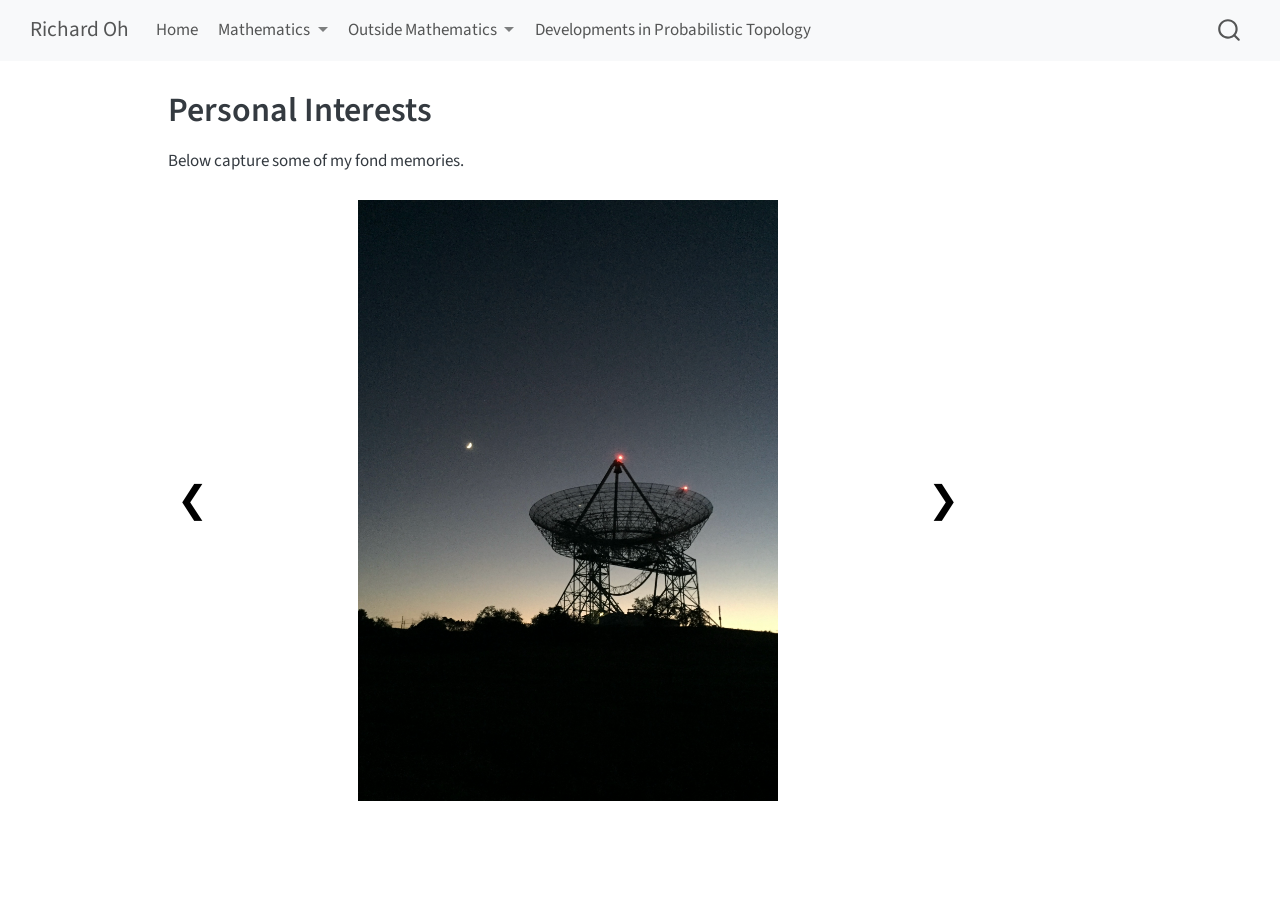
<file: outside_mathematics/personal_interests.html>
<!DOCTYPE html>
<html xmlns="http://www.w3.org/1999/xhtml" lang="en" xml:lang="en"><head>

<meta charset="utf-8">
<meta name="generator" content="quarto-1.10.18">

<meta name="viewport" content="width=device-width, initial-scale=1.0, user-scalable=yes">


<title>Personal Interests – Richard Oh</title>
<style>
/* Default styles provided by pandoc.
** See https://pandoc.org/MANUAL.html#variables-for-html for config info.
*/
span.smallcaps{font-variant: small-caps;}
div.columns{display: flex; gap: 1.5em;}
div.column{flex: auto;}
@media screen {
div.columns{gap: min(4vw, 1.5em);}
div.column{overflow-x: auto;}
}
div.hanging-indent{margin-left: 1.5em; text-indent: -1.5em;}
ul.task-list{list-style: none;}
ul.task-list li input[type="checkbox"] {
  width: 0.8em;
  margin: 0 0.8em 0.2em -1em; /* quarto-specific, see https://github.com/quarto-dev/quarto-cli/issues/4556 */ 
  vertical-align: middle;
}
</style>


<script src="../site_libs/quarto-nav/quarto-nav.js"></script>
<script src="../site_libs/quarto-nav/headroom.min.js"></script>
<script src="../site_libs/clipboard/clipboard.min.js"></script>
<script src="../site_libs/quarto-search/autocomplete.umd.js"></script>
<script src="../site_libs/quarto-search/fuse.min.js"></script>
<script src="../site_libs/quarto-search/quarto-search.js"></script>
<meta name="quarto:offset" content="../">
<script src="../site_libs/quarto-html/quarto.js" type="module"></script>
<script src="../site_libs/quarto-html/tabsets/tabsets.js" type="module"></script>
<script src="../site_libs/quarto-html/popper.min.js"></script>
<script src="../site_libs/quarto-html/tippy.umd.min.js"></script>
<script src="../site_libs/quarto-html/anchor.min.js"></script>
<link href="../site_libs/quarto-html/tippy.css" rel="stylesheet">
<link href="../site_libs/quarto-html/quarto-syntax-highlighting-64a204ab8560d761af7679ceaba22944.css" rel="stylesheet" id="quarto-text-highlighting-styles">
<script src="../site_libs/bootstrap/bootstrap.min.js"></script>
<link href="../site_libs/bootstrap/bootstrap-icons.css" rel="stylesheet">
<link href="../site_libs/bootstrap/bootstrap-d6784643d2aa0cf05399d1abddf4a704.min.css" rel="stylesheet" append-hash="true" id="quarto-bootstrap" data-mode="light">
<script id="quarto-search-options" type="application/json">{
  "location": "navbar",
  "copy-button": false,
  "collapse-after": 3,
  "panel-placement": "end",
  "type": "overlay",
  "limit": 50,
  "keyboard-shortcut": [
    "f",
    "/",
    "s"
  ],
  "show-item-context": false,
  "language": {
    "search-no-results-text": "No results",
    "search-matching-documents-text": "matching documents",
    "search-copy-link-title": "Copy link to search",
    "search-hide-matches-text": "Hide additional matches",
    "search-more-match-text": "more match in this document",
    "search-more-matches-text": "more matches in this document",
    "search-clear-button-title": "Clear",
    "search-text-placeholder": "",
    "search-detached-cancel-button-title": "Cancel",
    "search-submit-button-title": "Submit",
    "search-label": "Search"
  }
}</script>


<link rel="stylesheet" href="../styles.css">
</head>

<body class="nav-fixed quarto-light">

<div id="quarto-search-results"></div>
  <header id="quarto-header" class="headroom fixed-top">
    <nav class="navbar navbar-expand-lg " data-bs-theme="dark">
      <div class="navbar-container container-fluid">
      <div class="navbar-brand-container mx-auto">
    <a class="navbar-brand" href="../index.html">
    <span class="navbar-title">Richard Oh</span>
    </a>
  </div>
            <div id="quarto-search" class="" title="Search"></div>
          <button class="navbar-toggler" type="button" data-bs-toggle="collapse" data-bs-target="#navbarCollapse" aria-controls="navbarCollapse" role="menu" aria-expanded="false" aria-label="Toggle navigation" onclick="if (window.quartoToggleHeadroom) { window.quartoToggleHeadroom(); }">
  <span class="navbar-toggler-icon"></span>
</button>
          <div class="collapse navbar-collapse" id="navbarCollapse">
            <ul class="navbar-nav navbar-nav-scroll me-auto">
  <li class="nav-item">
    <a class="nav-link" href="../index.html"> 
<span class="menu-text">Home</span></a>
  </li>  
  <li class="nav-item dropdown ">
    <a class="nav-link dropdown-toggle" href="#" id="nav-menu-mathematics" role="link" data-bs-toggle="dropdown" aria-expanded="false">
 <span class="menu-text">Mathematics</span>
    </a>
    <ul class="dropdown-menu" aria-labelledby="nav-menu-mathematics">    
        <li>
    <a class="dropdown-item" href="../mathematics/index.html">
 <span class="dropdown-text">Overview</span></a>
  </li>  
        <li>
    <a class="dropdown-item" href="../mathematics/investigations_and_projects.html">
 <span class="dropdown-text">Projects &amp; Personal Investigations</span></a>
  </li>  
        <li>
    <a class="dropdown-item" href="../mathematics/notes.html">
 <span class="dropdown-text">Various Notes</span></a>
  </li>  
    </ul>
  </li>
  <li class="nav-item dropdown ">
    <a class="nav-link dropdown-toggle" href="#" id="nav-menu-outside-mathematics" role="link" data-bs-toggle="dropdown" aria-expanded="false">
 <span class="menu-text">Outside Mathematics</span>
    </a>
    <ul class="dropdown-menu" aria-labelledby="nav-menu-outside-mathematics">    
        <li>
    <a class="dropdown-item" href="../outside_mathematics/education.html">
 <span class="dropdown-text">Personal Note on Education</span></a>
  </li>  
        <li>
    <a class="dropdown-item" href="../outside_mathematics/personal_interests.html">
 <span class="dropdown-text">Personal Interests</span></a>
  </li>  
    </ul>
  </li>
  <li class="nav-item">
    <a class="nav-link" href="../developments_probabilistic_topology.html"> 
<span class="menu-text">Developments in Probabilistic Topology</span></a>
  </li>  
</ul>
          </div> <!-- /navcollapse -->
            <div class="quarto-navbar-tools">
</div>
      </div> <!-- /container-fluid -->
    </nav>
</header>
<!-- content -->
<div id="quarto-content" class="quarto-container page-columns page-rows-contents page-layout-article page-navbar">
<!-- sidebar -->
<!-- margin-sidebar -->
    <div id="quarto-margin-sidebar" class="sidebar margin-sidebar zindex-bottom">
        
    </div>
<!-- main -->
<main class="content" id="quarto-document-content">

<header id="title-block-header" class="quarto-title-block default">
<div class="quarto-title">
<h1 class="title">Personal Interests</h1>
</div>



<div class="quarto-title-meta">

    
  
    
  </div>
  


</header>


<p>Below capture some of my fond memories.</p>
<style>
.photo-slideshow {
  display: flex;
  align-items: center;
  justify-content: center;
  gap: 1rem;
  margin: 1.5rem auto;
  width: 100%;
}

.photo-slides {
  width: min(100%, 750px);
  text-align: center;
}

.photo-slide {
  display: none !important;
  width: auto !important;
  height: auto !important;
  margin: 0 auto !important;
  object-fit: contain;
}

/* Only the currently selected photograph is visible */
.photo-slide.active {
  display: block !important;
}

/* Portrait photographs */
.photo-slide.portrait {
  max-width: min(100%, 420px) !important;
  max-height: 650px;
}

/* Landscape photographs */
.photo-slide.landscape {
  max-width: min(100%, 750px) !important;
  max-height: 600px;
}

.photo-arrow {
  flex: 0 0 auto;
  border: none;
  background: transparent;
  font-size: 2.2rem;
  line-height: 1;
  cursor: pointer;
  padding: 0.5rem;
}

.photo-arrow:hover {
  opacity: 0.6;
}

@media (max-width: 700px) {
  .photo-slideshow {
    gap: 0.25rem;
  }

  .photo-arrow {
    font-size: 1.7rem;
    padding: 0.25rem;
  }

  .photo-slide.portrait,
  .photo-slide.landscape {
    max-width: 100% !important;
    max-height: 70vh;
  }
}
</style>

<div class="photo-slideshow">

<button class="photo-arrow photo-prev" type="button" aria-label="Previous photo">❮</button>

<div class="photo-slides">

<img class="photo-slide active portrait" src="../images/Photo_1.jpg" alt="Photo 1">
<img class="photo-slide portrait" src="../images/Photo_2.jpg" alt="Photo 2">
<img class="photo-slide landscape" src="../images/Photo_3.jpg" alt="Photo 3">
<img class="photo-slide landscape" src="../images/Photo_4.jpg" alt="Photo 4">

</div>

<button class="photo-arrow photo-next" type="button" aria-label="Next photo">❯</button>

</div>

<script>
document.addEventListener("DOMContentLoaded", function () {
  document.querySelectorAll(".photo-slideshow").forEach(function (slideshow) {
    const slides = slideshow.querySelectorAll(".photo-slide");
    const prev = slideshow.querySelector(".photo-prev");
    const next = slideshow.querySelector(".photo-next");

    let current = 0;

    function showSlide(index) {
      slides.forEach(function (slide, i) {
        slide.classList.toggle("active", i === index);
      });
    }

    prev.addEventListener("click", function () {
      current = (current - 1 + slides.length) % slides.length;
      showSlide(current);
    });

    next.addEventListener("click", function () {
      current = (current + 1) % slides.length;
      showSlide(current);
    });

    showSlide(current);
  });
});
</script>



</main> <!-- /main -->
<script id="quarto-html-after-body" type="application/javascript">
  window.document.addEventListener("DOMContentLoaded", function (event) {
    const icon = "";
    const anchorJS = new window.AnchorJS();
    anchorJS.options = {
      placement: 'right',
      icon: icon
    };
    anchorJS.add('.anchored');
    const isCodeAnnotation = (el) => {
      for (const clz of el.classList) {
        if (clz.startsWith('code-annotation-')) {                     
          return true;
        }
      }
      return false;
    }
    const onCopySuccess = function(e) {
      // button target
      const button = e.trigger;
      // don't keep focus
      button.blur();
      // flash "checked"
      button.classList.add('code-copy-button-checked');
      var currentTitle = button.getAttribute("title");
      button.setAttribute("title", "Copied!");
      let tooltip;
      if (window.bootstrap) {
        button.setAttribute("data-bs-toggle", "tooltip");
        button.setAttribute("data-bs-placement", "left");
        button.setAttribute("data-bs-title", "Copied!");
        tooltip = new bootstrap.Tooltip(button, 
          { trigger: "manual", 
            customClass: "code-copy-button-tooltip",
            offset: [0, -8]});
        tooltip.show();    
      }
      setTimeout(function() {
        if (tooltip) {
          tooltip.hide();
          button.removeAttribute("data-bs-title");
          button.removeAttribute("data-bs-toggle");
          button.removeAttribute("data-bs-placement");
        }
        button.setAttribute("title", currentTitle);
        button.classList.remove('code-copy-button-checked');
      }, 1000);
      // clear code selection
      e.clearSelection();
    }
    const getTextToCopy = function(trigger) {
      const outerScaffold = trigger.parentElement.cloneNode(true);
      const codeEl = outerScaffold.querySelector('code');
      for (const childEl of codeEl.children) {
        if (isCodeAnnotation(childEl)) {
          childEl.remove();
        }
      }
      return codeEl.innerText;
    }
    const clipboard = new window.ClipboardJS('.code-copy-button:not([data-in-quarto-modal])', {
      text: getTextToCopy
    });
    clipboard.on('success', onCopySuccess);
    if (window.document.getElementById('quarto-embedded-source-code-modal')) {
      const clipboardModal = new window.ClipboardJS('.code-copy-button[data-in-quarto-modal]', {
        text: getTextToCopy,
        container: window.document.getElementById('quarto-embedded-source-code-modal')
      });
      clipboardModal.on('success', onCopySuccess);
    }
      var localhostRegex = new RegExp(/^(?:http|https):\/\/localhost\:?[0-9]*\//);
      var mailtoRegex = new RegExp(/^mailto:/);
        var filterRegex = new RegExp("https:\/\/laytonandluke\.github\.io\/personal-website\/");
      var isInternal = (href) => {
          return filterRegex.test(href) || localhostRegex.test(href) || mailtoRegex.test(href);
      }
      // Inspect non-navigation links and adorn them if external
     var links = window.document.querySelectorAll('a[href]:not(.nav-link):not(.navbar-brand):not(.toc-action):not(.sidebar-link):not(.sidebar-item-toggle):not(.pagination-link):not(.no-external):not([aria-hidden]):not(.dropdown-item):not(.quarto-navigation-tool):not(.about-link)');
      for (var i=0; i<links.length; i++) {
        const link = links[i];
        if (!isInternal(link.href)) {
          // undo the damage that might have been done by quarto-nav.js in the case of
          // links that we want to consider external
          if (link.dataset.originalHref !== undefined) {
            link.href = link.dataset.originalHref;
          }
        }
      }
    function tippyHover(el, contentFn, onTriggerFn, onUntriggerFn) {
      const config = {
        allowHTML: true,
        maxWidth: 500,
        delay: 100,
        arrow: false,
        appendTo: function(el) {
            return el.parentElement;
        },
        interactive: true,
        interactiveBorder: 10,
        theme: 'quarto',
        placement: 'bottom-start',
      };
      if (contentFn) {
        config.content = contentFn;
      }
      if (onTriggerFn) {
        config.onTrigger = onTriggerFn;
      }
      if (onUntriggerFn) {
        config.onUntrigger = onUntriggerFn;
      }
      window.tippy(el, config); 
    }
    const noterefs = window.document.querySelectorAll('a[role="doc-noteref"]');
    for (var i=0; i<noterefs.length; i++) {
      const ref = noterefs[i];
      tippyHover(ref, function() {
        // use id or data attribute instead here
        let href = ref.getAttribute('data-footnote-href') || ref.getAttribute('href');
        try { href = new URL(href).hash; } catch {}
        const id = href.replace(/^#\/?/, "");
        const note = window.document.getElementById(id);
        if (note) {
          return note.innerHTML;
        } else {
          return "";
        }
      });
    }
    const xrefs = window.document.querySelectorAll('a.quarto-xref');
    const processXRef = (id, note) => {
      // Strip column container classes
      const stripColumnClz = (el) => {
        el.classList.remove("page-full", "page-columns");
        if (el.children) {
          for (const child of el.children) {
            stripColumnClz(child);
          }
        }
      }
      stripColumnClz(note)
      if (id === null || id.startsWith('sec-')) {
        // Special case sections, only their first couple elements
        const container = document.createElement("div");
        if (note.children && note.children.length > 2) {
          container.appendChild(note.children[0].cloneNode(true));
          for (let i = 1; i < note.children.length; i++) {
            const child = note.children[i];
            if (child.tagName === "P" && child.innerText === "") {
              continue;
            } else {
              container.appendChild(child.cloneNode(true));
              break;
            }
          }
          if (window.Quarto?.typesetMath) {
            window.Quarto.typesetMath(container);
          }
          return container.innerHTML
        } else {
          if (window.Quarto?.typesetMath) {
            window.Quarto.typesetMath(note);
          }
          return note.innerHTML;
        }
      } else {
        // Remove any anchor links if they are present
        const anchorLink = note.querySelector('a.anchorjs-link');
        if (anchorLink) {
          anchorLink.remove();
        }
        if (window.Quarto?.typesetMath) {
          window.Quarto.typesetMath(note);
        }
        if (note.classList.contains("callout")) {
          return note.outerHTML;
        } else {
          return note.innerHTML;
        }
      }
    }
    for (var i=0; i<xrefs.length; i++) {
      const xref = xrefs[i];
      tippyHover(xref, undefined, function(instance) {
        instance.disable();
        let url = xref.getAttribute('href');
        let hash = undefined; 
        if (url.startsWith('#')) {
          hash = url;
        } else {
          try { hash = new URL(url).hash; } catch {}
        }
        if (hash) {
          const id = hash.replace(/^#\/?/, "");
          const note = window.document.getElementById(id);
          if (note !== null) {
            try {
              const html = processXRef(id, note.cloneNode(true));
              instance.setContent(html);
            } finally {
              instance.enable();
              instance.show();
            }
          } else {
            // See if we can fetch this
            fetch(url.split('#')[0])
            .then(res => res.text())
            .then(html => {
              const parser = new DOMParser();
              const htmlDoc = parser.parseFromString(html, "text/html");
              const note = htmlDoc.getElementById(id);
              if (note !== null) {
                const html = processXRef(id, note);
                instance.setContent(html);
              } 
            }).finally(() => {
              instance.enable();
              instance.show();
            });
          }
        } else {
          // See if we can fetch a full url (with no hash to target)
          // This is a special case and we should probably do some content thinning / targeting
          fetch(url)
          .then(res => res.text())
          .then(html => {
            const parser = new DOMParser();
            const htmlDoc = parser.parseFromString(html, "text/html");
            const note = htmlDoc.querySelector('main.content');
            if (note !== null) {
              // This should only happen for chapter cross references
              // (since there is no id in the URL)
              // remove the first header
              if (note.children.length > 0 && note.children[0].tagName === "HEADER") {
                note.children[0].remove();
              }
              const html = processXRef(null, note);
              instance.setContent(html);
            } 
          }).finally(() => {
            instance.enable();
            instance.show();
          });
        }
      }, function(instance) {
      });
    }
        let selectedAnnoteEl;
        const selectorForAnnotation = ( cell, annotation) => {
          let cellAttr = 'data-code-cell="' + cell + '"';
          let lineAttr = 'data-code-annotation="' +  annotation + '"';
          const selector = 'span[' + cellAttr + '][' + lineAttr + ']';
          return selector;
        }
        const selectCodeLines = (annoteEl) => {
          const doc = window.document;
          const targetCell = annoteEl.getAttribute("data-target-cell");
          const targetAnnotation = annoteEl.getAttribute("data-target-annotation");
          const annoteSpan = window.document.querySelector(selectorForAnnotation(targetCell, targetAnnotation));
          const lines = annoteSpan.getAttribute("data-code-lines").split(",");
          const lineIds = lines.map((line) => {
            return targetCell + "-" + line;
          })
          let top = null;
          let height = null;
          let parent = null;
          if (lineIds.length > 0) {
              //compute the position of the single el (top and bottom and make a div)
              const el = window.document.getElementById(lineIds[0]);
              top = el.offsetTop;
              height = el.offsetHeight;
              parent = el.parentElement.parentElement;
            if (lineIds.length > 1) {
              const lastEl = window.document.getElementById(lineIds[lineIds.length - 1]);
              const bottom = lastEl.offsetTop + lastEl.offsetHeight;
              height = bottom - top;
            }
            if (top !== null && height !== null && parent !== null) {
              // cook up a div (if necessary) and position it 
              let div = window.document.getElementById("code-annotation-line-highlight");
              if (div === null) {
                div = window.document.createElement("div");
                div.setAttribute("id", "code-annotation-line-highlight");
                div.style.position = 'absolute';
                parent.appendChild(div);
              }
              div.style.top = top - 2 + "px";
              div.style.height = height + 4 + "px";
              div.style.left = 0;
              let gutterDiv = window.document.getElementById("code-annotation-line-highlight-gutter");
              if (gutterDiv === null) {
                gutterDiv = window.document.createElement("div");
                gutterDiv.setAttribute("id", "code-annotation-line-highlight-gutter");
                gutterDiv.style.position = 'absolute';
                const codeCell = window.document.getElementById(targetCell);
                const gutter = codeCell.querySelector('.code-annotation-gutter');
                gutter.appendChild(gutterDiv);
              }
              gutterDiv.style.top = top - 2 + "px";
              gutterDiv.style.height = height + 4 + "px";
            }
            selectedAnnoteEl = annoteEl;
          }
        };
        const unselectCodeLines = () => {
          const elementsIds = ["code-annotation-line-highlight", "code-annotation-line-highlight-gutter"];
          elementsIds.forEach((elId) => {
            const div = window.document.getElementById(elId);
            if (div) {
              div.remove();
            }
          });
          selectedAnnoteEl = undefined;
        };
          // Handle positioning of the toggle
      window.addEventListener(
        "resize",
        throttle(() => {
          elRect = undefined;
          if (selectedAnnoteEl) {
            selectCodeLines(selectedAnnoteEl);
          }
        }, 10)
      );
      function throttle(fn, ms) {
      let throttle = false;
      let timer;
        return (...args) => {
          if(!throttle) { // first call gets through
              fn.apply(this, args);
              throttle = true;
          } else { // all the others get throttled
              if(timer) clearTimeout(timer); // cancel #2
              timer = setTimeout(() => {
                fn.apply(this, args);
                timer = throttle = false;
              }, ms);
          }
        };
      }
        // Attach click handler to the DT
        const annoteDls = window.document.querySelectorAll('dt[data-target-cell]');
        for (const annoteDlNode of annoteDls) {
          annoteDlNode.addEventListener('click', (event) => {
            const clickedEl = event.target;
            if (clickedEl !== selectedAnnoteEl) {
              unselectCodeLines();
              const activeEl = window.document.querySelector('dt[data-target-cell].code-annotation-active');
              if (activeEl) {
                activeEl.classList.remove('code-annotation-active');
              }
              selectCodeLines(clickedEl);
              clickedEl.classList.add('code-annotation-active');
            } else {
              // Unselect the line
              unselectCodeLines();
              clickedEl.classList.remove('code-annotation-active');
            }
          });
        }
    const findCites = (el) => {
      const parentEl = el.parentElement;
      if (parentEl) {
        const cites = parentEl.dataset.cites;
        if (cites) {
          return {
            el,
            cites: cites.split(' ')
          };
        } else {
          return findCites(el.parentElement)
        }
      } else {
        return undefined;
      }
    };
    var bibliorefs = window.document.querySelectorAll('a[role="doc-biblioref"]');
    for (var i=0; i<bibliorefs.length; i++) {
      const ref = bibliorefs[i];
      const citeInfo = findCites(ref);
      if (citeInfo) {
        tippyHover(citeInfo.el, function() {
          var popup = window.document.createElement('div');
          citeInfo.cites.forEach(function(cite) {
            var citeDiv = window.document.createElement('div');
            citeDiv.classList.add('hanging-indent');
            citeDiv.classList.add('csl-entry');
            var biblioDiv = window.document.getElementById('ref-' + cite);
            if (biblioDiv) {
              citeDiv.innerHTML = biblioDiv.innerHTML;
            }
            popup.appendChild(citeDiv);
          });
          return popup.innerHTML;
        });
      }
    }
  });
  </script>
</div> <!-- /content -->




</body></html>
</file>
<file: site_libs/quarto-html/tippy.css>
.tippy-box[data-animation=fade][data-state=hidden]{opacity:0}[data-tippy-root]{max-width:calc(100vw - 10px)}.tippy-box{position:relative;background-color:#333;color:#fff;border-radius:4px;font-size:14px;line-height:1.4;white-space:normal;outline:0;transition-property:transform,visibility,opacity}.tippy-box[data-placement^=top]>.tippy-arrow{bottom:0}.tippy-box[data-placement^=top]>.tippy-arrow:before{bottom:-7px;left:0;border-width:8px 8px 0;border-top-color:initial;transform-origin:center top}.tippy-box[data-placement^=bottom]>.tippy-arrow{top:0}.tippy-box[data-placement^=bottom]>.tippy-arrow:before{top:-7px;left:0;border-width:0 8px 8px;border-bottom-color:initial;transform-origin:center bottom}.tippy-box[data-placement^=left]>.tippy-arrow{right:0}.tippy-box[data-placement^=left]>.tippy-arrow:before{border-width:8px 0 8px 8px;border-left-color:initial;right:-7px;transform-origin:center left}.tippy-box[data-placement^=right]>.tippy-arrow{left:0}.tippy-box[data-placement^=right]>.tippy-arrow:before{left:-7px;border-width:8px 8px 8px 0;border-right-color:initial;transform-origin:center right}.tippy-box[data-inertia][data-state=visible]{transition-timing-function:cubic-bezier(.54,1.5,.38,1.11)}.tippy-arrow{width:16px;height:16px;color:#333}.tippy-arrow:before{content:"";position:absolute;border-color:transparent;border-style:solid}.tippy-content{position:relative;padding:5px 9px;z-index:1}
</file>
<file: site_libs/quarto-html/quarto-syntax-highlighting-64a204ab8560d761af7679ceaba22944.css>
/* quarto syntax highlight colors */
:root {
  --quarto-hl-ot-color: #003B4F;
  --quarto-hl-at-color: #657422;
  --quarto-hl-ss-color: #20794D;
  --quarto-hl-an-color: #5E5E5E;
  --quarto-hl-fu-color: #4758AB;
  --quarto-hl-st-color: #20794D;
  --quarto-hl-cf-color: #003B4F;
  --quarto-hl-op-color: #5E5E5E;
  --quarto-hl-er-color: #AD0000;
  --quarto-hl-bn-color: #AD0000;
  --quarto-hl-al-color: #AD0000;
  --quarto-hl-va-color: #111111;
  --quarto-hl-bu-color: inherit;
  --quarto-hl-ex-color: inherit;
  --quarto-hl-pp-color: #AD0000;
  --quarto-hl-in-color: #5E5E5E;
  --quarto-hl-vs-color: #20794D;
  --quarto-hl-wa-color: #5E5E5E;
  --quarto-hl-do-color: #5E5E5E;
  --quarto-hl-im-color: #00769E;
  --quarto-hl-ch-color: #20794D;
  --quarto-hl-dt-color: #AD0000;
  --quarto-hl-fl-color: #AD0000;
  --quarto-hl-co-color: #5E5E5E;
  --quarto-hl-cv-color: #5E5E5E;
  --quarto-hl-cn-color: #8f5902;
  --quarto-hl-sc-color: #5E5E5E;
  --quarto-hl-dv-color: #AD0000;
  --quarto-hl-kw-color: #003B4F;
}

/* other quarto variables */
:root {
  --quarto-font-monospace: SFMono-Regular, Menlo, Monaco, Consolas, "Liberation Mono", "Courier New", monospace;
}

/* syntax highlight based on Pandoc's rules */
pre > code.sourceCode > span {
  color: #003B4F;
}

code.sourceCode > span {
  color: #003B4F;
}

div.sourceCode,
div.sourceCode pre.sourceCode {
  color: #003B4F;
}

/* Normal */
code span {
  color: #003B4F;
}

/* Alert */
code span.al {
  color: #AD0000;
  font-style: inherit;
}

/* Annotation */
code span.an {
  color: #5E5E5E;
  font-style: inherit;
}

/* Attribute */
code span.at {
  color: #657422;
  font-style: inherit;
}

/* BaseN */
code span.bn {
  color: #AD0000;
  font-style: inherit;
}

/* BuiltIn */
code span.bu {
  font-style: inherit;
}

/* ControlFlow */
code span.cf {
  color: #003B4F;
  font-weight: bold;
  font-style: inherit;
}

/* Char */
code span.ch {
  color: #20794D;
  font-style: inherit;
}

/* Constant */
code span.cn {
  color: #8f5902;
  font-style: inherit;
}

/* Comment */
code span.co {
  color: #5E5E5E;
  font-style: inherit;
}

/* CommentVar */
code span.cv {
  color: #5E5E5E;
  font-style: italic;
}

/* Documentation */
code span.do {
  color: #5E5E5E;
  font-style: italic;
}

/* DataType */
code span.dt {
  color: #AD0000;
  font-style: inherit;
}

/* DecVal */
code span.dv {
  color: #AD0000;
  font-style: inherit;
}

/* Error */
code span.er {
  color: #AD0000;
  font-style: inherit;
}

/* Extension */
code span.ex {
  font-style: inherit;
}

/* Float */
code span.fl {
  color: #AD0000;
  font-style: inherit;
}

/* Function */
code span.fu {
  color: #4758AB;
  font-style: inherit;
}

/* Import */
code span.im {
  color: #00769E;
  font-style: inherit;
}

/* Information */
code span.in {
  color: #5E5E5E;
  font-style: inherit;
}

/* Keyword */
code span.kw {
  color: #003B4F;
  font-weight: bold;
  font-style: inherit;
}

/* Operator */
code span.op {
  color: #5E5E5E;
  font-style: inherit;
}

/* Other */
code span.ot {
  color: #003B4F;
  font-style: inherit;
}

/* Preprocessor */
code span.pp {
  color: #AD0000;
  font-style: inherit;
}

/* SpecialChar */
code span.sc {
  color: #5E5E5E;
  font-style: inherit;
}

/* SpecialString */
code span.ss {
  color: #20794D;
  font-style: inherit;
}

/* String */
code span.st {
  color: #20794D;
  font-style: inherit;
}

/* Variable */
code span.va {
  color: #111111;
  font-style: inherit;
}

/* VerbatimString */
code span.vs {
  color: #20794D;
  font-style: inherit;
}

/* Warning */
code span.wa {
  color: #5E5E5E;
  font-style: italic;
}

.prevent-inlining {
  content: "</";
}

/*# sourceMappingURL=9d8d5bb603a83b8298b89080a598c93b.css.map */
</file>
<file: styles.css>
/* css styles */

/* =========================================================
   ALTERNATING VERTICAL TIMELINE
   ========================================================= */

.alternating-timeline {
  width: 100%;
  max-width: 1000px;
  margin: 2rem auto;
}

/* Each horizontal timeline entry */
.timeline-item {
  --timeline-color: #5588aa;

  display: grid;
  grid-template-columns: minmax(0, 1fr) 84px minmax(0, 1fr);
  align-items: center;
  min-height: 190px;
}

/* Left and right portions */
.timeline-left,
.timeline-right {
  position: relative;
  padding: 1rem 1.5rem;
}

.timeline-left {
  text-align: right;
}

.timeline-right {
  text-align: left;
}

/* Horizontal connectors */
.timeline-left::after,
.timeline-right::before {
  content: "";
  position: absolute;
  top: 50%;
  width: 30px;
  height: 2px;
  background-color: #8b9095;
}

.timeline-left::after {
  right: -30px;
}

.timeline-right::before {
  left: -30px;
}

/* Central colored segment */
.timeline-center {
  align-self: stretch;
  display: flex;
  justify-content: center;
  align-items: center;
  position: relative;
}

.timeline-segment {
  width: 30px;
  height: calc(100% - 14px);
  min-height: 145px;
  background-color: var(--timeline-color);
  border-radius: 999px;
  box-shadow: 0 4px 10px rgba(0, 0, 0, 0.14);
}

/* Circular stage marker */
.timeline-icon-wrap {
  display: flex;
  align-items: center;
  justify-content: center;
}

.timeline-icon {
  display: inline-flex;
  align-items: center;
  justify-content: center;

  width: max-content;
  min-width: 8rem;
  max-width: 15rem;
  min-height: 3.25rem;
  padding: 0.65rem 1.1rem;

  border: 4px solid var(--timeline-color);
  border-radius: 14px;

  background-color: white;
  color: var(--timeline-color);

  font-size: 0.9rem;
  font-weight: 700;
  line-height: 1.25;
  text-align: center;

  white-space: normal;
  overflow-wrap: break-word;

  box-sizing: border-box;
  box-shadow: 0 5px 12px rgba(0, 0, 0, 0.12);
}

/* Date or stage */
.timeline-date {
  margin-bottom: 0.3rem;
  color: #30343a;
  font-size: clamp(1.2rem, 2vw, 1.6rem);
  font-weight: 700;
  line-height: 1;
}

/* Investigation title */
.timeline-copy h3 {
  margin-top: 0.4rem;
  margin-bottom: 0.45rem;
  color: var(--timeline-color);
  font-size: 1.15rem;
}

/* Description */
.timeline-copy p {
  margin-top: 0;
  margin-bottom: 0;
  color: #555b61;
}

/* Colors for individual stages */
.timeline-item.lime {
  --timeline-color: #8fc900;
}

.timeline-item.pink {
  --timeline-color: #e83e8c;
}

.timeline-item.purple {
  --timeline-color: #a94bb8;
}

.timeline-item.orange {
  --timeline-color: #ee9317;
}

.timeline-item.red {
  --timeline-color: #dc4141;
}

.timeline-item.teal {
  --timeline-color: #14b8b1;
}

/* Mobile layout */
@media (max-width: 700px) {
  .timeline-item {
    grid-template-columns: 45px minmax(0, 1fr);
    min-height: 155px;
    margin-bottom: 1rem;
  }

  .timeline-center {
    grid-column: 1;
    grid-row: 1;
  }

  .timeline-copy {
    grid-column: 2;
    grid-row: 1;
    padding: 1rem 0 1rem 1.25rem;
    text-align: left;
  }

  .timeline-icon-wrap {
    display: none;
  }

  .timeline-left::after,
  .timeline-right::before {
    display: none;
  }

  .timeline-copy::before {
    content: "";
    display: block;
    position: absolute;
    top: 50%;
    left: -18px;
    width: 18px;
    height: 2px;
    background-color: #8b9095;
  }

  .timeline-segment {
    width: 22px;
    min-height: 135px;
  }

  .timeline-date {
    font-size: 2rem;
  }
}



/* =========================================================
   TIMELINE GROUP TITLE
   ========================================================= */

.timeline-group-title {
  display: grid;
  grid-template-columns: minmax(2rem, 1fr) auto minmax(2rem, 1fr);
  align-items: center;
  gap: 1rem;

  margin: 3rem 0 1.25rem;
}

/* Horizontal lines on both sides */
.timeline-group-title::before,
.timeline-group-title::after {
  content: "";
  height: 2px;
  background-color: #b8bec5;
}

/* Rounded title label */
.timeline-group-title span {
  display: inline-block;
  padding: 0.6rem 1.25rem;

  border: 3px solid #527aa3;
  border-radius: 999px;

  background-color: white;
  color: #527aa3;

  font-size: 1.15rem;
  font-weight: 700;
  text-align: center;
}

/* Mobile adjustment */
@media (max-width: 700px) {
  .timeline-group-title {
    grid-template-columns: 1fr;
    margin-top: 2.25rem;
  }

  .timeline-group-title::before,
  .timeline-group-title::after {
    display: none;
  }

  .timeline-group-title span {
    justify-self: start;
    font-size: 1rem;
  }
}



/* Album-cover grid */
.album-grid {
  display: grid;
  grid-template-columns: repeat(3, minmax(0, 1fr));
  gap: 1.25rem;
  margin: 1.5rem 0;
  align-items: start;
}

.album-grid a {
  display: block;
}

.album-grid img {
  display: block;
  width: 100%;
  aspect-ratio: 1 / 1;
  object-fit: cover;
  border-radius: 10px;
  transition:
    transform 0.2s ease,
    box-shadow 0.2s ease;
}

.album-grid a:hover img {
  transform: translateY(-4px);
  box-shadow: 0 8px 18px rgba(0, 0, 0, 0.2);
}

/* Stack the covers on smaller screens */
@media (max-width: 700px) {
  .album-grid {
    grid-template-columns: 1fr;
    max-width: 360px;
    margin-right: auto;
    margin-left: auto;
  }
}



/* Home-page profile section */

.home-profile {
  display: flex;
  align-items: flex-start;
  gap: 2rem;
  margin: 2rem 0;
}

.home-profile-image {
  flex: 0 0 280px;
  margin-top: 0.4rem;
}

.home-profile-image img {
  display: block;
  width: 100%;
  height: auto;
  border-radius: 0;
}

.home-profile-text {
  flex: 1;
}

.home-profile-text > :first-child {
  margin-top: 0;
}

/* Stack the image and text on smaller screens */

@media (max-width: 700px) {

  .home-profile {
    flex-direction: column;
    align-items: stretch;
  }

  .home-profile-image {
    flex-basis: auto;
    width: min(280px, 100%);
  }

  .home-profile-text {
    width: auto;
    max-width: none;
    align-self: stretch;
  }

}



.photo-slideshow {
  display: flex;
  align-items: center;
  justify-content: center;
  gap: 1rem;
  margin: 1.5rem auto;
  width: 100%;
}

.photo-slides {
  width: min(100%, 750px);
  text-align: center;
}

.photo-slide {
  display: none !important;
  width: auto !important;
  height: auto !important;
  margin: 0 auto !important;
  object-fit: contain;
}

.photo-slide.active {
  display: block !important;
}

/* Photos 1 and 2 */
.photo-slide.portrait {
  max-width: min(100%, 420px) !important;
  max-height: 650px;
}

/* Photos 3 and 4 */
.photo-slide.landscape {
  max-width: min(100%, 750px) !important;
  max-height: 600px;
}

.photo-arrow {
  flex: 0 0 auto;
  border: none;
  background: transparent;
  font-size: 2.2rem;
  line-height: 1;
  cursor: pointer;
  padding: 0.5rem;
}

.photo-arrow:hover {
  opacity: 0.6;
}

@media (max-width: 700px) {
  .photo-slideshow {
    gap: 0.25rem;
  }

  .photo-arrow {
    font-size: 1.7rem;
    padding: 0.25rem;
  }

  .photo-slide.portrait,
  .photo-slide.landscape {
    max-width: 100% !important;
    max-height: 70vh;
  }
}



#random-knots-footnote-source {
  display: none;
}
</file>
